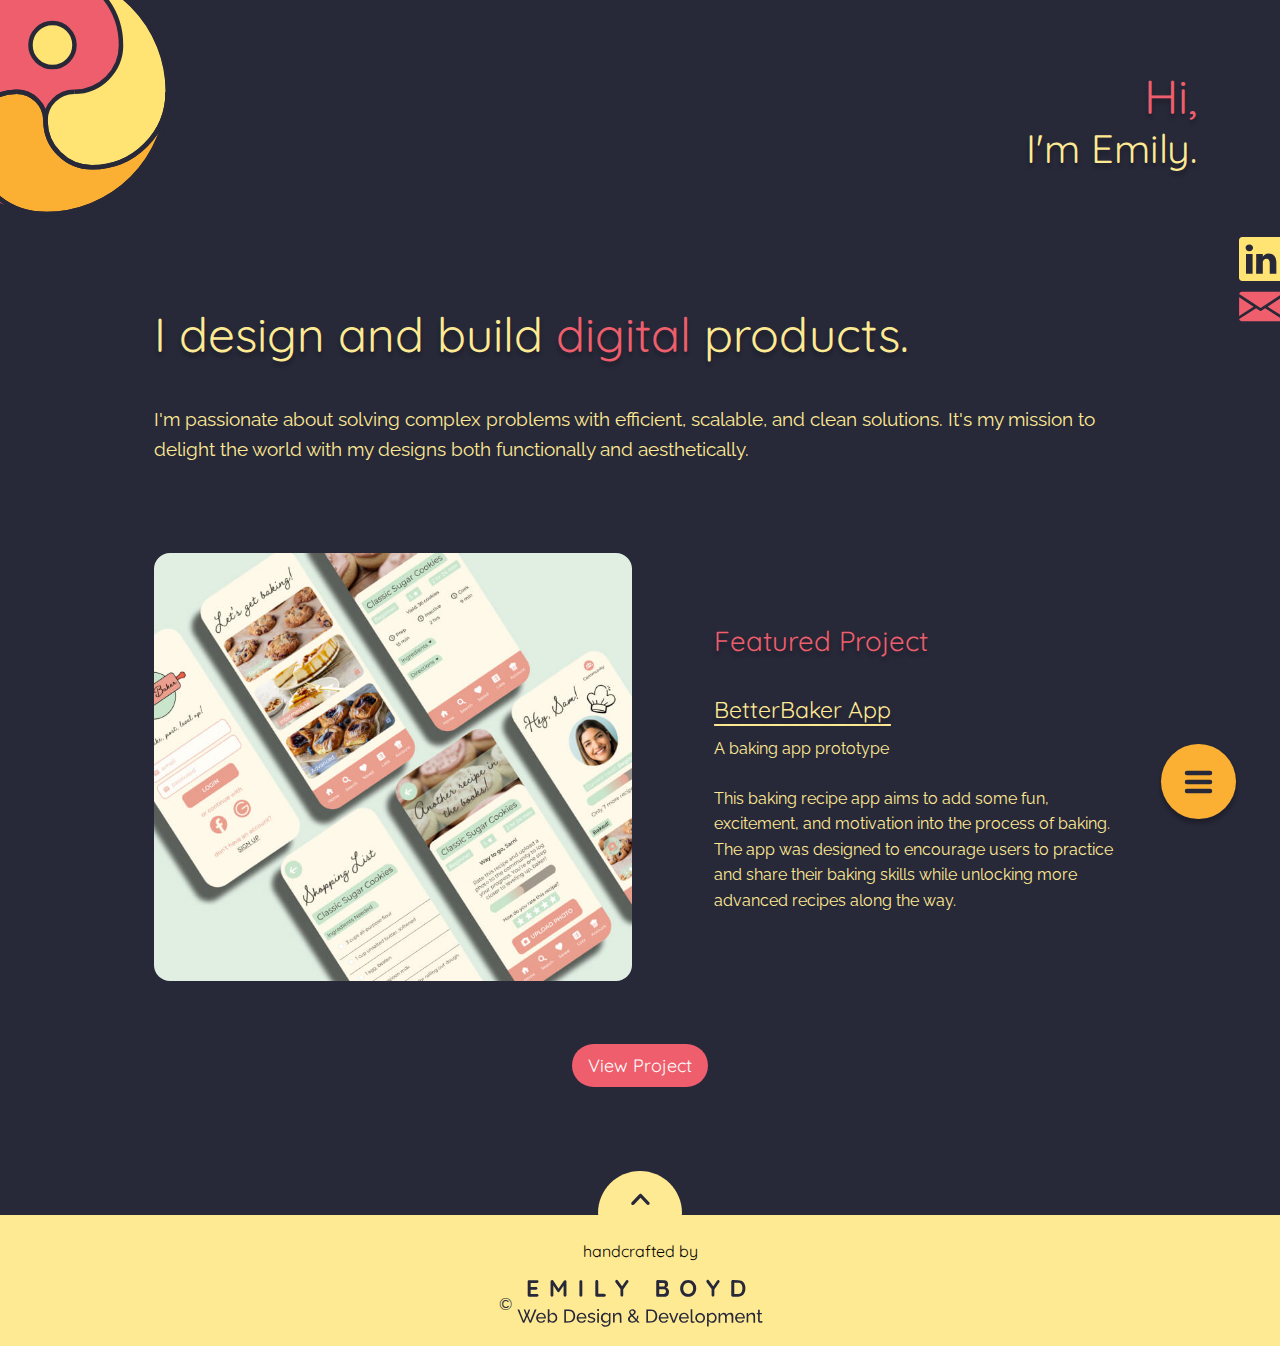
<file: index.html>
<!DOCTYPE html>
<html lang="en">
    <head>
        <meta charset="UTF-8" />
        <meta http-equiv="X-UA-Compatible" content="IE=edge" />
        <meta name="viewport" content="width=device-width, initial-scale=1.0" />
        <meta name="robots" content="all" />
        <meta name="description" content="Emily Boyd's Web Design and Development Portfolio" />
        <meta name="author" content="Emily Boyd" />
        <meta name="geo.region" content="CA-BC" />
        <meta name="geo.placename" content="Vancouver" />
        <meta property="og:type" content="website" />
        <meta property="og:title" content="Emily Boyd's Web Design and Development Portfolio" />
        <meta property="og:description" content="I am a web designer and developer with a passion for creating beautiful, functional designs and responsive websites. Check out my portfolio and get in touch!"/>
        <meta property="og:url" content="https://emily-boyd.com/"/>
        <meta property="og:image" content="images/emily-boyd-logo.svg"/>
        <meta property="og:image:width" content="1200"/>
        <meta property="og:image:height" content="630"/>
        <meta name="twitter:card" content="summary_large_image" />
        <meta name="twitter:description" content="I am a web designer and developer with a passion for creating beautiful, functional designs and responsive websites. Check out my portfolio and get in touch!"/>
        <meta name="twitter:image" content="images/emily-boyd-logo.svg" />
        <meta name="twitter:image:alt" content="Emily Boyd Web Design and Development" />
        <link rel="icon" type="image/svg" sizes="16x16" href="images/favicon-16x16.svg"/>
        <link rel="icon" type="image/svg" sizes="32x32" href="images/favicon-32x32.svg"/>
        <link rel="icon" type="image/svg" sizes="48x48" href="images/favicon-48x48.svg"/>
        <link rel="icon" type="image/svg" sizes="64x64" href="images/favicon-64x64.svg"/>
        <link rel="preconnect" href="https://fonts.googleapis.com" />
        <link rel="preconnect" href="https://fonts.gstatic.com" crossorigin />
        <link href="https://fonts.googleapis.com/css2?family=Quicksand:wght@600;700&family=Raleway:wght@400;600&display=swap" rel="stylesheet" />
        <script src="https://ajax.googleapis.com/ajax/libs/jquery/3.6.4/jquery.min.js"></script>
        <link rel="stylesheet" href="styles/reset.css" />
        <link rel="stylesheet" href="styles/main.css?v=1" />
        <link rel="stylesheet" href="styles/tablet.css">
        <link rel="stylesheet" href="styles/desktop.css">
        <title>Emily Boyd | Web Design & Development | Portfolio</title>
    </head>
    <body>
        <div class="site-header__logo">
            <a href=""><img class="site-header__logo-img js-move-right" src="images/final-colour-logo-notext.svg" alt="Emily Boyd logo" /></a>
        </div>
        <header class="site-header">
            <div class="site-header__menu-btn--open">
                <a href=""><img class="js-menu-open" src="images/menu-button-open.svg" alt="Open Menu" /></a>
            </div>
            <div class="site-header__wrapper">
                <div class="menu-opened desktop-menu">
                    <div class="menu-opened__logo">
                        <img class="menu-opened__logo-img js-move-right" src="images/final-colour-logo-notext.svg" alt="Emily Boyd logo" />
                    </div>
                    <div class="site-header__logo-type-container">
                        <img class="site-header__logo-type" src="images/logo-type-yellow.svg" alt="">
                    </div>
                    <nav class="site-header__menu">
                        <ul class="menu-items js-menu-items">
                            <li class="menu-item menu-item1"><a class="underline-transition__home active" href="index.html">Home</a></li>
                            <li class="menu-item menu-item2"><a class="underline-transition__about" href="about.html">About</a></li>
                            <li class="menu-item menu-item3"><a class="underline-transition__uxui" href="uxui.html">UX/UI</a></li>
                            <li class="menu-item menu-item4"><a class="underline-transition__dev" href="#">Dev</a></li>
                        </ul>
                    </nav>
                    <div class="site-header__menu-btn--close">
                        <a href="#" class="js-close"><img class="js-menu-close" src="images/menu-button-close.svg" alt="Close Menu"></a>
                    </div>
                </div>
            </div>
        </header>
        <main>
            <div class="site-wrapper intro">
                <h2 class="intro__text">
                    <span class="pink hi xlrg-text">Hi, </span>
                    <br />
                    <span class="logo-yellow emily lrg-text">I'm Emily.</span>
                </h2>
            </div>
            <div class="linkedin">
                <a href="https://www.linkedin.com/in/emily-boyd-6b3a29255/" target="_blank">
                    <img class="linkedin__img" src="images/linkedin.svg" alt="LinkedIn Profile Link" />
                </a>
            </div>
            <div class="email">
                <a href="mailto:emilyllboyd@gmail.com">
                    <img class="email__img" src="images/email-icon.svg" alt="Email Me" />
                </a>
            </div>
            <div class="site-wrapper">
                <section class="overview">
                    <h1 class="logo-yellow">I design and build <span class="pink">digital</span> products.</h1>
                    <p class="overview__p">I&apos;m passionate about solving complex problems with efficient, scalable, and clean solutions. It&apos;s my mission to delight the world with my designs both functionally and aesthetically.</p>
                </section>
                <section class="featured-project">
                    <div class="featured-project__header">
                        <h2 class="pink">Featured Project</h2>
                        <a href="betterbaker.html"><h3 class="logo-yellow underline">BetterBaker App</h3></a>
                        <p>A baking app prototype</p>
                    </div>
                    <a class="featured-project__image" href="betterbaker.html">
                        <picture>
                            <img src="images/uxui-betterbaker.jpg" alt="BetterBaker App Mockup" />
                        </picture>
                    </a>
                    <div class="featured-project__description">
                        <p>This baking recipe app aims to add some fun, excitement, and motivation into the process of baking. The app was designed to encourage users to practice and share their baking skills while unlocking more advanced recipes along the way.</p>
                    </div>
                </section>
                <div class="view-project">
                    <a class="project__button" href="betterbaker.html">View Project</a>
                </div>
            </div>
        </main>
        <footer class="site-footer">
            <div class="return-top">
                <a href="#top"><img class="return-top" src="images/return-top.svg" alt="Return To Top" /></a>
            </div>
            <div class="site-footer__content">
                <h4>handcrafted by</h4>
                <div class="site-footer__copyright">
                    <p class="copyright">&copy;</p>
                    <img src="images/logo-type-dark.svg" alt="" />
                </div>
            </div>
        </footer>
        <script src="scripts/main.js"></script>
    </body>
</html>
</file>
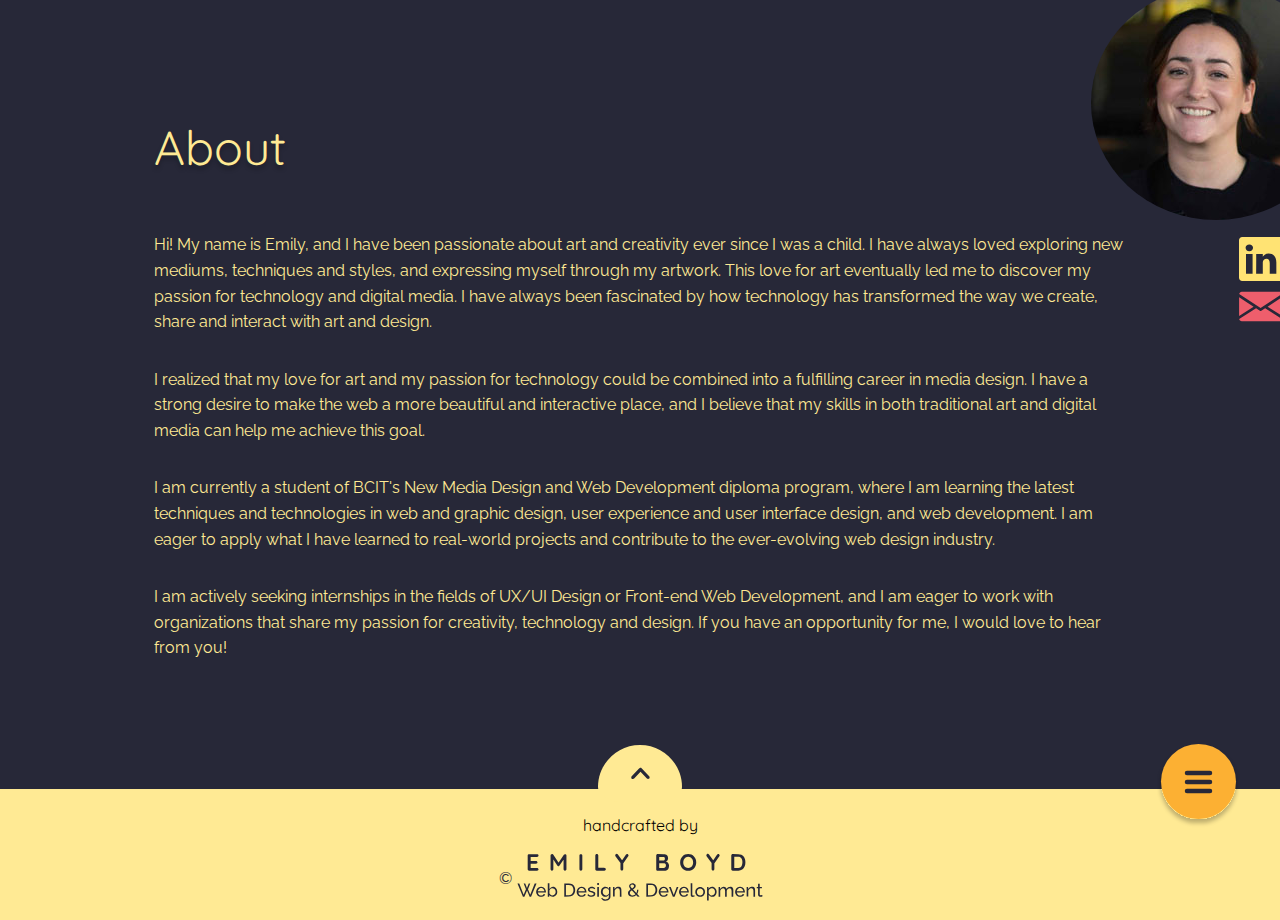
<file: about.html>
<!DOCTYPE html>
<html lang="en">
    <head>
        <meta charset="UTF-8" />
        <meta http-equiv="X-UA-Compatible" content="IE=edge" />
        <meta name="viewport" content="width=device-width, initial-scale=1.0" />
        <meta name="robots" content="all" />
        <meta name="description" content="Emily Boyd's Web Design and Development Portfolio" />
        <meta name="author" content="Emily Boyd" />
        <meta name="geo.region" content="CA-BC" />
        <meta name="geo.placename" content="Vancouver" />
        <meta property="og:type" content="website" />
        <meta property="og:title" content="Emily Boyd's Web Design and Development Portfolio" />
        <meta property="og:description" content="I am a web designer and developer with a passion for creating beautiful, functional designs and responsive websites. Check out my portfolio and get in touch!"/>
        <meta property="og:url" content="https://emily-boyd.com/"/>
        <meta property="og:image" content="images/emily-boyd-logo.svg"/>
        <meta property="og:image:width" content="1200"/>
        <meta property="og:image:height" content="630"/>
        <meta name="twitter:card" content="summary_large_image" />
        <meta name="twitter:description" content="I am a web designer and developer with a passion for creating beautiful, functional designs and responsive websites. Check out my portfolio and get in touch!"/>
        <meta name="twitter:image" content="images/emily-boyd-logo.svg" />
        <meta name="twitter:image:alt" content="Emily Boyd Web Design and Development" />
        <link rel="icon" type="image/svg" sizes="16x16" href="images/favicon-16x16.svg"/>
        <link rel="icon" type="image/svg" sizes="32x32" href="images/favicon-32x32.svg"/>
        <link rel="icon" type="image/svg" sizes="48x48" href="images/favicon-48x48.svg"/>
        <link rel="icon" type="image/svg" sizes="64x64" href="images/favicon-64x64.svg"/>
        <link rel="preconnect" href="https://fonts.googleapis.com" />
        <link rel="preconnect" href="https://fonts.gstatic.com" crossorigin />
        <link href="https://fonts.googleapis.com/css2?family=Quicksand:wght@600;700&family=Raleway:wght@400;600&display=swap" rel="stylesheet" />
        <script src="https://ajax.googleapis.com/ajax/libs/jquery/3.6.4/jquery.min.js"></script>
        <link rel="stylesheet" href="styles/reset.css" />
        <link rel="stylesheet" href="styles/main.css?v=1" />
        <link rel="stylesheet" href="styles/tablet.css">
        <link rel="stylesheet" href="styles/desktop.css">
        <title>About Emily</title>
    </head>
    <body>
        <header class="site-header">
            <div class="site-header__wrapper">
                <div class="site-header__menu-btn--open">
                    <a href=""><img class="js-menu-open" src="images/menu-button-open.svg" alt="Open Menu" /></a>
                </div>
                <div class="menu-opened">
                    <div class="menu-opened__logo">
                        <a href="index.html"><img class="menu-opened__logo-img js-move-right" src="images/final-colour-logo-notext.svg" alt="Emily Boyd logo" /></a>
                    </div>
                    <div class="site-header__logo-type-container">
                        <img class="site-header__logo-type" src="images/logo-type-yellow.svg" alt="">
                    </div>
                    <nav class="site-header__menu" data-open="0">
                        <ul class="menu-items js-menu-items">
                            <li class="menu-item menu-item1"><a class="underline-transition__home active" href="index.html">Home</a></li>
                            <li class="menu-item menu-item2"><a class="underline-transition__about" href="about.html">About</a></li>
                            <li class="menu-item menu-item3"><a class="underline-transition__uxui" href="uxui.html">UX/UI</a></li>
                            <li class="menu-item menu-item4"><a class="underline-transition__dev" href="#">Dev</a></li>
                        </ul>
                    </nav>
                    <div class="site-header__menu-btn--close">
                        <a href="#" class="js-close"><img class="js-menu-close" src="images/menu-button-close.svg" alt="Close Menu"></a>
                    </div>
                </div>
            </div>
        </header>
        <main class="about">
            <div class="linkedin">
                <a href="https://www.linkedin.com/in/emily-boyd-6b3a29255/" target="_blank">
                    <img class="linkedin__img" src="images/linkedin.svg" alt="LinkedIn Profile Link" />
                </a>
            </div>
            <div class="email">
                <a href="mailto:emilyllboyd@gmail.com">
                    <img class="email__img" src="images/email-icon.svg" alt="Email Me" />
                </a>
            </div>
            <div class="desktop-container">
                <div class="profile">
                    <picture class="profile__img-container">
                        <source media="(min-width: 1400px)" srcset="images/emily-img-lrg.jpg">
                        <source media="(min-width: 834px)" srcset="images/emily-img-med.jpg">
                        <img class="profile__img" src="images/emily-img-sml.jpg" alt="Emily's Profile image" />
                    </picture>
                </div>
                <div class="site-wrapper">
                    <section class="about__info">
                        <h1>About</h1>
                        <p>Hi! My name is Emily, and I have been passionate about art and creativity ever since I was a child. I have always loved exploring new mediums, techniques and styles, and expressing myself through my artwork. This love for art eventually led me to discover my passion for technology and digital media. I have always been fascinated by how technology has transformed the way we create, share and interact with art and design.</p>
                        <p>I realized that my love for art and my passion for technology could be combined into a fulfilling career in media design. I have a strong desire to make the web a more beautiful and interactive place, and I believe that my skills in both traditional art and digital media can help me achieve this goal.</p>
                        <p>I am currently a student of BCIT's New Media Design and Web Development diploma program, where I am learning the latest techniques and technologies in web and graphic design, user experience and user interface design, and web development. I am eager to apply what I have learned to real-world projects and contribute to the ever-evolving web design industry.</p>
                        <p>I am actively seeking internships in the fields of UX/UI Design or Front-end Web Development, and I am eager to work with organizations that share my passion for creativity, technology and design. If you have an opportunity for me, I would love to hear from you!</p>
                    </section>
                </div>
            </div>
            <footer class="site-footer">
                <div class="return-top">
                    <a href="#top"><img class="return-top" src="images/return-top.svg" alt="Return To Top" /></a>
                </div>
                <div class="site-footer__content">
                    <h4>handcrafted by</h4>
                    <div class="site-footer__copyright">
                        <p class="copyright">&copy;</p>
                        <img src="images/logo-type-dark.svg" alt="" />
                    </div>
                </div>
            </footer>
        </main>
        <script src="scripts/main.js"></script>
    </body>
</html>
</file>
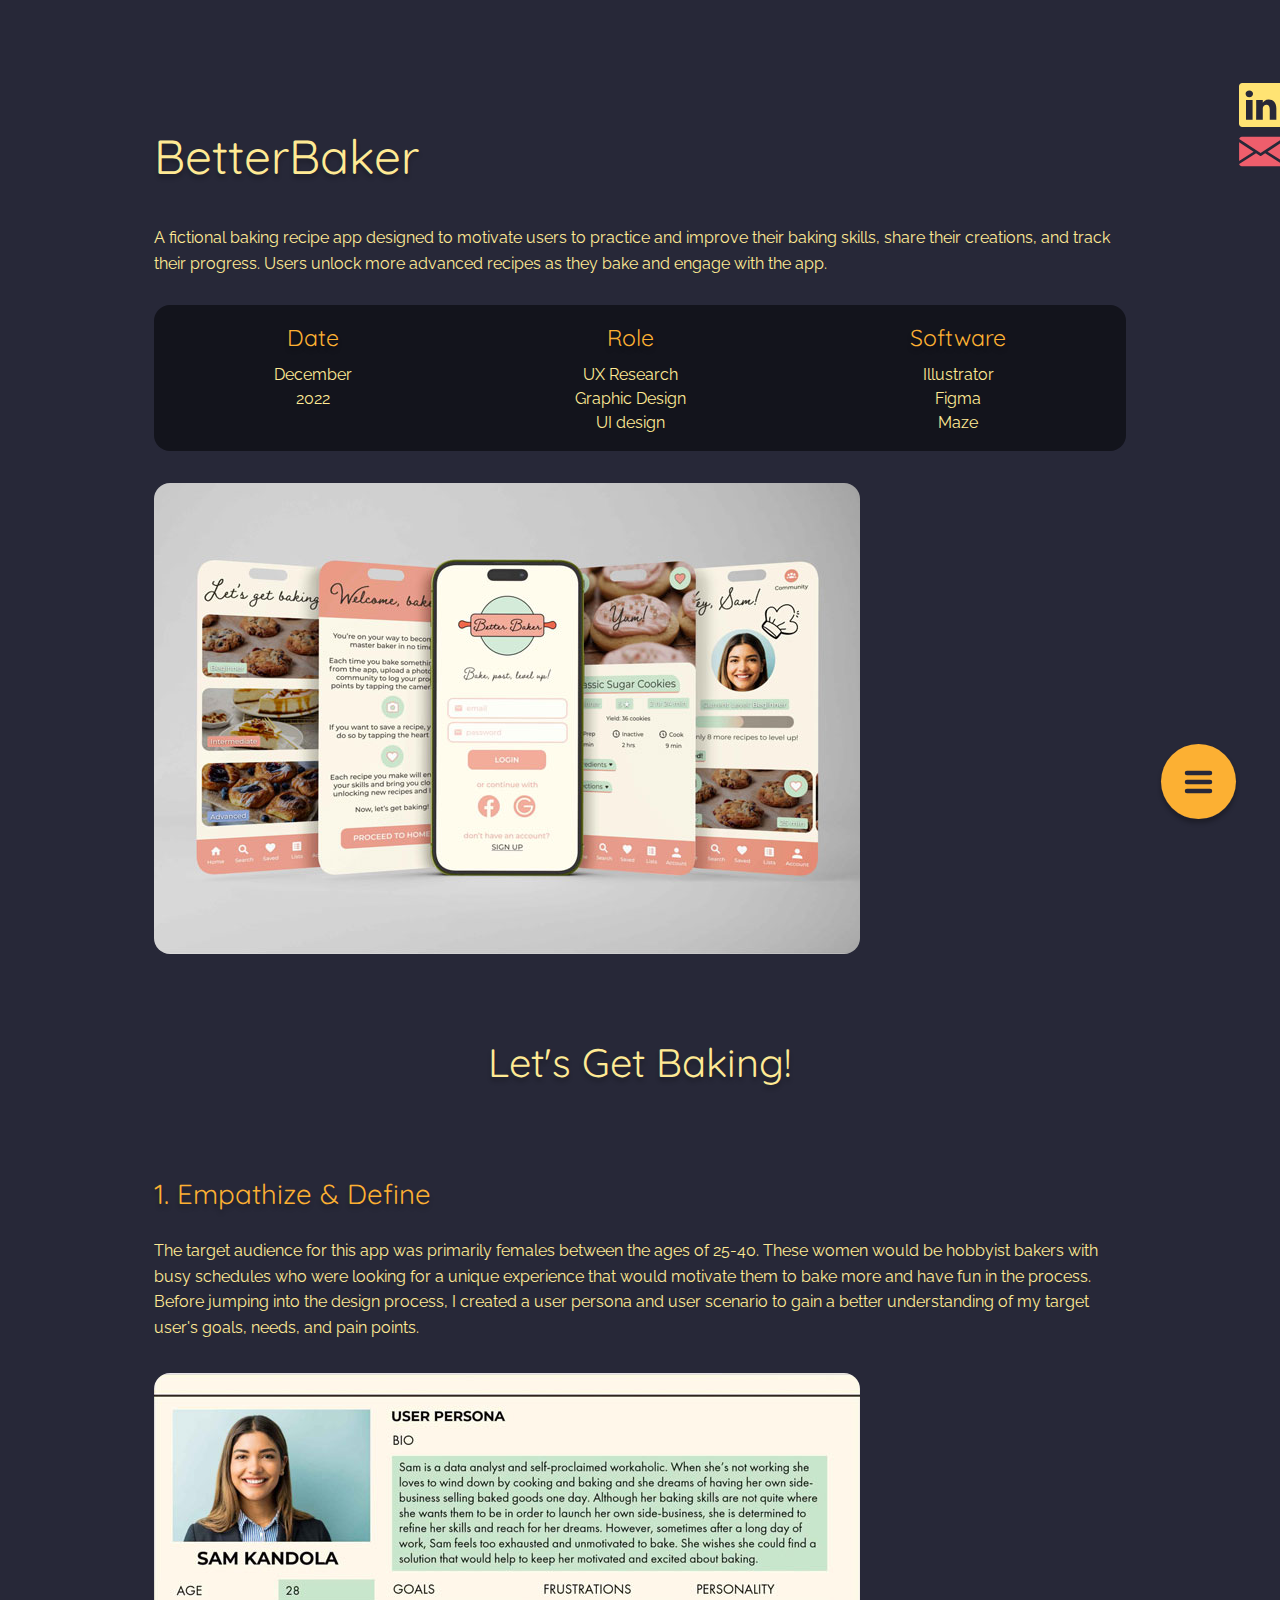
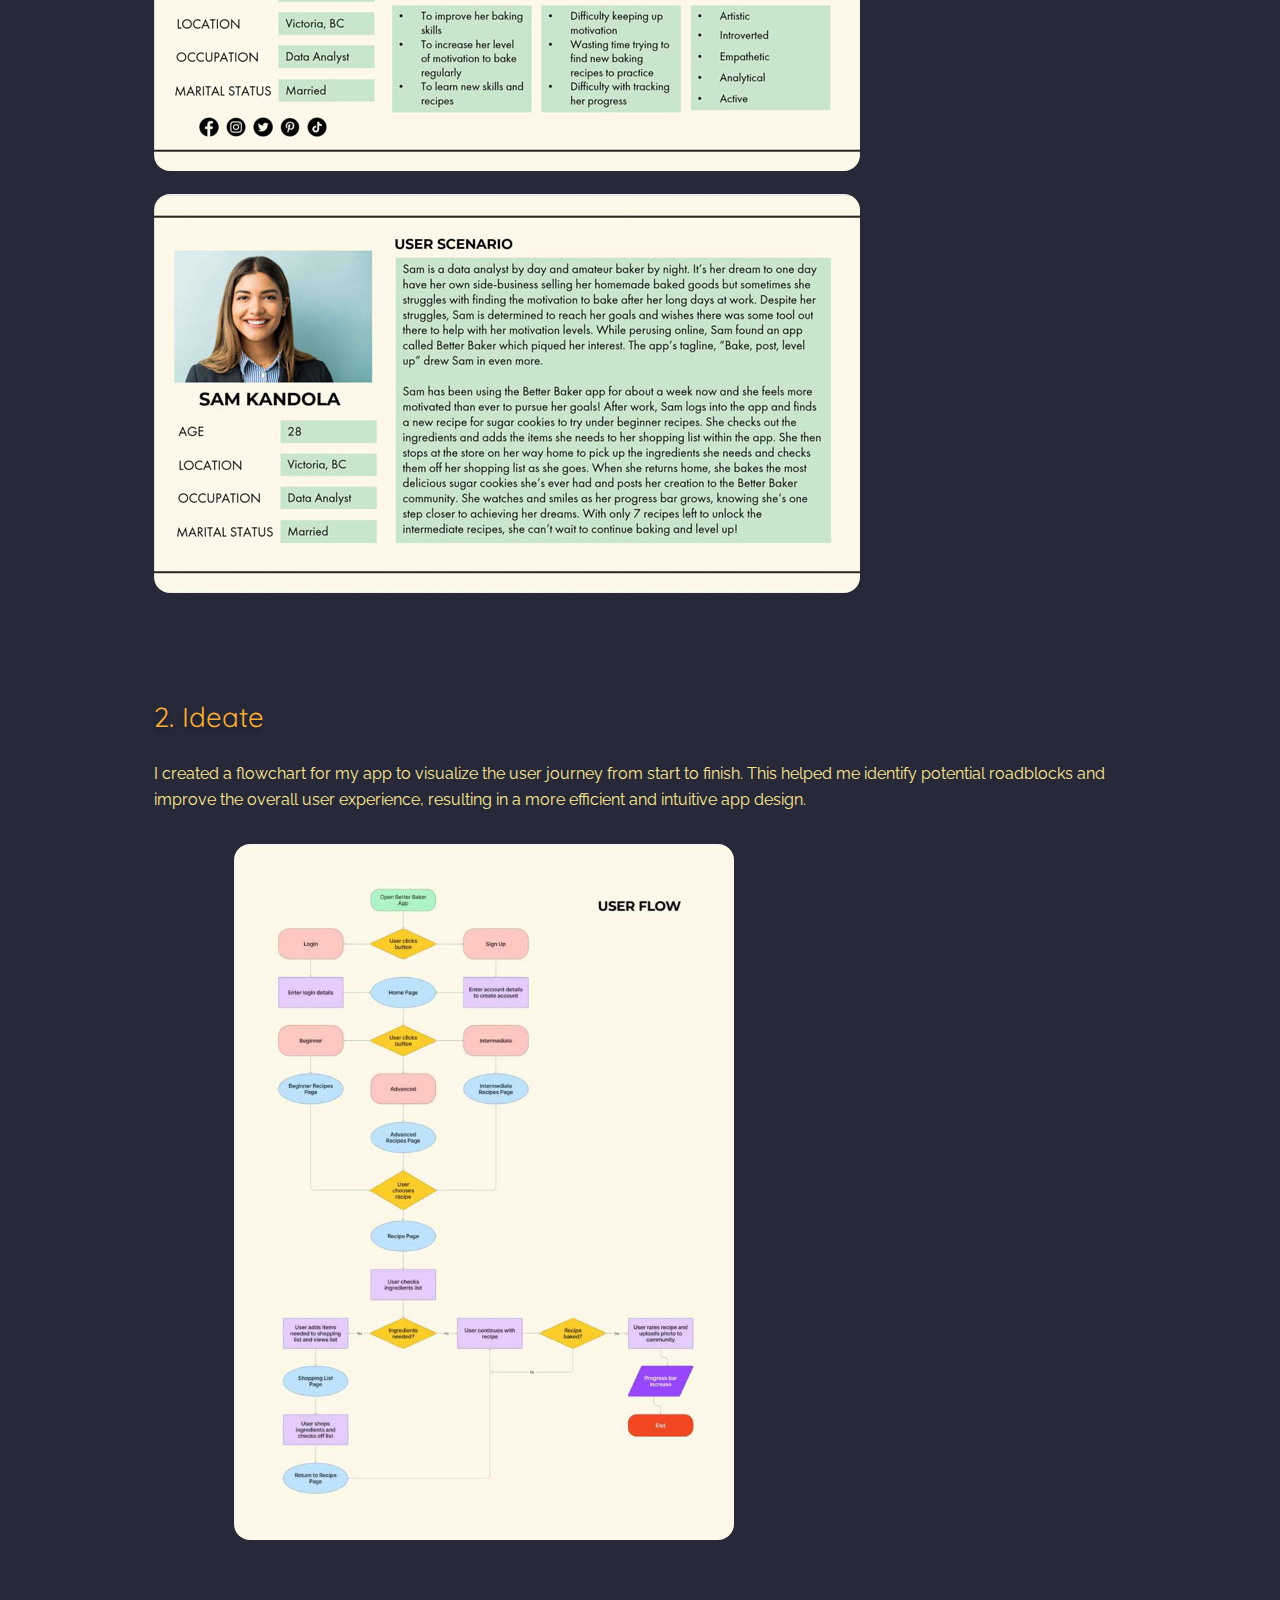
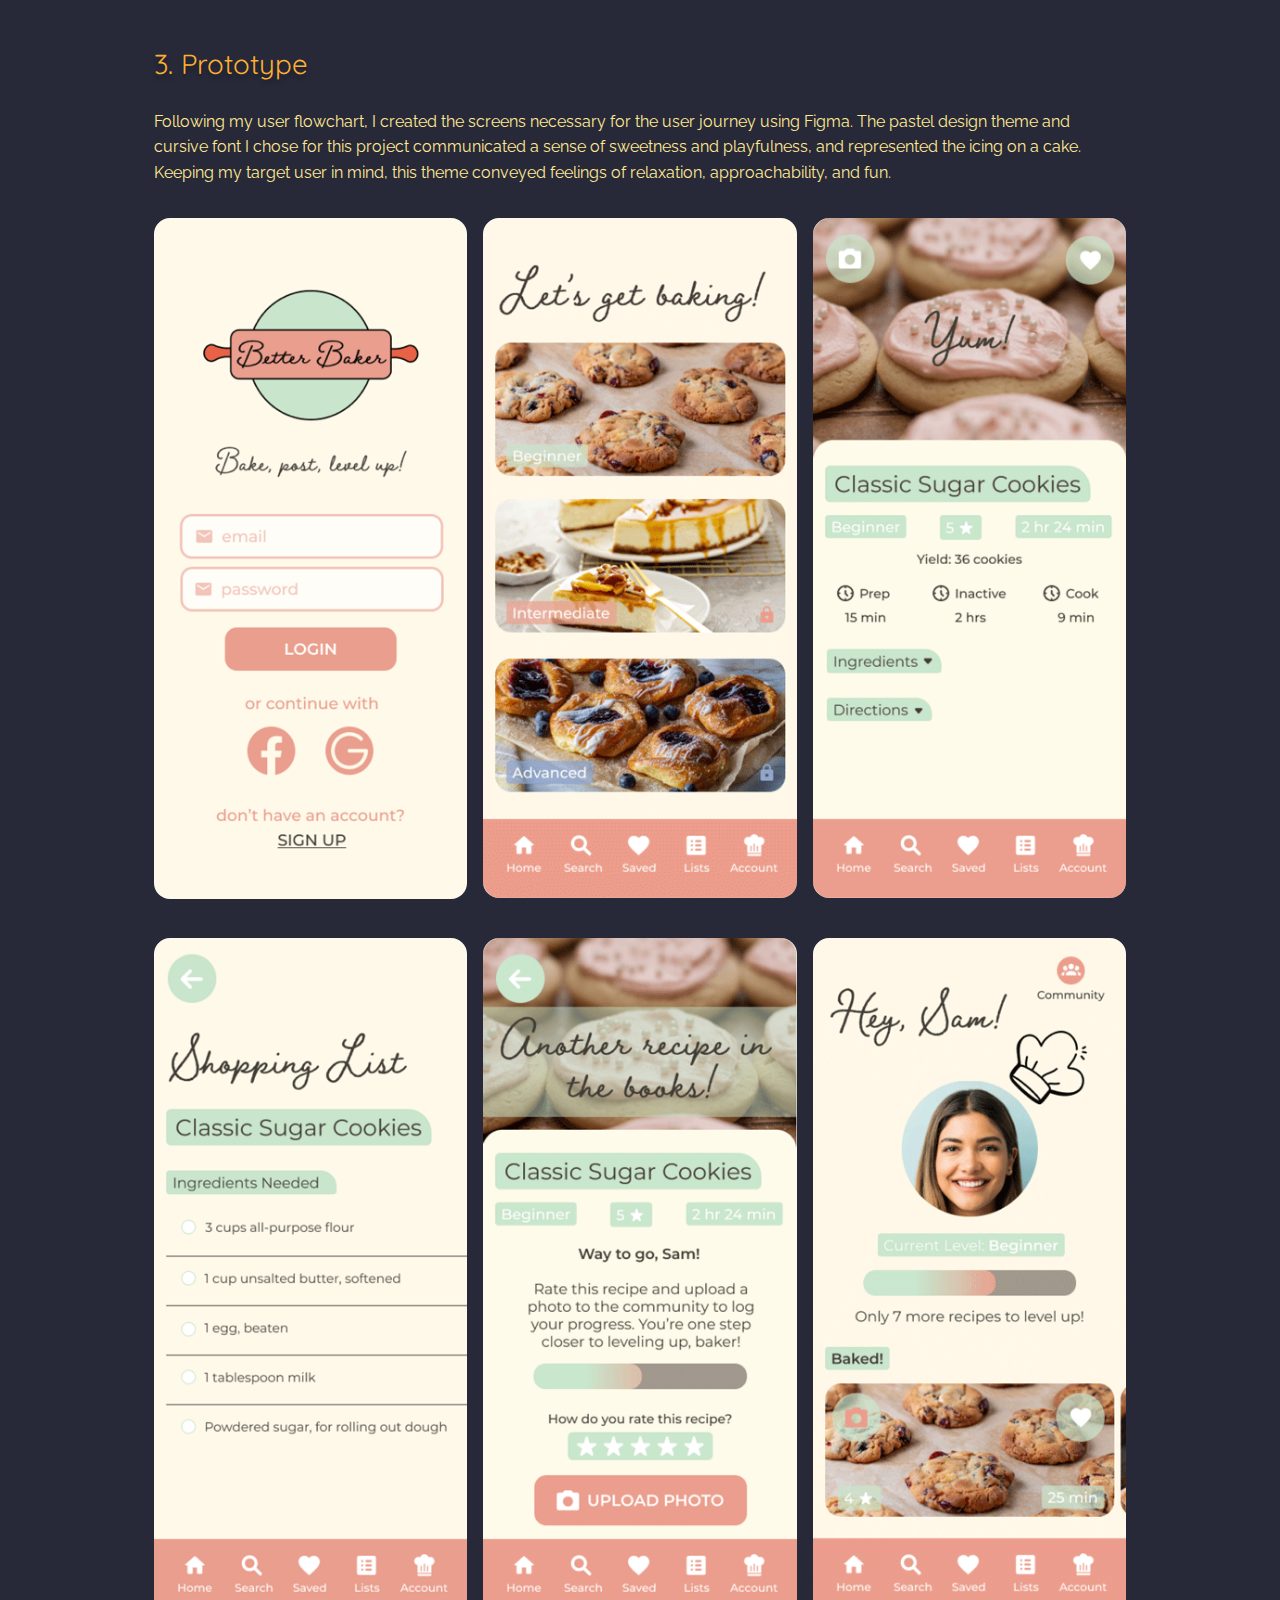
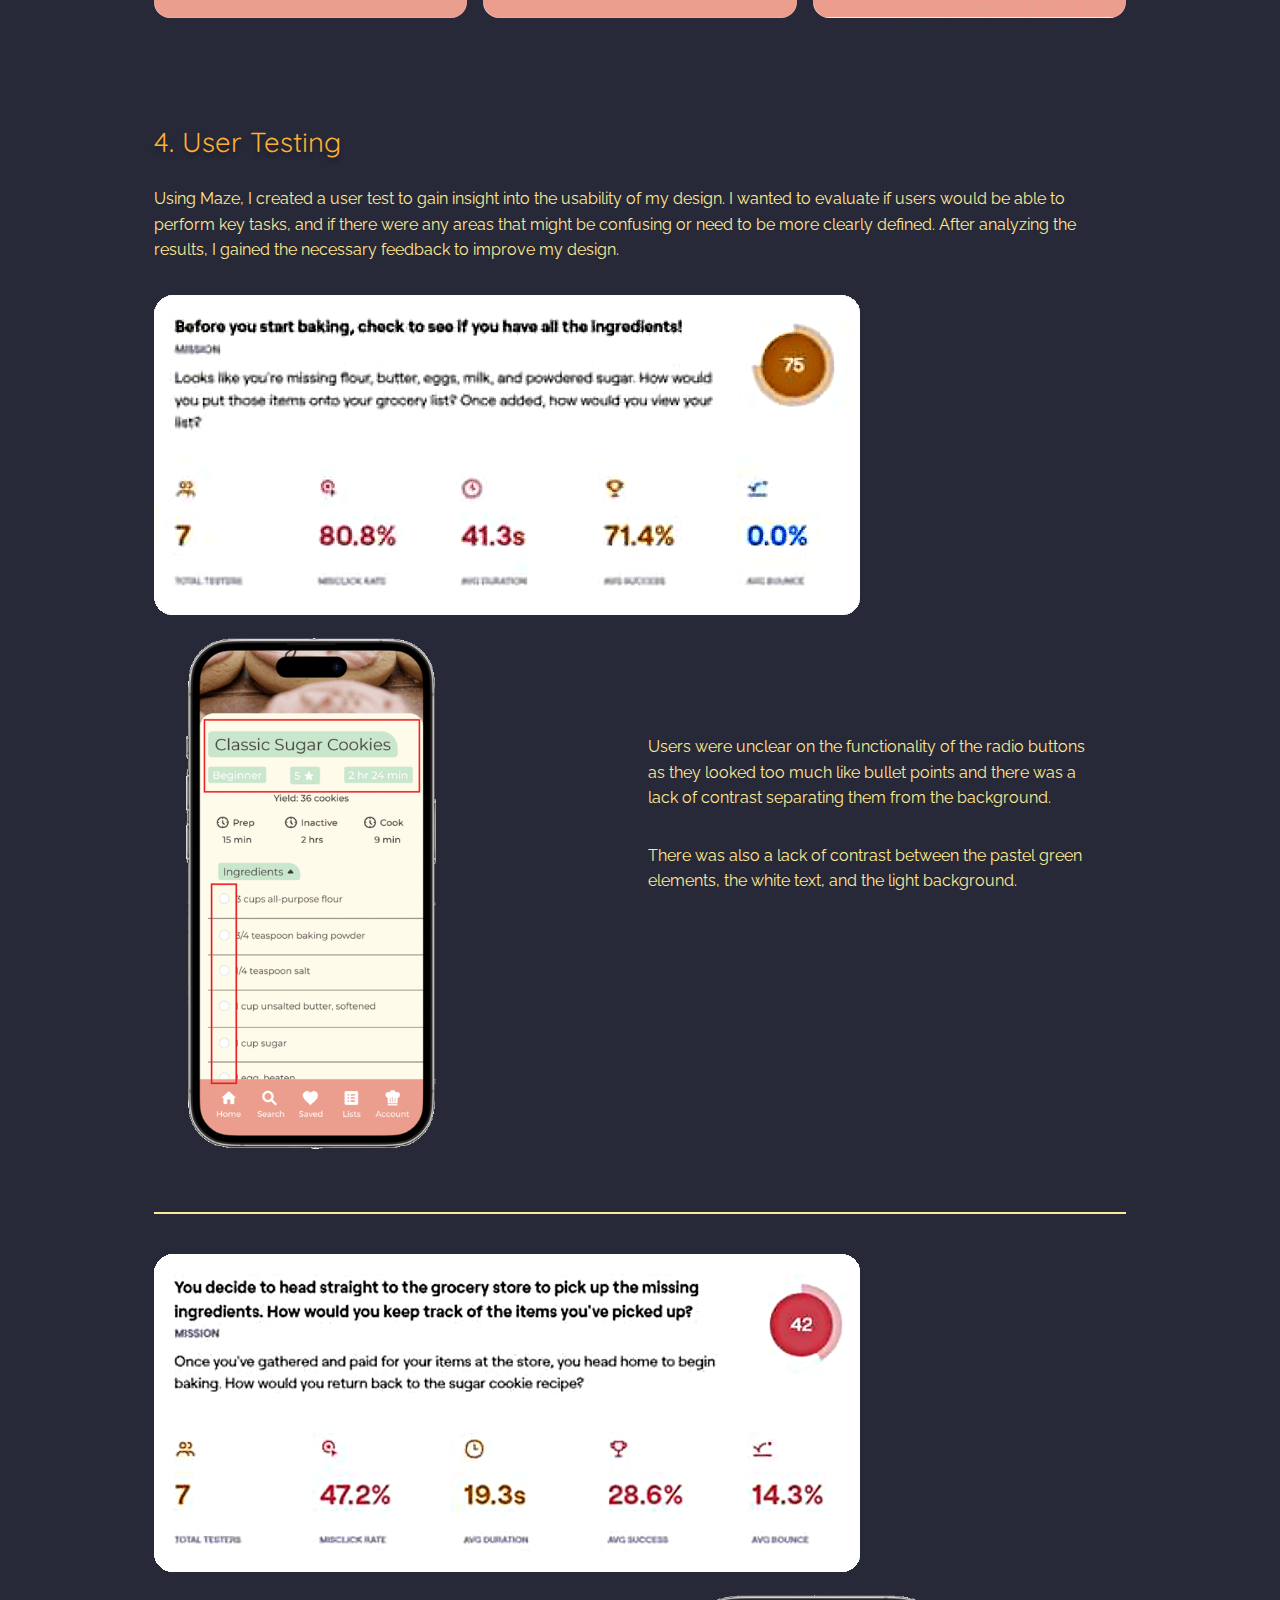
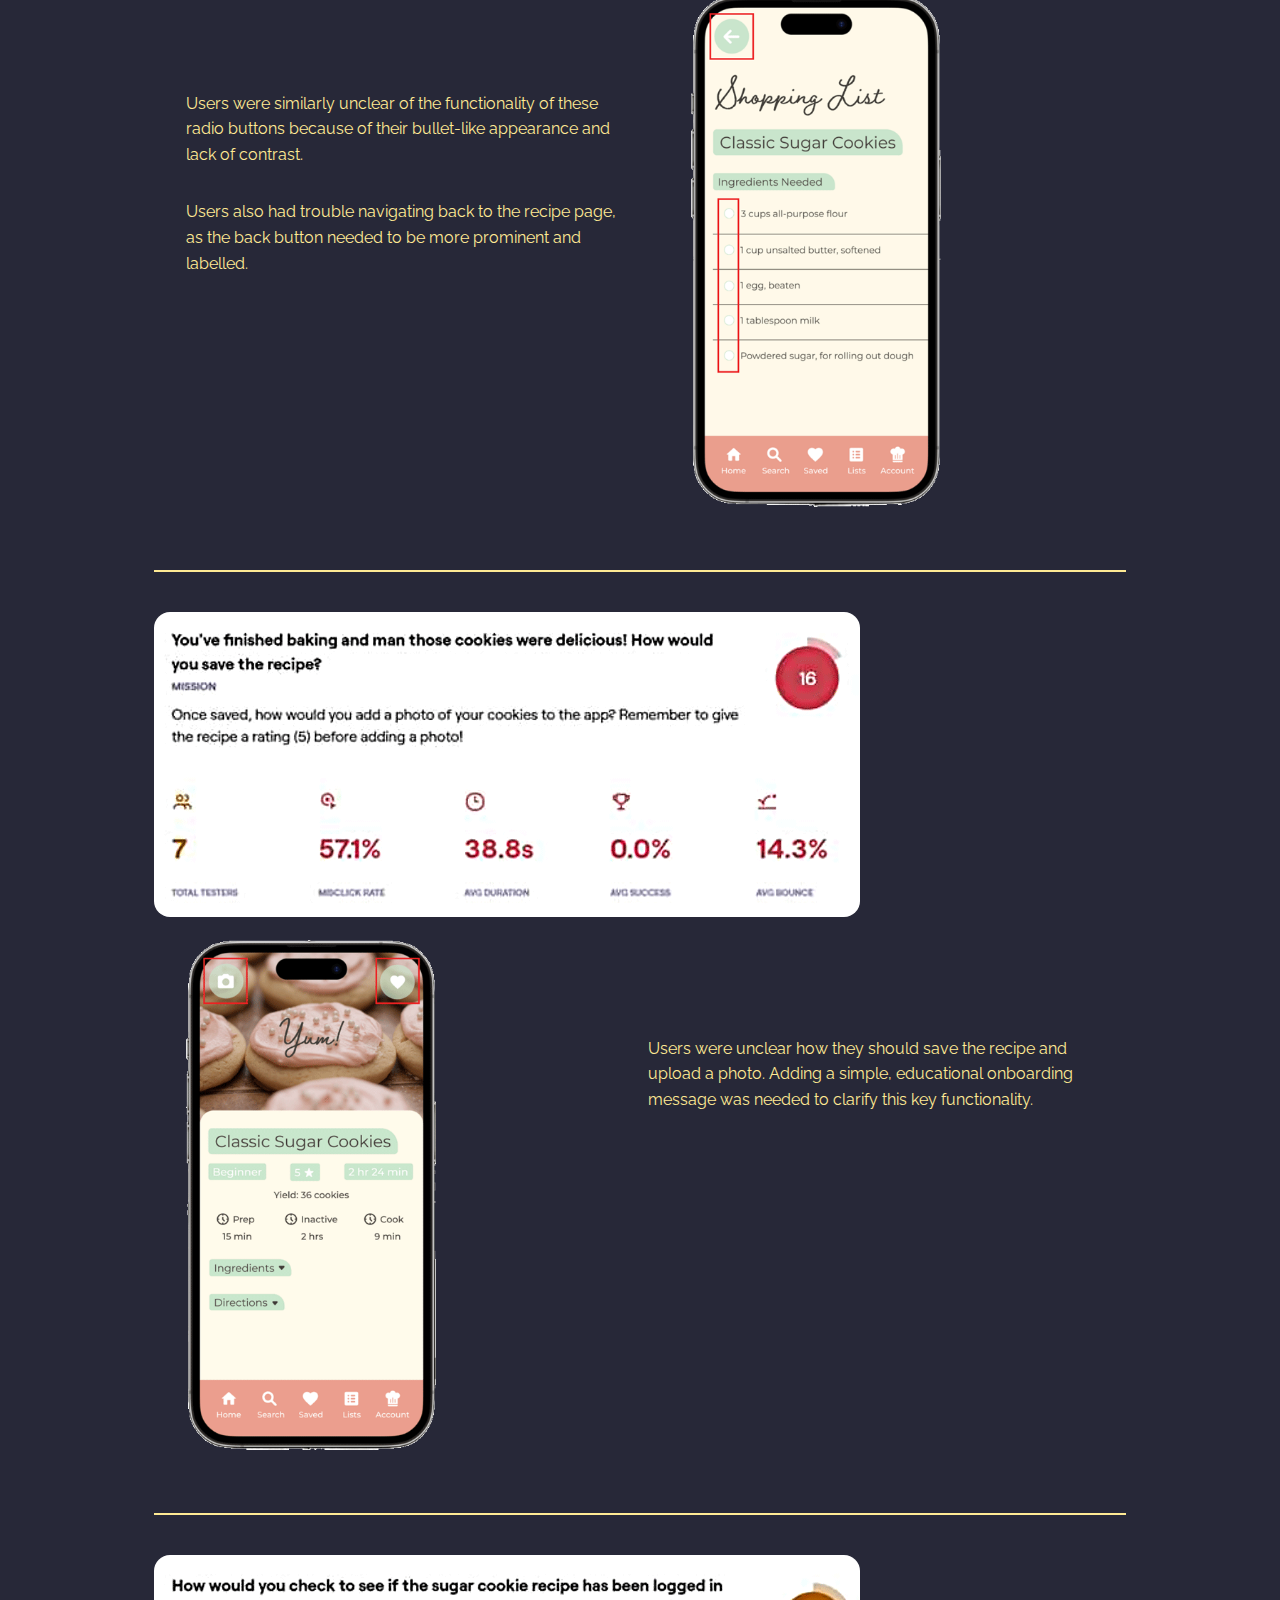
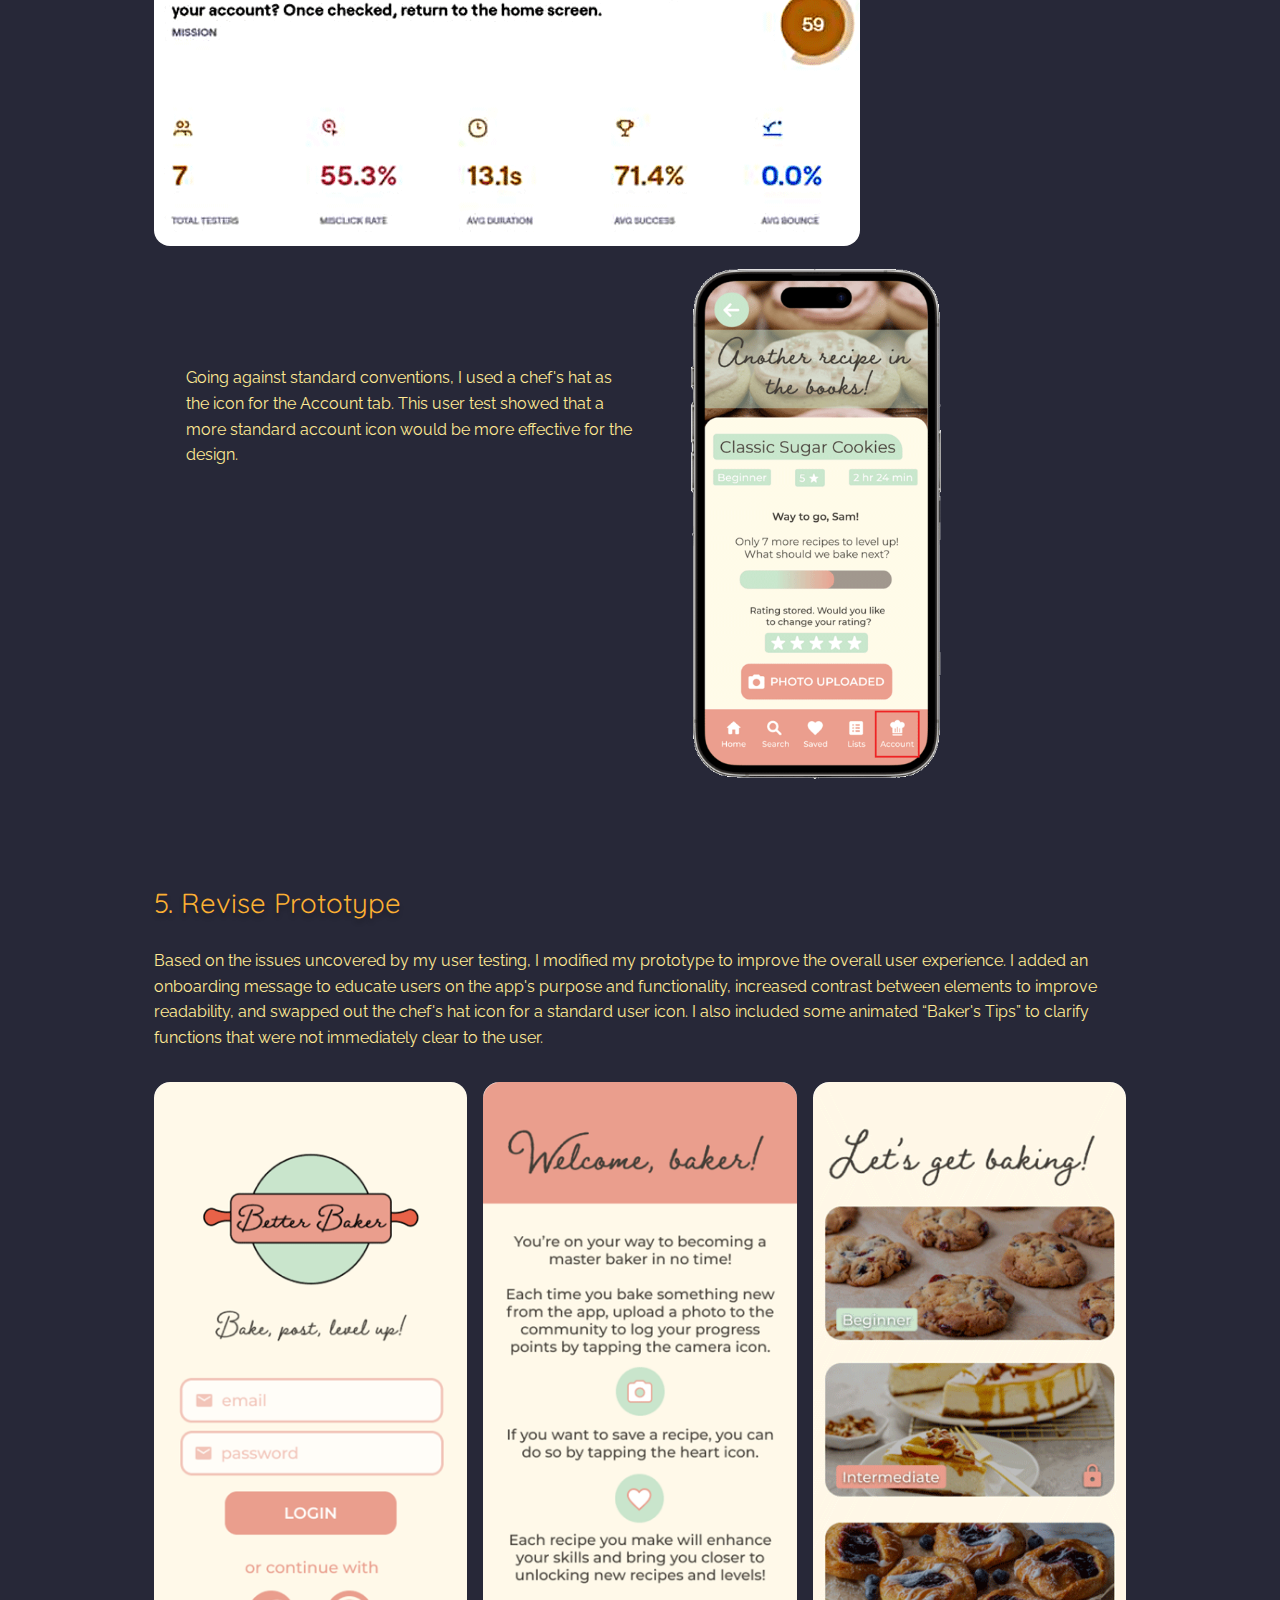
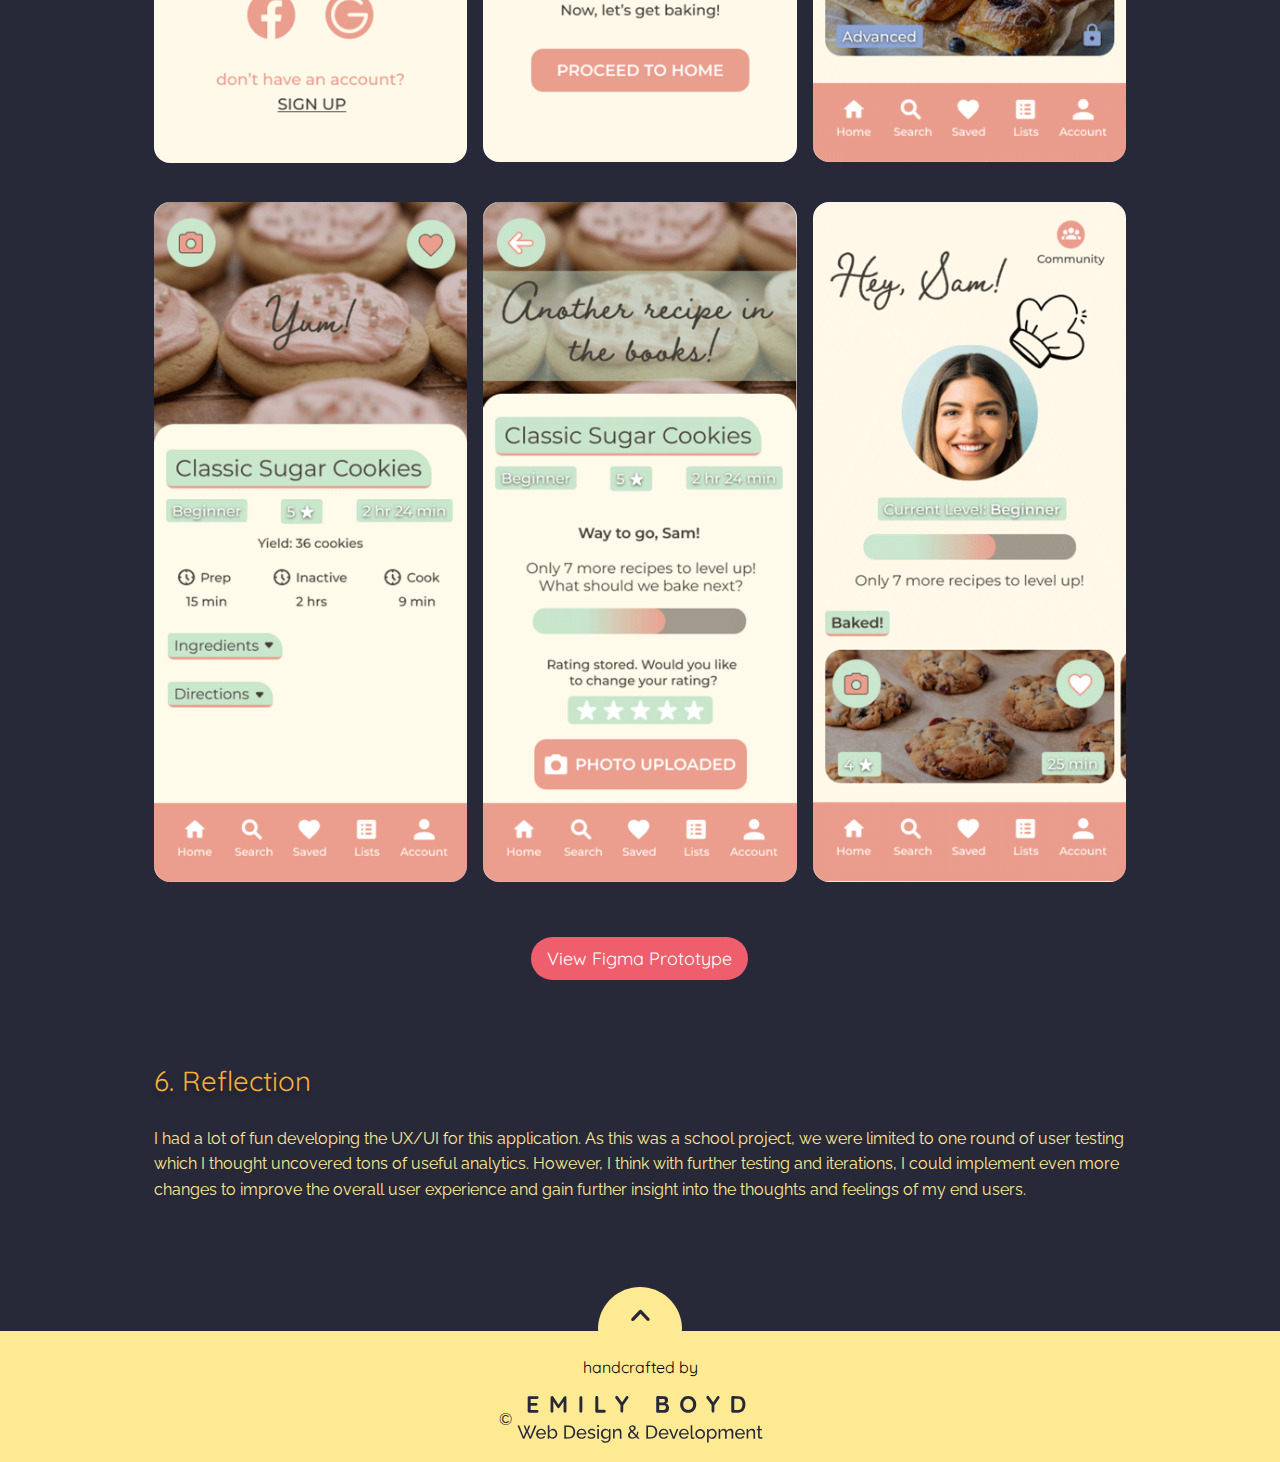
<file: betterbaker.html>
<!DOCTYPE html>
<html lang="en">
    <head>
        <meta charset="UTF-8" />
        <meta http-equiv="X-UA-Compatible" content="IE=edge" />
        <meta name="viewport" content="width=device-width, initial-scale=1.0" />
        <meta name="robots" content="all" />
        <meta name="description" content="Emily Boyd's Web Design and Development Portfolio" />
        <meta name="author" content="Emily Boyd" />
        <meta name="geo.region" content="CA-BC" />
        <meta name="geo.placename" content="Vancouver" />
        <meta property="og:type" content="website" />
        <meta property="og:title" content="Emily Boyd's Web Design and Development Portfolio" />
        <meta property="og:description" content="I am a web designer and developer with a passion for creating beautiful, functional designs and responsive websites. Check out my portfolio and get in touch!"/>
        <meta property="og:url" content="https://emily-boyd.com/"/>
        <meta property="og:image" content="images/emily-boyd-logo.svg"/>
        <meta property="og:image:width" content="1200"/>
        <meta property="og:image:height" content="630"/>
        <meta name="twitter:card" content="summary_large_image" />
        <meta name="twitter:description" content="I am a web designer and developer with a passion for creating beautiful, functional designs and responsive websites. Check out my portfolio and get in touch!"/>
        <meta name="twitter:image" content="images/emily-boyd-logo.svg" />
        <meta name="twitter:image:alt" content="Emily Boyd Web Design and Development" />
        <link rel="icon" type="image/svg" sizes="16x16" href="images/favicon-16x16.svg"/>
        <link rel="icon" type="image/svg" sizes="32x32" href="images/favicon-32x32.svg"/>
        <link rel="icon" type="image/svg" sizes="48x48" href="images/favicon-48x48.svg"/>
        <link rel="icon" type="image/svg" sizes="64x64" href="images/favicon-64x64.svg"/>
        <link rel="preconnect" href="https://fonts.googleapis.com" />
        <link rel="preconnect" href="https://fonts.gstatic.com" crossorigin />
        <link href="https://fonts.googleapis.com/css2?family=Quicksand:wght@600;700&family=Raleway:wght@400;600&display=swap" rel="stylesheet" />
        <script src="https://ajax.googleapis.com/ajax/libs/jquery/3.6.4/jquery.min.js"></script>
        <link rel="stylesheet" href="styles/reset.css" />
        <link rel="stylesheet" href="styles/main.css?v=1" />
        <link rel="stylesheet" href="styles/tablet.css">
        <link rel="stylesheet" href="styles/desktop.css">
        <title>BetterBaker App</title>
    </head>
    <body>
        <header class="site-header">
            <div class="site-header__wrapper">
                <div class="site-header__menu-btn--open">
                    <a href=""><img class="js-menu-open" src="images/menu-button-open.svg" alt="Open Menu" /></a>
                </div>
                <div class="menu-opened">
                    <div class="menu-opened__logo">
                        <a href="index.html"><img class="menu-opened__logo-img js-move-right" src="images/final-colour-logo-notext.svg" alt="Emily Boyd logo" /></a>
                    </div>
                    <div class="site-header__logo-type-container">
                        <img class="site-header__logo-type" src="images/logo-type-yellow.svg" alt="">
                    </div>
                    <nav class="site-header__menu" data-open="0">
                        <ul class="menu-items js-menu-items">
                            <li class="menu-item menu-item1"><a class="underline-transition__home" href="index.html">Home</a></li>
                            <li class="menu-item menu-item2"><a class="underline-transition__about" href="about.html">About</a></li>
                            <li class="menu-item menu-item3"><a class="underline-transition__uxui" href="uxui.html">UX/UI</a></li>
                            <li class="menu-item menu-item4"><a class="underline-transition__dev" href="#">Dev</a></li>
                        </ul>
                    </nav>
                    <div class="site-header__menu-btn--close">
                        <a href="#" class="js-close"><img class="js-menu-close" src="images/menu-button-close.svg" alt="Close Menu"></a>
                    </div>
                </div>
            </div>
        </header>
    <main class="betterbaker main">
        <div class="discipline-linkedin">
            <a href="https://www.linkedin.com/in/emily-boyd-6b3a29255/" target="_blank">
                <img class="discipline-linkedin__img" src="images/linkedin.svg" alt="LinkedIn Profile Link" />
            </a>
        </div>
        <div class="discipline-email">
            <a href="mailto:emilyllboyd@gmail.com">
                <img class="discipline-email__img" src="images/email-icon.svg" alt="Email Me" />
            </a>
        </div>
        <div class="site-wrapper">
            <section class="project__intro">
                <div class="project__intro-text">
                    <h1>BetterBaker</h1>
                    <p>A fictional baking recipe app designed to motivate users to practice and improve their baking skills, share their creations, and track their progress. Users unlock more advanced recipes as they bake and engage with the app.</p>
                </div>
                <div class="desktop-pos2">
                    <div class="project__info">
                        <div>
                            <h3>Date</h3>
                            <ul>
                                <li>December</li> 
                                <li>2022</li>
                            </ul>
                        </div>
                        <div>
                            <h3>Role</h3>
                            <ul>
                                <li>UX Research</li>
                                <li>Graphic Design</li>
                                <li>UI design</li>
                            </ul>
                        </div>
                        <div>
                            <h3>Software</h3>
                            <ul>
                                <li>Illustrator</li>
                                <li>Figma</li>
                                <li>Maze</li>
                            </ul>
                        </div>
                    </div>
                    <picture>
                        <img class="bb-project__img" src="images/betterbaker-mockup2-sml-highres.jpg" alt="Better Baker app mockup">
                    </picture>
                </div>
            </section>
            <section class="phase phase1">
                <h2>Let's Get Baking!</h2>
                <h3>1. Empathize &amp; Define</h3>
                <p class="phase__intro-p">The target audience for this app was primarily females between the ages of 25-40. These women would be hobbyist bakers with busy schedules who were looking for a unique experience that would motivate them to bake more and have fun in the process. Before jumping into the design process, I created a user persona and user scenario to gain a better understanding of my target user's goals, needs, and pain points.</p>
                <div class="phase1__img-container">
                    <picture>
                        <img src="images/bb-userpersona-sml-highres.jpg" alt="User Persona">
                    </picture>
                    <picture>
                        <img src="images/bb-userscenario-sml-highres.jpg" alt="User Scenario">
                    </picture>
                </div>
            </section>
            <section class="phase phase2">
                <h3>2. Ideate</h3>
                <p class="phase__intro-p">I created a flowchart for my app to visualize the user journey from start to finish. This helped me identify potential roadblocks and improve the overall user experience, resulting in a more efficient and intuitive app design.</p>
                <picture class="userflow">
                    <source media="(min-width: 1400px)" srcset="images/bb-userflow-desktop.jpg">
                    <img src="images/bb-userflow-sml-highres.jpg" alt="User Flowchart">
                </picture>
            </section>
            <section class="phase phase3">
                <h3>3. Prototype</h3>
                <p class="phase__intro-p">Following my user flowchart, I created the screens necessary for the user journey using Figma. The pastel design theme and cursive font I chose for this project communicated a sense of sweetness and playfulness, and represented the icing on a cake. Keeping my target user in mind, this theme conveyed feelings of relaxation, approachability, and fun.</p>
                <div class="project__image-grid1">
                    <picture>
                        <img src="images/bb-prototype-login-sml-highres.png" alt="Prototype login screen">
                    </picture>
                    <picture>
                        <img src="images/bb-prototype-home-sml-highres.png" alt=" Prototype home screen">
                    </picture>
                    <picture>
                        <img src="images/bb-prototype-sugarcookies-sml-highres.png" alt="Prototype sugar cookie recipe screen">
                    </picture>
                    <picture>
                        <img src="images/bb-prototype-shopping-sml-highres.png" alt="Prototype shopping list screen">
                    </picture>
                    <picture>
                        <img src="images/bb-prototype-recipedone-sml-highres.png" alt="Prototype completed recipe screen">
                    </picture>
                    <picture>
                        <img src="images/bb-prototype-account-sml-highres.png" alt="Prototype account screen">
                    </picture>
                </div>
            </section>
            <section class="phase phase4">
                <h3>4. User Testing</h3>
                <p class="phase__intro-p">Using Maze, I created a user test to gain insight into the usability of my design. I wanted to evaluate if users would be able to perform key tasks, and if there were any areas that might be confusing or need to be more clearly defined. After analyzing the results, I gained the necessary feedback to improve my design.</p>
                <div class="desktop-flex">
                    <div class="desktop-flex__item">
                        <div>
                            <picture>
                                <img src="images/bb-usertest1-sml-highres.png" alt="User Testing Results">
                            </picture>
                        </div>
                        <div>
                            <div class="project__image-grid2">
                                <div>
                                    <picture>
                                        <img src="images/bb-usertest1-mockup-sml-highres.png" alt="User Test Mockup">
                                    </picture>
                                </div>
                                <div>
                                    <p>Users were unclear on the functionality of the radio buttons as they looked too much like bullet points and there was a lack of contrast separating them from the background.</p>
                                    <p>There was also a lack of contrast between the pastel green elements, the white text, and the light background.</p>
                                </div>
                            </div>
                            <div class="separator-underline"></div>
                        </div>
                    </div>
                    <div class="desktop-flex__item">
                        <div>
                            <picture>
                                <img src="images/bb-usertest2-sml-highres.png" alt="User Testing results">
                            </picture>
                        </div>
                        <div>
                            <div class="project__image-grid2">
                                <div>
                                    <p>Users were similarly unclear of the functionality of these radio buttons because of their bullet-like appearance and lack of contrast.</p>
                                    <p>Users also had trouble navigating back to the recipe page, as the back button needed to be more prominent and labelled. </p>
                                </div>
                                <div class="float-right">
                                    <picture>
                                        <img src="images/bb-usertest2-mockup-sml-highres.png" alt="User Test Mockup">
                                    </picture>
                                </div>
                            </div>
                            <div class="separator-underline"></div>
                        </div>  
                    </div>
                </div>
                <div class="desktop-flex">
                    <div class="desktop-flex__item">
                        <div>
                            <picture>
                                <img src="images/bb-usertest3-sml-highres.png" alt="User Testing results">
                            </picture>
                        </div>
                        <div>
                            <div class="project__image-grid2">
                                <div>
                                    <picture>
                                        <img src="images/bb-usertest3-mockup-sml-highres.png" alt="User Test Mockup">
                                    </picture>
                                </div>
                                <div>
                                    <p>Users were unclear how they should save the recipe and upload a photo. Adding a simple, educational onboarding message was needed to clarify this key functionality.</p>
                                </div>
                            </div>
                            <div class="separator-underline"></div>
                        </div>
                    </div>
                    <div class="desktop-flex__item">
                        <div>
                            <picture>
                                <img src="images/bb-usertest4-sml-highres.png" alt="User Testing results">
                            </picture>
                        </div>
                        <div>
                            <div class="project__image-grid2">
                                <div>
                                    <p>Going against standard conventions, I used a chef&apos;s hat as the icon for the Account tab. This user test showed that a more standard account icon would be more effective for the design. </p>
                                </div>
                                <div class="float-right">
                                    <picture>
                                        <img src="images/bb-usertest4-mockup-sml-highres.png" alt="User Test Mockup">
                                    </picture>
                                </div>
                            </div>
                        </div>
                    </div>
                </div>
            </section>
            <section class="phase phase5">
                <h3>5. Revise Prototype</h3>
                <p class="phase__intro-p">Based on the issues uncovered by my user testing, I modified my prototype to improve the overall user experience. I added an onboarding message to educate users on the app&apos;s purpose and functionality, increased contrast between elements to improve readability, and swapped out the chef&apos;s hat icon for a standard user icon. I also included some animated “Baker&apos;s Tips” to clarify functions that were not immediately clear to the user.</p>
                <div class="grid-container">
                    <div class="project__image-grid1">
                        <picture>
                            <img src="images/bb-prototype-login-revised-sml-highres.png" alt="Prototype login screen">
                        </picture>
                        <picture>
                            <img src="images/bb-prototype-onboarding-revised-sml-highres.png" alt=" Prototype Onboarding screen">
                        </picture>
                        <picture>
                            <img src="images/bb-prototype-home-revised-sml-highres.png" alt="Prototype sugar cookie recipe screen">
                        </picture>
                        <picture>
                            <img src="images/bb-prototype-sugarcookies-revised-sml-highres.png" alt="Prototype shopping list screen">
                        </picture>
                        <picture>
                            <img src="images/bb-prototype-recipedone-revised-sml-highres.png" alt="Prototype completed recipe screen">
                        </picture>
                        <picture>
                            <img src="images/bb-prototype-account-revised-sml-highres.png" alt="Prototype account screen">
                        </picture>
                    </div>
                    <div class="view-prototype">
                        <a class="project__button" href="https://www.figma.com/proto/E6NY4ll9XdQOhk3vj5iEZQ/Project-2---Better-Baker-App---Version-3?page-id=0%3A1&node-id=2-3&viewport=162%2C326%2C0.18&scaling=scale-down&starting-point-node-id=2%3A3" target="_blank">View Figma Prototype</a>
                    </div>
                </div>
            </section>
            <section class="phase phase6">
                <h3>6. Reflection</h3>
                <p class="phase__intro-p">I had a lot of fun developing the UX/UI for this application. As this was a school project, we were limited to one round of user testing which I thought uncovered tons of useful analytics. However, I think with further testing and iterations, I could implement even more changes to improve the overall user experience and gain further insight into the thoughts and feelings of my end users.</p>
            </section>
        </div>
    </main>
    <footer class="site-footer">
        <div class="return-top">
            <a href="#top"><img class="return-top" src="images/return-top.svg" alt="Return To Top" /></a>
        </div>
        <div class="site-footer__content">
            <h4>handcrafted by</h4>
            <div class="site-footer__copyright">
                <p class="copyright">&copy;</p>
                <img src="images/logo-type-dark.svg" alt="" />
            </div>
        </div>
    </footer>
    <script src="scripts/main.js"></script>
    </body>
</html>
</file>
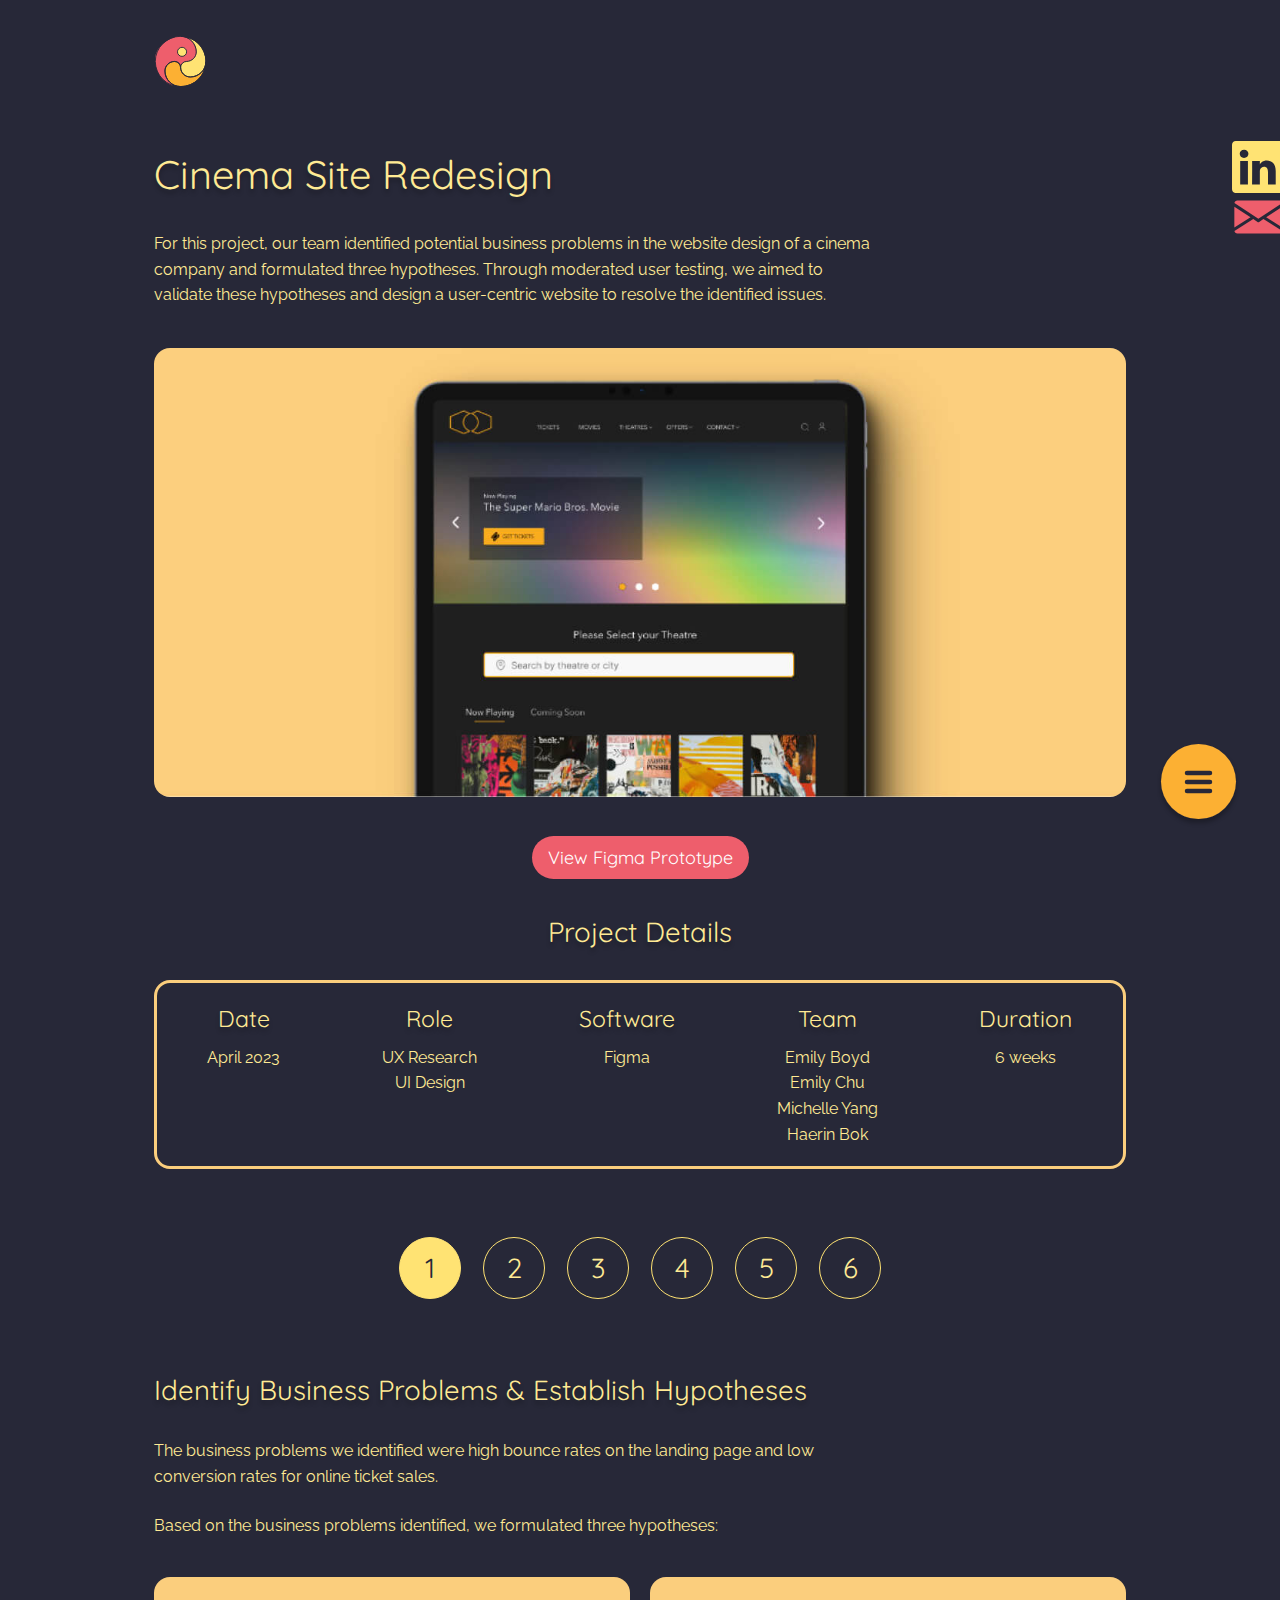
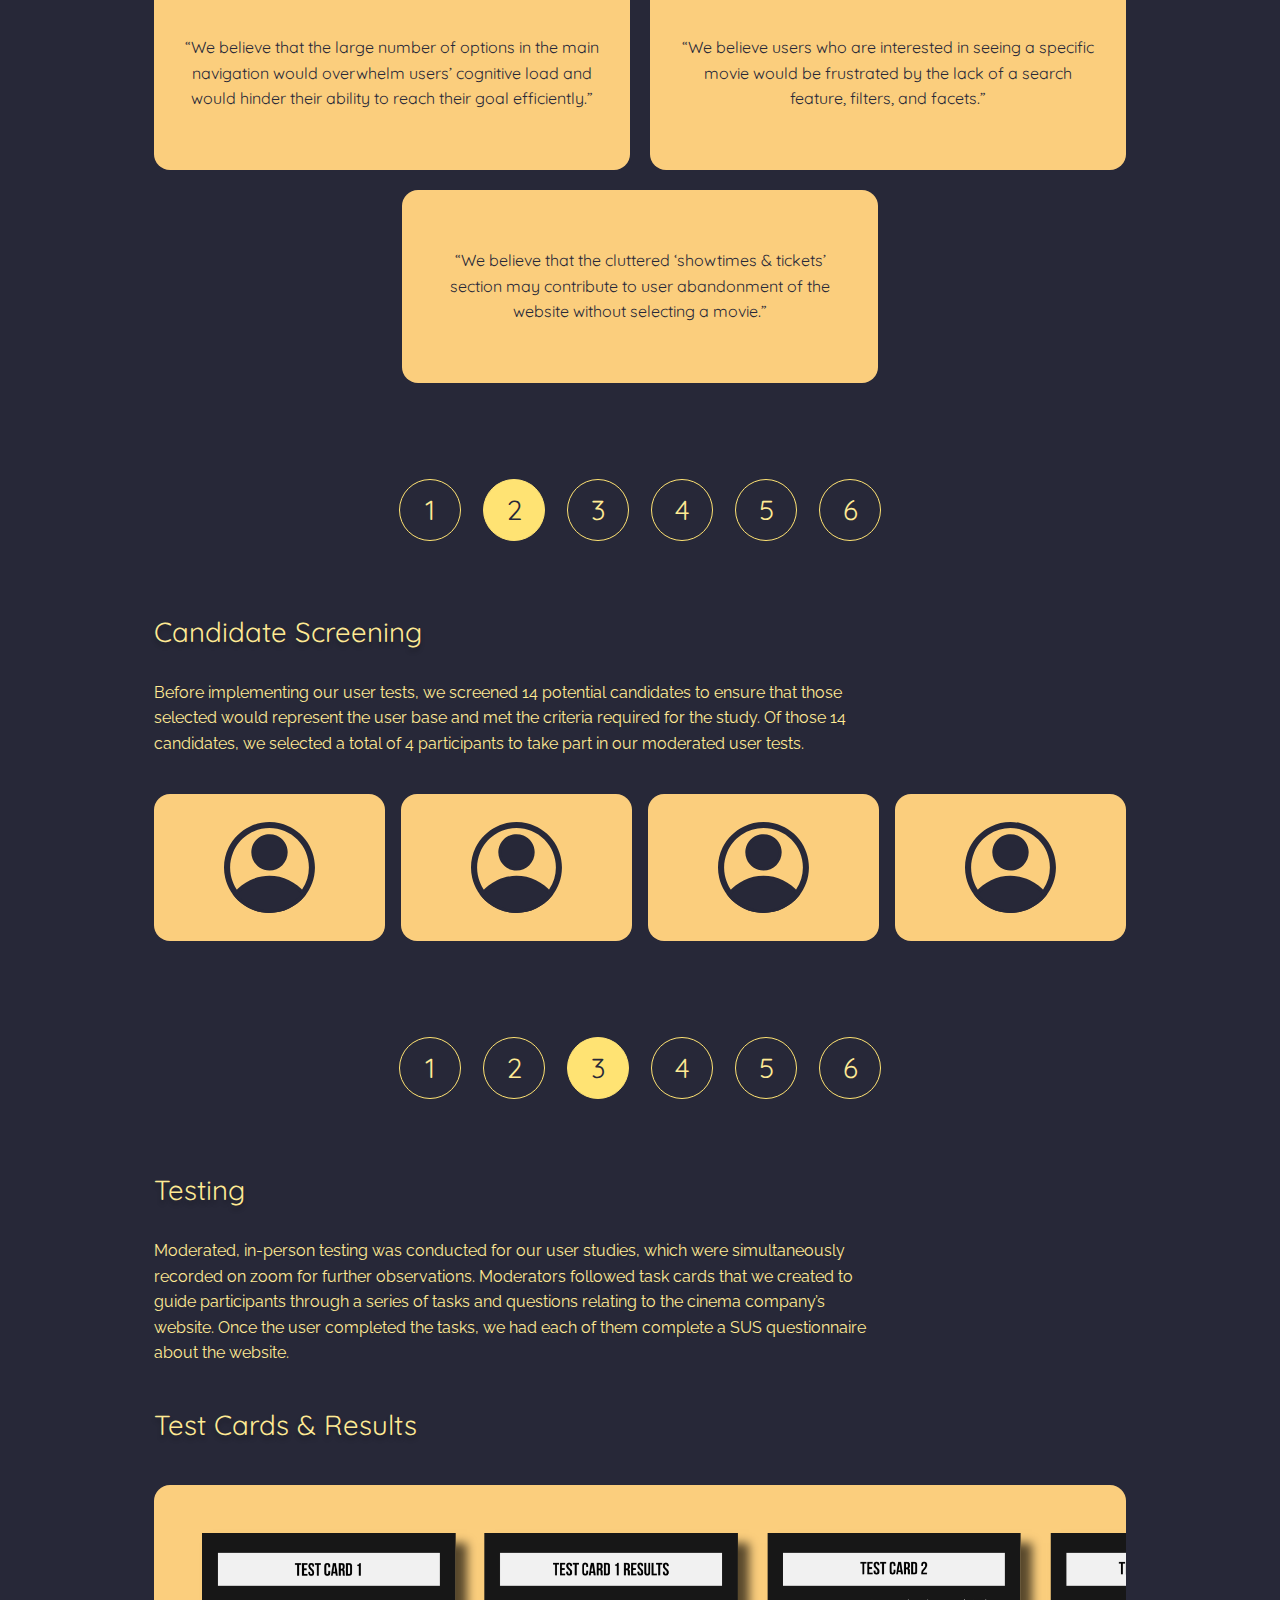
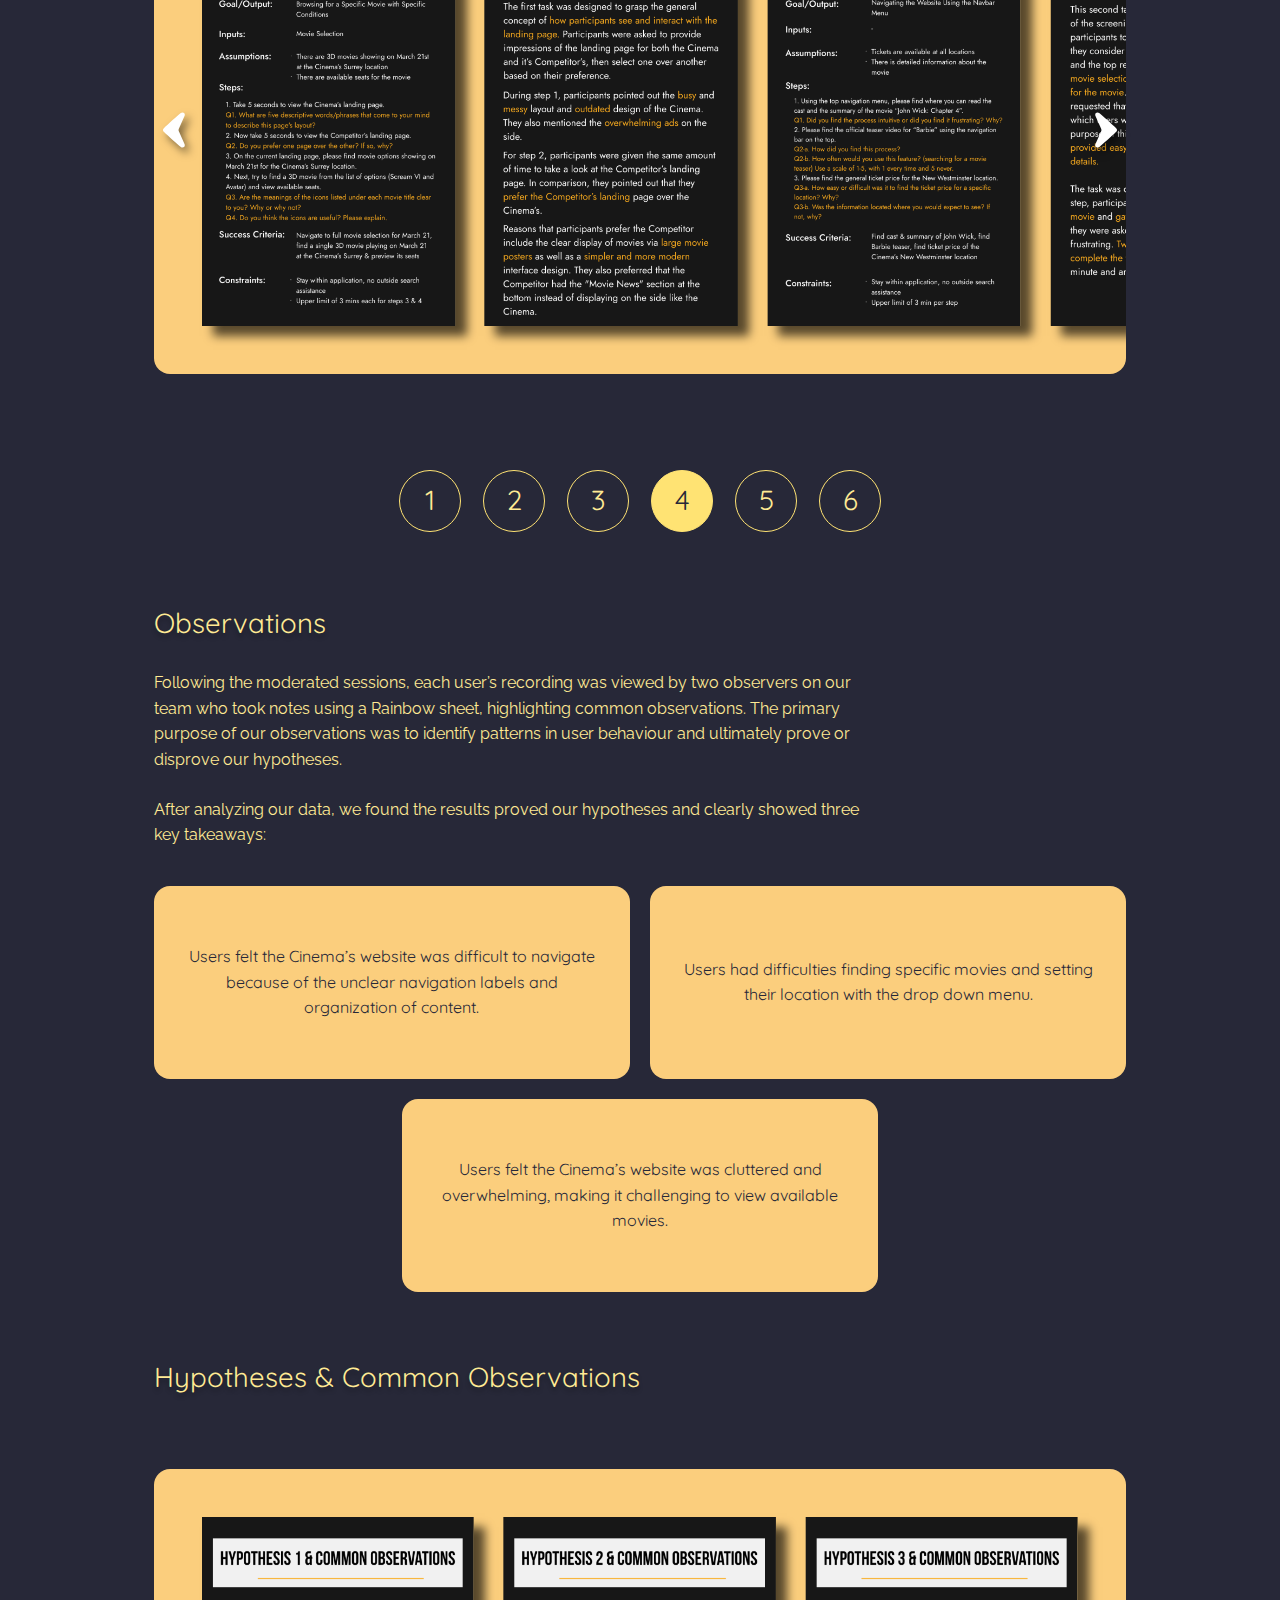
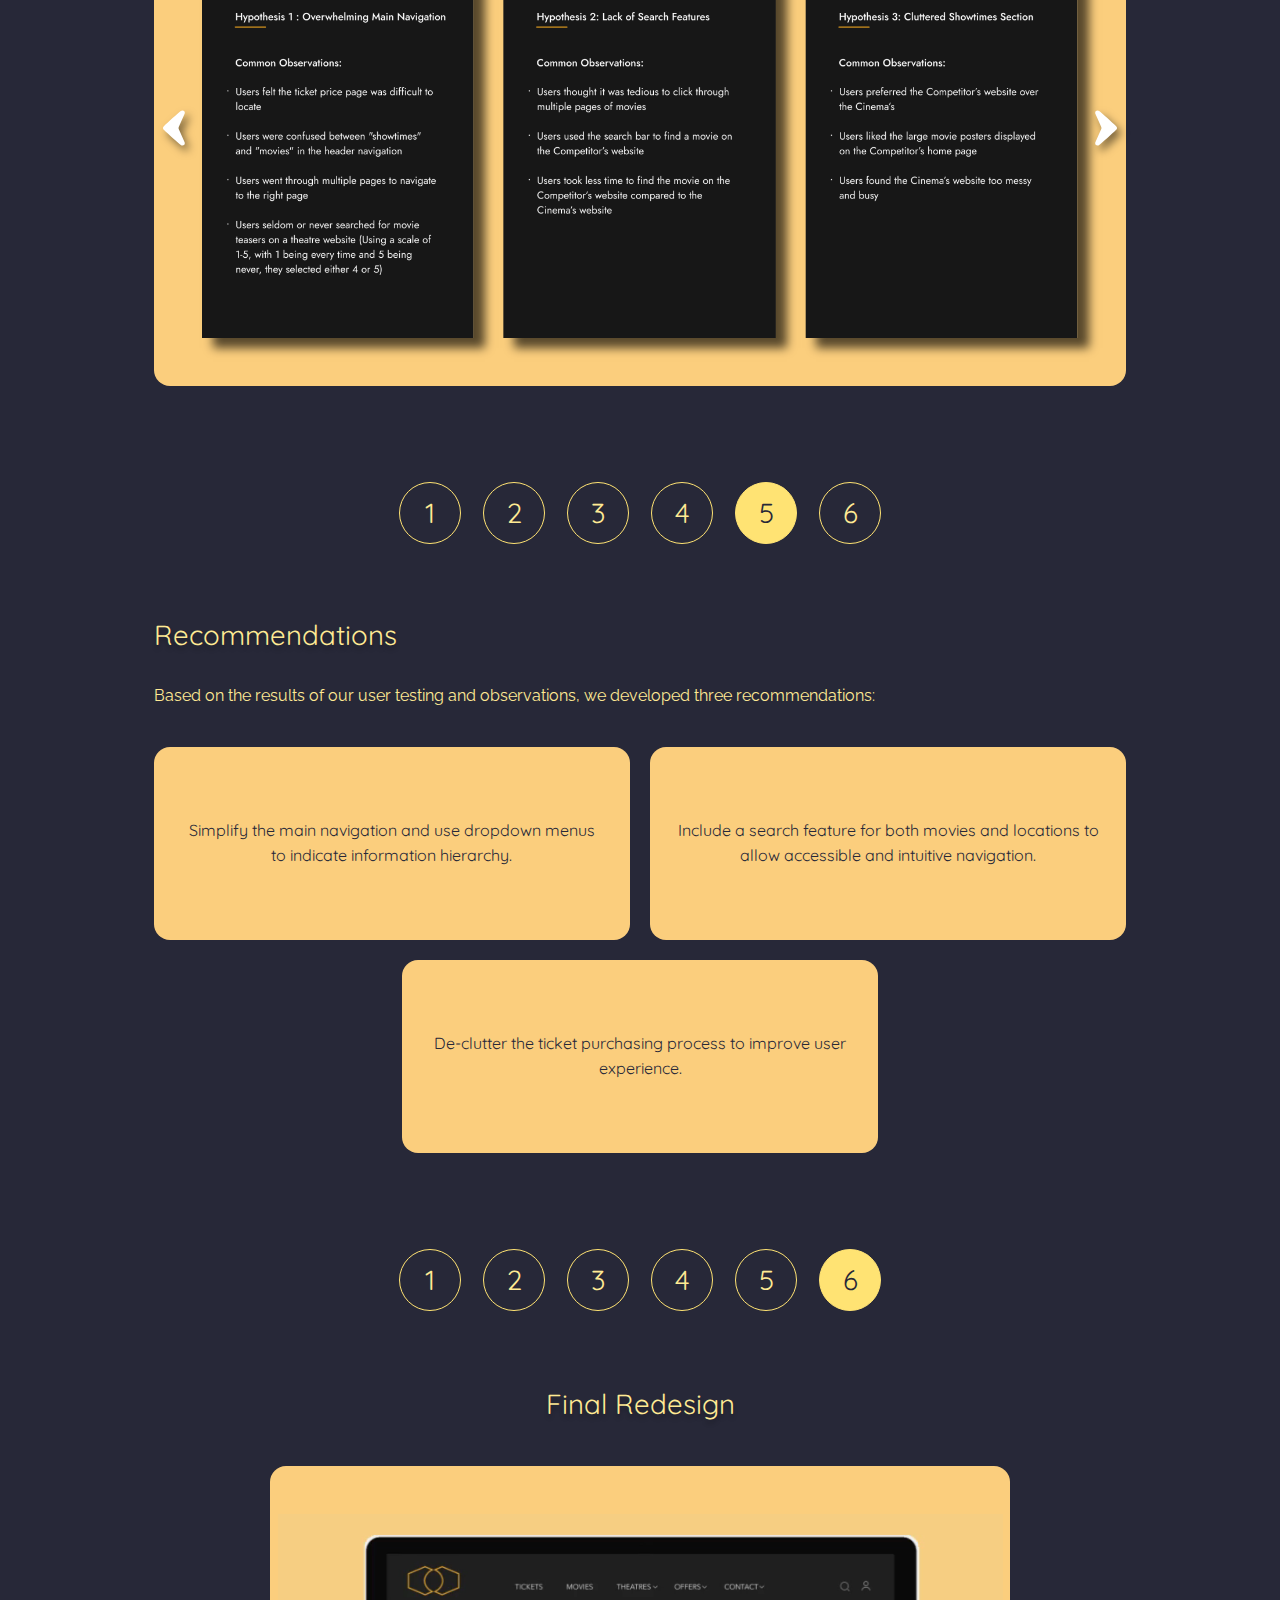
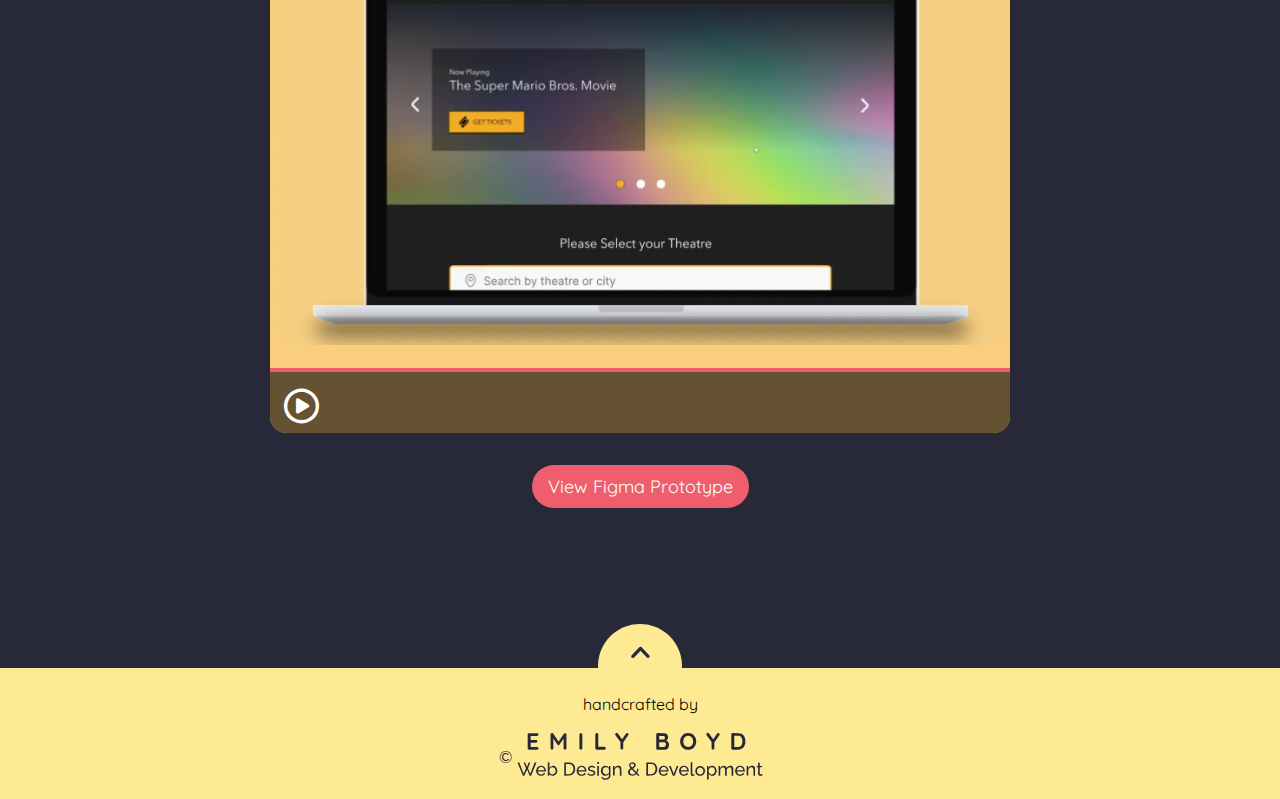
<file: cinema-site-redesign.html>
<!DOCTYPE html>
<html lang="en">
    <head>
        <meta charset="UTF-8" />
            <meta http-equiv="X-UA-Compatible" content="IE=edge" />
            <meta name="viewport" content="width=device-width, initial-scale=1.0" />
            <meta name="robots" content="all" />
            <meta name="description" content="Emily Boyd's Web Design and Development Portfolio" />
            <meta name="author" content="Emily Boyd" />
            <meta name="geo.region" content="CA-BC" />
            <meta name="geo.placename" content="Vancouver" />
            <meta property="og:type" content="website" />
            <meta property="og:title" content="Emily Boyd's Web Design and Development Portfolio" />
            <meta property="og:description" content="I am a web designer and developer with a passion for creating beautiful, functional designs and responsive websites. Check out my portfolio and get in touch!"/>
            <meta property="og:url" content="https://emily-boyd.com/"/>
            <meta property="og:image" content="images/emily-boyd-logo.svg"/>
            <meta property="og:image:width" content="1200"/>
            <meta property="og:image:height" content="630"/>
            <meta name="twitter:card" content="summary_large_image" />
            <meta name="twitter:description" content="I am a web designer and developer with a passion for creating beautiful, functional designs and responsive websites. Check out my portfolio and get in touch!"/>
            <meta name="twitter:image" content="images/emily-boyd-logo.svg" />
            <meta name="twitter:image:alt" content="Emily Boyd Web Design and Development" />
            <link rel="icon" type="image/svg" sizes="16x16" href="images/favicon-16x16.svg"/>
            <link rel="icon" type="image/svg" sizes="32x32" href="images/favicon-32x32.svg"/>
            <link rel="icon" type="image/svg" sizes="48x48" href="images/favicon-48x48.svg"/>
            <link rel="icon" type="image/svg" sizes="64x64" href="images/favicon-64x64.svg"/>
            <link rel="preconnect" href="https://fonts.googleapis.com" />
            <link rel="preconnect" href="https://fonts.gstatic.com" crossorigin />
            <link href="https://fonts.googleapis.com/css2?family=Quicksand:wght@600;700&family=Raleway:wght@400;600&display=swap" rel="stylesheet" />
            <link rel="stylesheet" href="https://cdnjs.cloudflare.com/ajax/libs/font-awesome/6.4.0/css/all.min.css">
            <script src="https://ajax.googleapis.com/ajax/libs/jquery/3.6.4/jquery.min.js"></script>
            <link rel="stylesheet" href="styles/reset.css" />
            <link rel="stylesheet" href="styles/main.css" />
            <link rel="stylesheet" href="styles/tablet.css">
            <link rel="stylesheet" href="styles/desktop.css">
            <title>Emily Boyd | Web Design & Development | Portfolio</title>
    </head>
    <body>
        <nav class="nav wrapper">
            <a href="index.html"><img class="nav-logo" src="images/final-colour-logo-notext.svg" alt="Logo return home"></a>
        </nav>
        <header class="site-header">
            <div class="site-header__menu-btn--open">
                <a href=""><img class="js-menu-open" src="images/menu-button-open.svg" alt="Open Menu" /></a>
            </div>
            <div class="site-header__wrapper">
                <div class="menu-opened desktop-menu">
                    <div class="menu-opened__logo">
                        <a href="index.html"><img class="menu-opened__logo-img js-move-right" src="images/final-colour-logo-notext.svg" alt="Emily Boyd logo" /></a>
                    </div>
                    <div class="site-header__logo-type-container">
                        <img class="site-header__logo-type" src="images/logo-type-yellow.svg" alt="">
                    </div>
                    <nav class="site-header__menu">
                        <ul class="menu-items js-menu-items">
                            <li class="menu-item menu-item1"><a class="underline-transition__home active" href="index.html">Home</a></li>
                            <li class="menu-item menu-item2"><a class="underline-transition__about" href="about.html">About</a></li>
                            <li class="menu-item menu-item3"><a class="underline-transition__uxui" href="uxui.html">UX/UI</a></li>
                            <li class="menu-item menu-item4"><a class="underline-transition__dev" href="#">Dev</a></li>
                        </ul>
                    </nav>
                    <div class="site-header__menu-btn--close">
                        <a href="#" class="js-close"><img class="js-menu-close" src="images/menu-button-close.svg" alt="Close Menu"></a>
                    </div>
                </div>
            </div>
        </header>
        <main>
            <div class="contact-icons-container">
                <a href="https://www.linkedin.com/in/emily-boyd-6b3a29255/" target="_blank">
                    <img class="contact-icons__linkedin" src="images/linkedin.svg" alt="LinkedIn Profile Link" />
                </a>
                <a href="mailto:emilyllboyd@gmail.com">
                    <img class="contact-icons__email" src="images/email-icon.svg" alt="Email Me" />
                </a>
            </div>
            <section class="project-intro wrapper">
                <div class="project-intro__details">
                    <h1 class="project-intro__title">Cinema Site Redesign</h1>
                    <p class="project-intro__overview" >For this project, our team identified potential business problems in the website design of a cinema company and formulated three hypotheses. Through moderated user testing, we aimed to validate these hypotheses and design a user-centric website to resolve the identified issues.</p>
                </div>
                <div>
                    <picture>
                        <source
                            media="(min-width: 1440px)"
                            srcset="images/cinema-redesign/cinema-hero-desktop.jpg"
                        >
                        <source
                            media="(min-width: 834px)"
                            srcset="images/cinema-redesign/cinema-hero-tablet.jpg"
                        >
                        <img class="project-intro__img" src="images/cinema-redesign/cinema-hero.jpg" alt="Cinema site mockup">
                    </picture>
                </div>
            </section>
            <div class="view-prototype">
                <a class="project__button" href="https://www.figma.com/proto/qsHpgjKgSoFpNbh7hxtP5V/Untitled?type=design&node-id=1-5&scaling=min-zoom&page-id=0%3A1&starting-point-node-id=1%3A297" target="_blank">View Figma Prototype</a>
            </div>
            <section class="project-details wrapper">
                <h2 class="project-details__title">Project Details</h2>
                <div class="project-details__item-container">
                    <div class="project-details__item">
                        <h3>Date</h3>
                        <div class="project-details__item-info">
                            <p>April 2023</p>
                        </div>
                    </div>
                    <div class="project-details__item">
                        <h3>Role</h3>
                        <div class="project-details__item-info">
                            <p>UX Research</p>
                            <p>UI Design</p>
                        </div>
                    </div>
                    <div class="project-details__item">
                        <h3>Software</h3>
                        <div class="project-details__item-info">
                            <p>Figma</p>
                        </div>
                    </div>
                    <div class="project-details__item">
                        <h3>Team</h3>
                        <div class="project-details__item-info">
                            <p>Emily Boyd</p>
                            <p>Emily Chu</p>
                            <p>Michelle Yang</p>
                            <p>Haerin Bok</p>
                        </div>
                    </div>
                    <div class="project-details__item">
                        <h3>Duration</h3>
                        <div class="project-details__item-info">
                            <p>6 weeks</p>
                        </div>
                    </div>
                </div>
            </section>
            <section class="wrapper section-margin">
                <nav class="circle-nav first-step" id="step-1">
                    <ul class="circle-nav__container">
                        <li class="circle-nav__item active">
                            <a href=""><p>1</p></a>
                        </li>
                        <li class="circle-nav__item">
                            <a href="#step-2"><p>2</p></a>
                        </li>
                        <li class="circle-nav__item">
                            <a href="#step-3"><p>3</p></a>
                        </li>
                        <li class="circle-nav__item">
                            <a href="#step-4"><p>4</p></a>
                        </li>
                        <li class="circle-nav__item">
                            <a href="#step-5"><p>5</p></a>
                        </li>
                        <li class="circle-nav__item">
                            <a href="#step6"><p>6</p></a>
                        </li>
                    </ul>
                </nav>
                <div class="step-info">
                    <div class="step-info__content">
                        <h2>Identify Business Problems & Establish
                            Hypotheses</h2>
                        <p>The business problems we identified were high bounce rates on the landing page and low conversion rates for online ticket sales.</p>
                        <br>
                        <p>Based on the business problems identified, we formulated three hypotheses:</p>
                    </div>
                    <div class="three-card-grid">
                        <div class="three-card-grid__card grid-col-span-2">
                            <div class="three-card-grid__content">
                                <p>“We believe that the large number of options in the main navigation would overwhelm users’ cognitive load and would hinder their ability to reach their goal efficiently.”</p>
                            </div>
                        </div>
                        <div class="three-card-grid__card grid-col-span-2">
                            <div class="three-card-grid__content">
                                <p>“We believe users who are interested in seeing a specific movie would be frustrated by the lack of a search feature, filters, and facets.”</p>
                            </div>
                        </div>
                        <div class="three-card-grid__card grid-col-span-2">
                            <div class="three-card-grid__content">
                                <p>“We believe that the cluttered ‘showtimes & tickets’ section may contribute to user abandonment of the website without selecting a movie.”</p>
                            </div>
                        </div>
                    </div>
                </div>
            </section>
            <section class="wrapper section-margin">
                <nav class="circle-nav" id="step-2">
                    <ul class="circle-nav__container">
                        <li class="circle-nav__item">
                            <a href="#step-1"><p>1</p></a>
                        </li>
                        <li class="circle-nav__item active">
                            <a href=""><p>2</p></a>
                        </li>
                        <li class="circle-nav__item">
                            <a href="#step-3"><p>3</p></a>
                        </li>
                        <li class="circle-nav__item">
                            <a href="#step-4"><p>4</p></a>
                        </li>
                        <li class="circle-nav__item">
                            <a href="#step-5"><p>5</p></a>
                        </li>
                        <li class="circle-nav__item">
                            <a href="#step6"><p>6</p></a>
                        </li>
                    </ul>
                </nav>
                <div class="step-info">
                    <div class="step-info__content">
                        <h2>Candidate Screening</h2>
                        <p>Before implementing our user tests, we screened 14 potential candidates to ensure that those selected would represent the user base and met the criteria required for the study. Of those 14 candidates, we selected a total of 4 participants to take part in our moderated user tests.</p>
                    </div>
                </div>
                <div class="four-card-grid">
                    <div class="four-card-grid__card">
                        <div class="four-card-grid__content">
                            <img src="images/cinema-redesign/candidate.svg" alt="Candidate">
                        </div>
                    </div>
                    <div class="four-card-grid__card">
                        <div class="four-card-grid__content">
                            <img src="images/cinema-redesign/candidate.svg" alt="Candidate">
                        </div>
                    </div>
                    <div class="four-card-grid__card">
                        <div class="four-card-grid__content">
                            <img src="images/cinema-redesign/candidate.svg" alt="Candidate">
                        </div>
                    </div>
                    <div class="four-card-grid__card">
                        <div class="four-card-grid__content">
                            <img src="images/cinema-redesign/candidate.svg" alt="Candidate">
                        </div>
                    </div>
            </section>
            <section class="wrapper section-margin">
                <nav class="circle-nav" id="step-3">
                    <ul class="circle-nav__container">
                        <li class="circle-nav__item">
                            <a href="#step-1"><p>1</p></a>
                        </li>
                        <li class="circle-nav__item">
                            <a href="#step-2"><p>2</p></a>
                        </li>
                        <li class="circle-nav__item active">
                            <a href=""><p>3</p></a>
                        </li>
                        <li class="circle-nav__item">
                            <a href="#step-4"><p>4</p></a>
                        </li>
                        <li class="circle-nav__item">
                            <a href="#step-5"><p>5</p></a>
                        </li>
                        <li class="circle-nav__item">
                            <a href="#step-6"><p>6</p></a>
                        </li>
                    </ul>
                </nav>
                <div class="step-info">
                    <div class="step-info__content">
                        <h2>Testing</h2>
                        <p>Moderated, in-person testing was conducted for our user studies, which were simultaneously recorded on zoom for further observations. Moderators followed task cards that we created to guide participants through a series of tasks and questions relating to the cinema company’s website. Once the user completed the tasks, we had each of them complete a SUS questionnaire about the website.</p>
                    </div>
                    <h2>Test Cards & Results</h2>
                </div>
            </section>
            <section class="full-vw section-margin">
                <div class="carousel" id="carousel-1">
                    <div class="carousel__images-container">
                        <img src="images/cinema-redesign/cinema-testcard-1.png" alt="Test card 1">
                        <img src="images/cinema-redesign/cinema-testcardresults-1.png" alt="Test card 1 results">
                        <img src="images/cinema-redesign/cinema-testcard-2.png" alt="Test card 2">
                        <img src="images/cinema-redesign/cinema-testcardresults-2-1.png" alt="Test card 2 results">
                        <img src="images/cinema-redesign/cinema-testcardresults-2-2.png" alt="Test card 2 results">
                        <img src="images/cinema-redesign/cinema-testcardresults-2-3.png" alt="Test card 2 results">
                        <img src="images/cinema-redesign/cinema-testcard-3.png" alt="Test card 3">
                        <img src="images/cinema-redesign/cinema-testcardresults-3-1.png" alt="Test card 3 results">
                        <img src="images/cinema-redesign/cinema-testcardresults-3-2.png" alt="Test card 3 results">
                    </div>
                    <svg class="carousel__scroll-button carousel__scroll-button--left" xmlns="http://www.w3.org/2000/svg" version="1.1" xmlns:xlink="http://www.w3.org/1999/xlink" xmlns:svgjs="http://svgjs.com/svgjs" width="512" height="512" x="0" y="0" viewBox="0 0 512 512" style="enable-background:new 0 0 512 512" xml:space="preserve" class=""><g transform="matrix(-1,1.2246467991473532e-16,-1.2246467991473532e-16,-1,511.9991607666017,511.9982604980468)"><path d="M193.926 272.225a40 40 0 0 0 0-32.55L122.821 80.04c-19.559-38.207 20.949-60.18 45.7-40.957 45.93 35.67 162.301 143.023 214.993 192.01a33.935 33.935 0 0 1 0 49.713c-52.692 48.986-169.063 156.339-214.993 192.01-25.364 19.698-64.894-3.464-45.7-40.958z" fill="#ffffff" data-original="#000000" class=""></path></g></svg>
                    <svg class="carousel__scroll-button carousel__scroll-button--right" xmlns="http://www.w3.org/2000/svg" version="1.1" xmlns:xlink="http://www.w3.org/1999/xlink" xmlns:svgjs="http://svgjs.com/svgjs" width="512" height="512" x="0" y="0" viewBox="0 0 512 512" style="enable-background:new 0 0 512 512" xml:space="preserve" class=""><g><path d="M193.926 272.225a40 40 0 0 0 0-32.55L122.821 80.04c-19.559-38.207 20.949-60.18 45.7-40.957 45.93 35.67 162.301 143.023 214.993 192.01a33.935 33.935 0 0 1 0 49.713c-52.692 48.986-169.063 156.339-214.993 192.01-25.364 19.698-64.894-3.464-45.7-40.958z" fill="#ffffff" data-original="#000000" class=""></path></g></svg>
                </div>
            </section>
            <section class="wrapper">
                <nav class="circle-nav" id="step-4">
                    <ul class="circle-nav__container">
                        <li class="circle-nav__item">
                            <a href="#step-1"><p>1</p></a>
                        </li>
                        <li class="circle-nav__item">
                            <a href="#step-2"><p>2</p></a>
                        </li>
                        <li class="circle-nav__item">
                            <a href="#step-3"><p>3</p></a>
                        </li>
                        <li class="circle-nav__item active">
                            <a href=""><p>4</p></a>
                        </li>
                        <li class="circle-nav__item">
                            <a href="#step-5"><p>5</p></a>
                        </li>
                        <li class="circle-nav__item">
                            <a href="#step-6"><p>6</p></a>
                        </li>
                    </ul>
                </nav>
                <div class="step-info">
                    <div class="step-info__content">
                        <h2>Observations</h2>
                        <p>Following the moderated sessions, each user’s recording was viewed by two observers on our team who took notes using a Rainbow sheet, highlighting common observations. The primary purpose of our observations was to identify patterns in user behaviour and ultimately prove or disprove our hypotheses.</p>
                        <br>
                        <p>After analyzing our data, we found the results proved our hypotheses and clearly showed three key takeaways:</p>
                    </div>
                    <div class="three-card-grid">
                        <div class="three-card-grid__card grid-col-span-2">
                            <div class="three-card-grid__content">
                                <p>Users felt the Cinema’s website was difficult to navigate because of the unclear navigation labels and organization of content.</p>
                            </div>
                        </div>
                        <div class="three-card-grid__card grid-col-span-2">
                            <div class="three-card-grid__content">
                                <p>Users had difficulties finding specific movies and setting their location with the drop down menu.</p>
                            </div>
                        </div>
                        <div class="three-card-grid__card grid-col-span-2">
                            <div class="three-card-grid__content">
                                <p>Users felt the Cinema’s website was cluttered and overwhelming, making it challenging to view available movies.</p>
                            </div>
                        </div>
                    </div>
                    <h2 class="title-margin">Hypotheses & Common
                        Observations</h2>
                </div>
            </section>
            <section class="full-vw section-margin">
                <div class="carousel" id="carousel-2">
                    <div class="carousel__images-container">
                        <img src="images/cinema-redesign/cinema-hypothesis-and-obs-1.png" alt="Test card 1">
                        <img src="images/cinema-redesign/cinema-hypothesis-and-obs-2.png" alt="Test card 1 results">
                        <img src="images/cinema-redesign/cinema-hypothesis-and-obs-3.png" alt="Test card 2">
                    </div>
                    <svg class="carousel__scroll-button carousel__scroll-button--left" xmlns="http://www.w3.org/2000/svg" version="1.1" xmlns:xlink="http://www.w3.org/1999/xlink" xmlns:svgjs="http://svgjs.com/svgjs" width="512" height="512" x="0" y="0" viewBox="0 0 512 512" style="enable-background:new 0 0 512 512" xml:space="preserve" class=""><g transform="matrix(-1,1.2246467991473532e-16,-1.2246467991473532e-16,-1,511.9991607666017,511.9982604980468)"><path d="M193.926 272.225a40 40 0 0 0 0-32.55L122.821 80.04c-19.559-38.207 20.949-60.18 45.7-40.957 45.93 35.67 162.301 143.023 214.993 192.01a33.935 33.935 0 0 1 0 49.713c-52.692 48.986-169.063 156.339-214.993 192.01-25.364 19.698-64.894-3.464-45.7-40.958z" fill="#ffffff" data-original="#000000" class=""></path></g></svg>
                    <svg class="carousel__scroll-button carousel__scroll-button--right" xmlns="http://www.w3.org/2000/svg" version="1.1" xmlns:xlink="http://www.w3.org/1999/xlink" xmlns:svgjs="http://svgjs.com/svgjs" width="512" height="512" x="0" y="0" viewBox="0 0 512 512" style="enable-background:new 0 0 512 512" xml:space="preserve" class=""><g><path d="M193.926 272.225a40 40 0 0 0 0-32.55L122.821 80.04c-19.559-38.207 20.949-60.18 45.7-40.957 45.93 35.67 162.301 143.023 214.993 192.01a33.935 33.935 0 0 1 0 49.713c-52.692 48.986-169.063 156.339-214.993 192.01-25.364 19.698-64.894-3.464-45.7-40.958z" fill="#ffffff" data-original="#000000" class=""></path></g></svg>
                </div>
            </section>
            <section class="wrapper section-margin">
                <nav class="circle-nav" id="step-5">
                    <ul class="circle-nav__container">
                        <li class="circle-nav__item">
                            <a href="#step-1"><p>1</p></a>
                        </li>
                        <li class="circle-nav__item">
                            <a href="#step-2"><p>2</p></a>
                        </li>
                        <li class="circle-nav__item">
                            <a href="#step-3"><p>3</p></a>
                        </li>
                        <li class="circle-nav__item">
                            <a href="#step-4"><p>4</p></a>
                        </li>
                        <li class="circle-nav__item active">
                            <a href=""><p>5</p></a>
                        </li>
                        <li class="circle-nav__item">
                            <a href="#step-6"><p>6</p></a>
                        </li>
                    </ul>
                </nav>
                <div class="step-info">
                    <div class="step-info__content">
                        <h2>Recommendations</h2>
                        <p>Based on the results of our user testing and observations, we developed three recommendations:</p>
                    </div>
                    <div class="three-card-grid">
                        <div class="three-card-grid__card grid-col-span-2">
                            <div class="three-card-grid__content">
                                <p>Simplify the main navigation and use dropdown menus to indicate information hierarchy.</p>
                            </div>
                        </div>
                        <div class="three-card-grid__card grid-col-span-2">
                            <div class="three-card-grid__content">
                                <p>Include a search feature for both movies and locations to allow accessible and intuitive navigation.</p>
                            </div>
                        </div>
                        <div class="three-card-grid__card grid-col-span-2">
                            <div class="three-card-grid__content">
                                <p>De-clutter the ticket purchasing process to improve user experience.</p>
                            </div>
                        </div>
                    </div>
                </div>
            </section>
            <section class="wrapper section-margin">
                <nav class="circle-nav" id="step-6">
                    <ul class="circle-nav__container">
                        <li class="circle-nav__item">
                            <a href="#step-1"><p>1</p></a>
                        </li>
                        <li class="circle-nav__item">
                            <a href="#step-2"><p>2</p></a>
                        </li>
                        <li class="circle-nav__item">
                            <a href="#step-3"><p>3</p></a>
                        </li>
                        <li class="circle-nav__item">
                            <a href="#step-4"><p>4</p></a>
                        </li>
                        <li class="circle-nav__item">
                            <a href="#step-5"><p>5</p></a>
                        </li>
                        <li class="circle-nav__item active">
                            <a href=""><p>6</p></a>
                        </li>
                    </ul>
                </nav>
                <div class="step-info">
                    <div>
                        <h2 class="center-title">Final Redesign</h2>
                    </div>
                    <div class="video-container">
                        <video src="media/cinema-redesign-vid-838w.mp4" class="video" autoplay loop muted></video>
                        <div class="controls">
                            <div class="time-bar">
                                <div class="time-bar-color"></div>
                            </div>
                            <div class="buttons">
                                <button id="js-play-pause"></button>
                            </div>
                        </div>
                    </div>
                    <div class="view-prototype">
                        <a class="project__button" href="https://www.figma.com/proto/qsHpgjKgSoFpNbh7hxtP5V/Untitled?type=design&node-id=1-5&scaling=min-zoom&page-id=0%3A1&starting-point-node-id=1%3A297" target="_blank">View Figma Prototype</a>
                    </div>
                </div>
            </section>
        </main>
        <footer class="site-footer">
            <div class="return-top">
                <a href="#top"><img class="return-top" src="images/return-top.svg" alt="Return To Top" /></a>
            </div>
            <div class="site-footer__content">
                <h4>handcrafted by</h4>
                <div class="site-footer__copyright">
                    <p class="copyright">&copy;</p>
                    <img src="images/logo-type-dark.svg" alt="" />
                </div>
            </div>
        </footer>
        <script src="scripts/main.js"></script>
    </body>
</html>
</file>
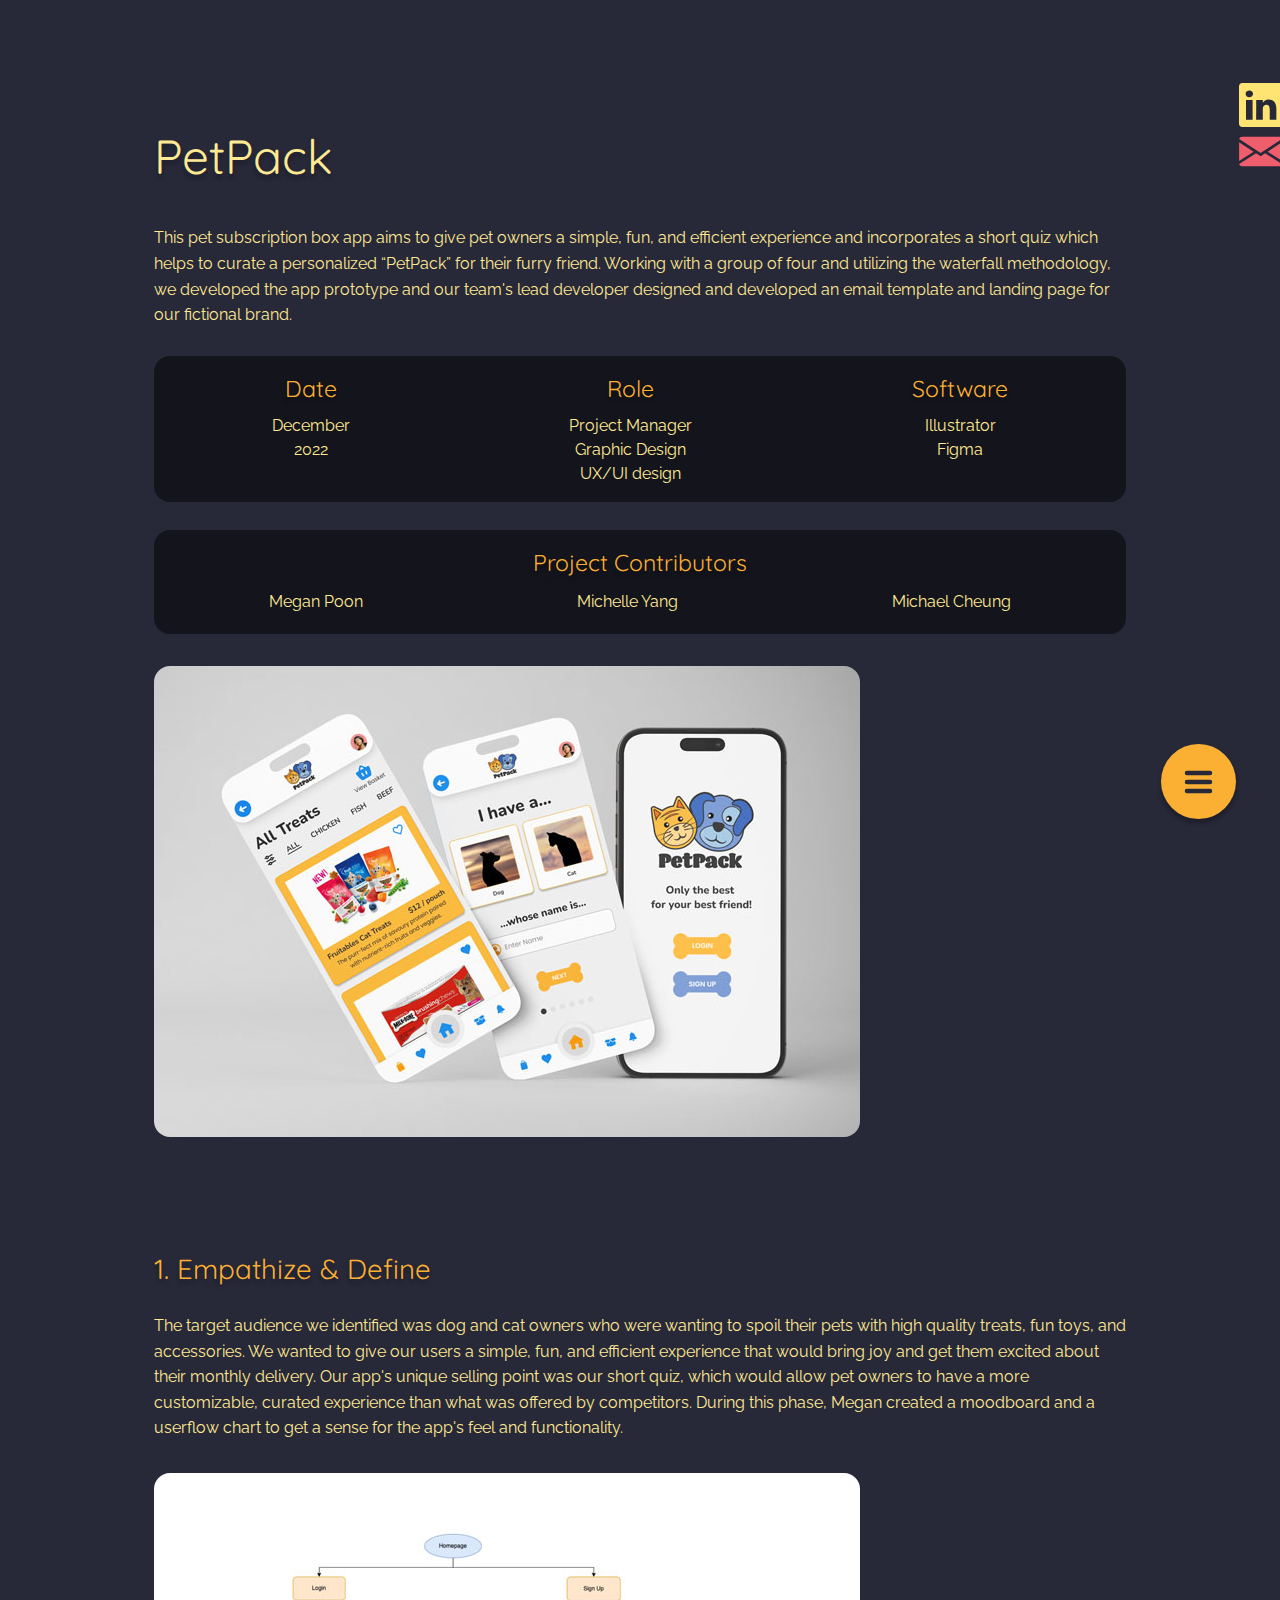
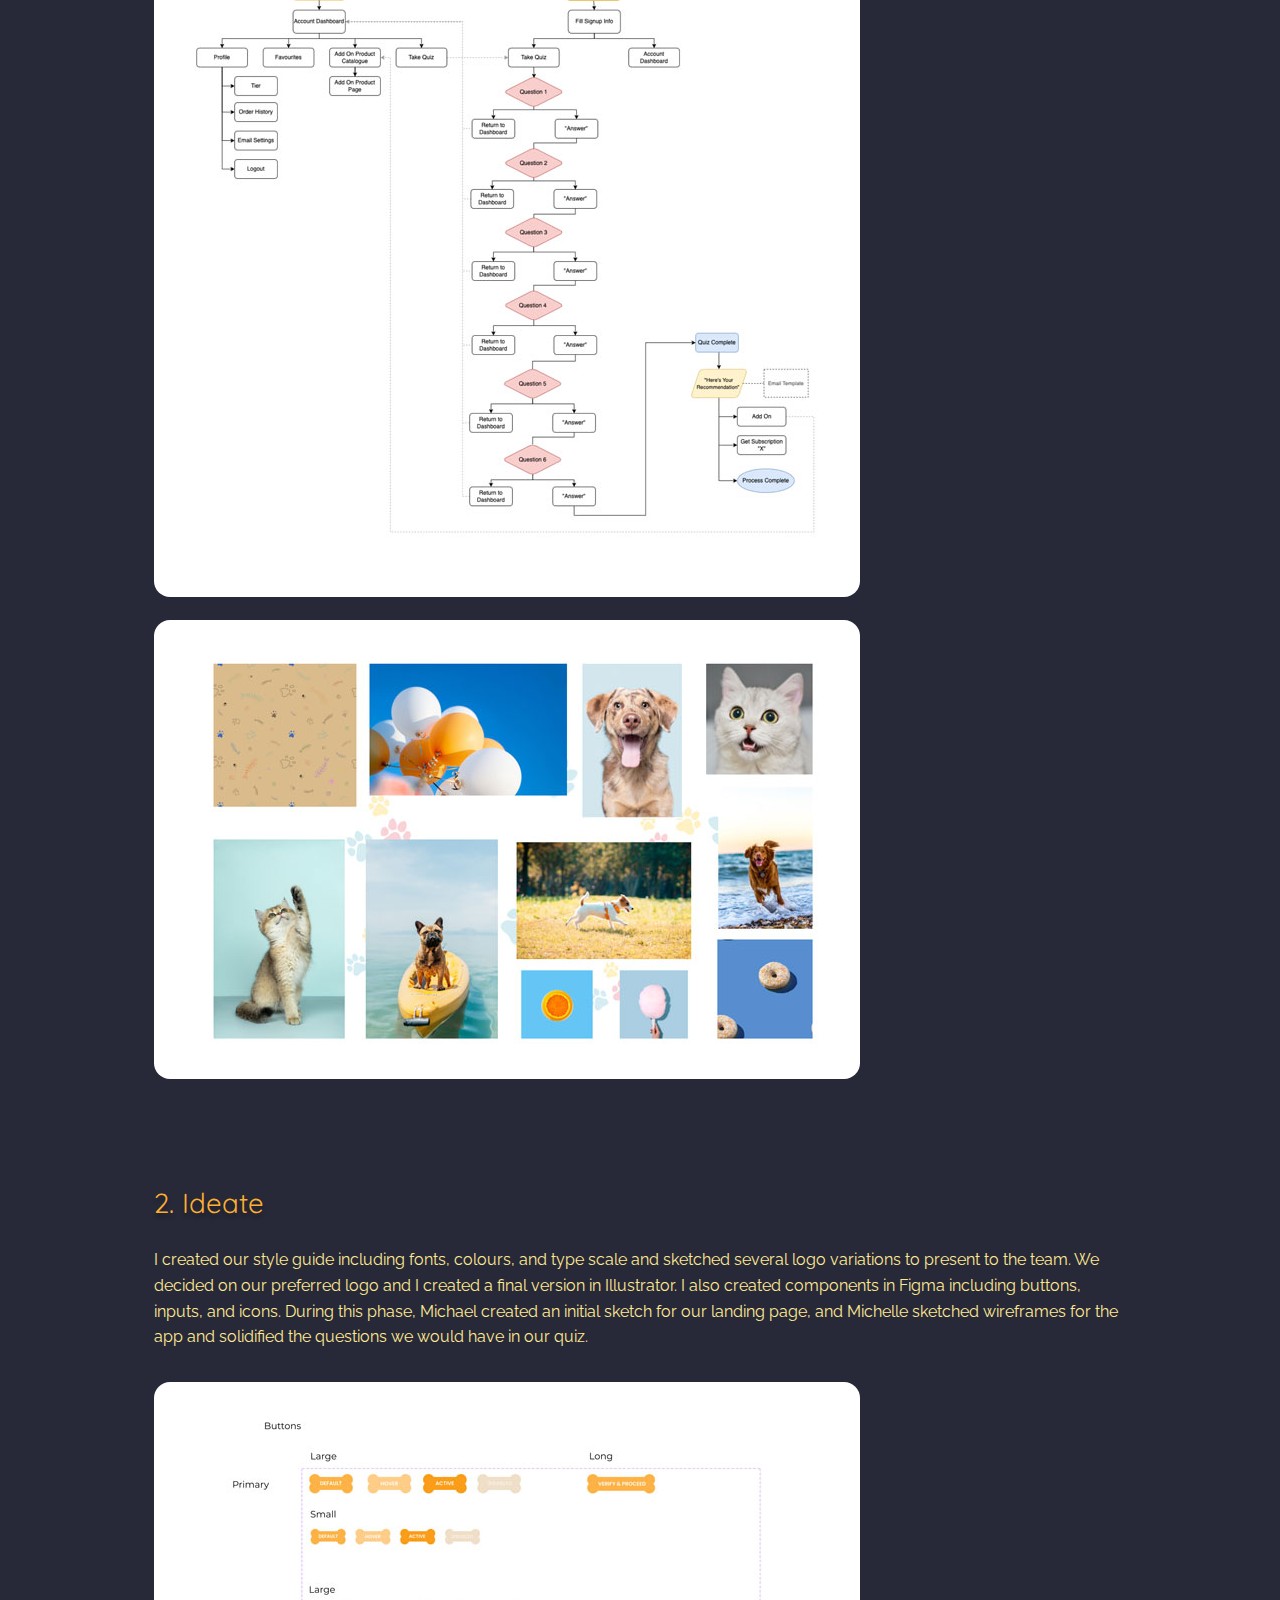
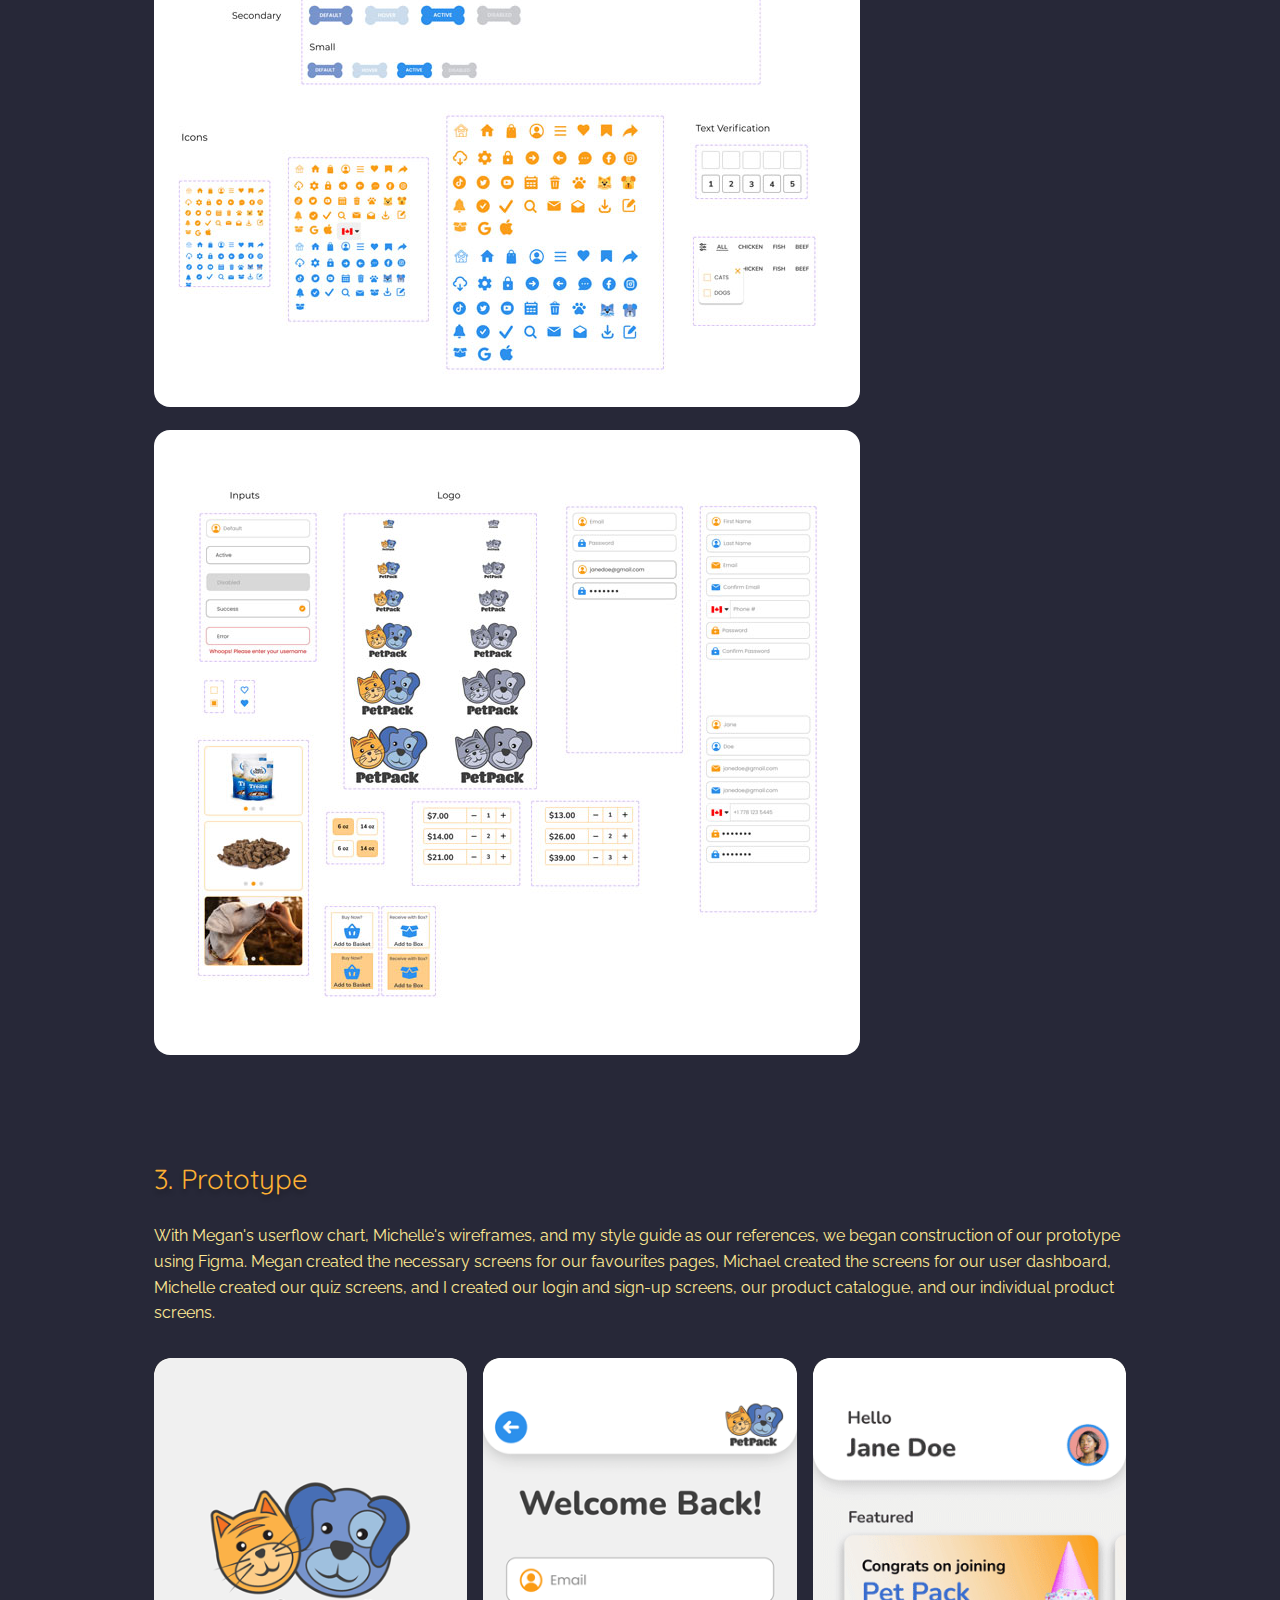
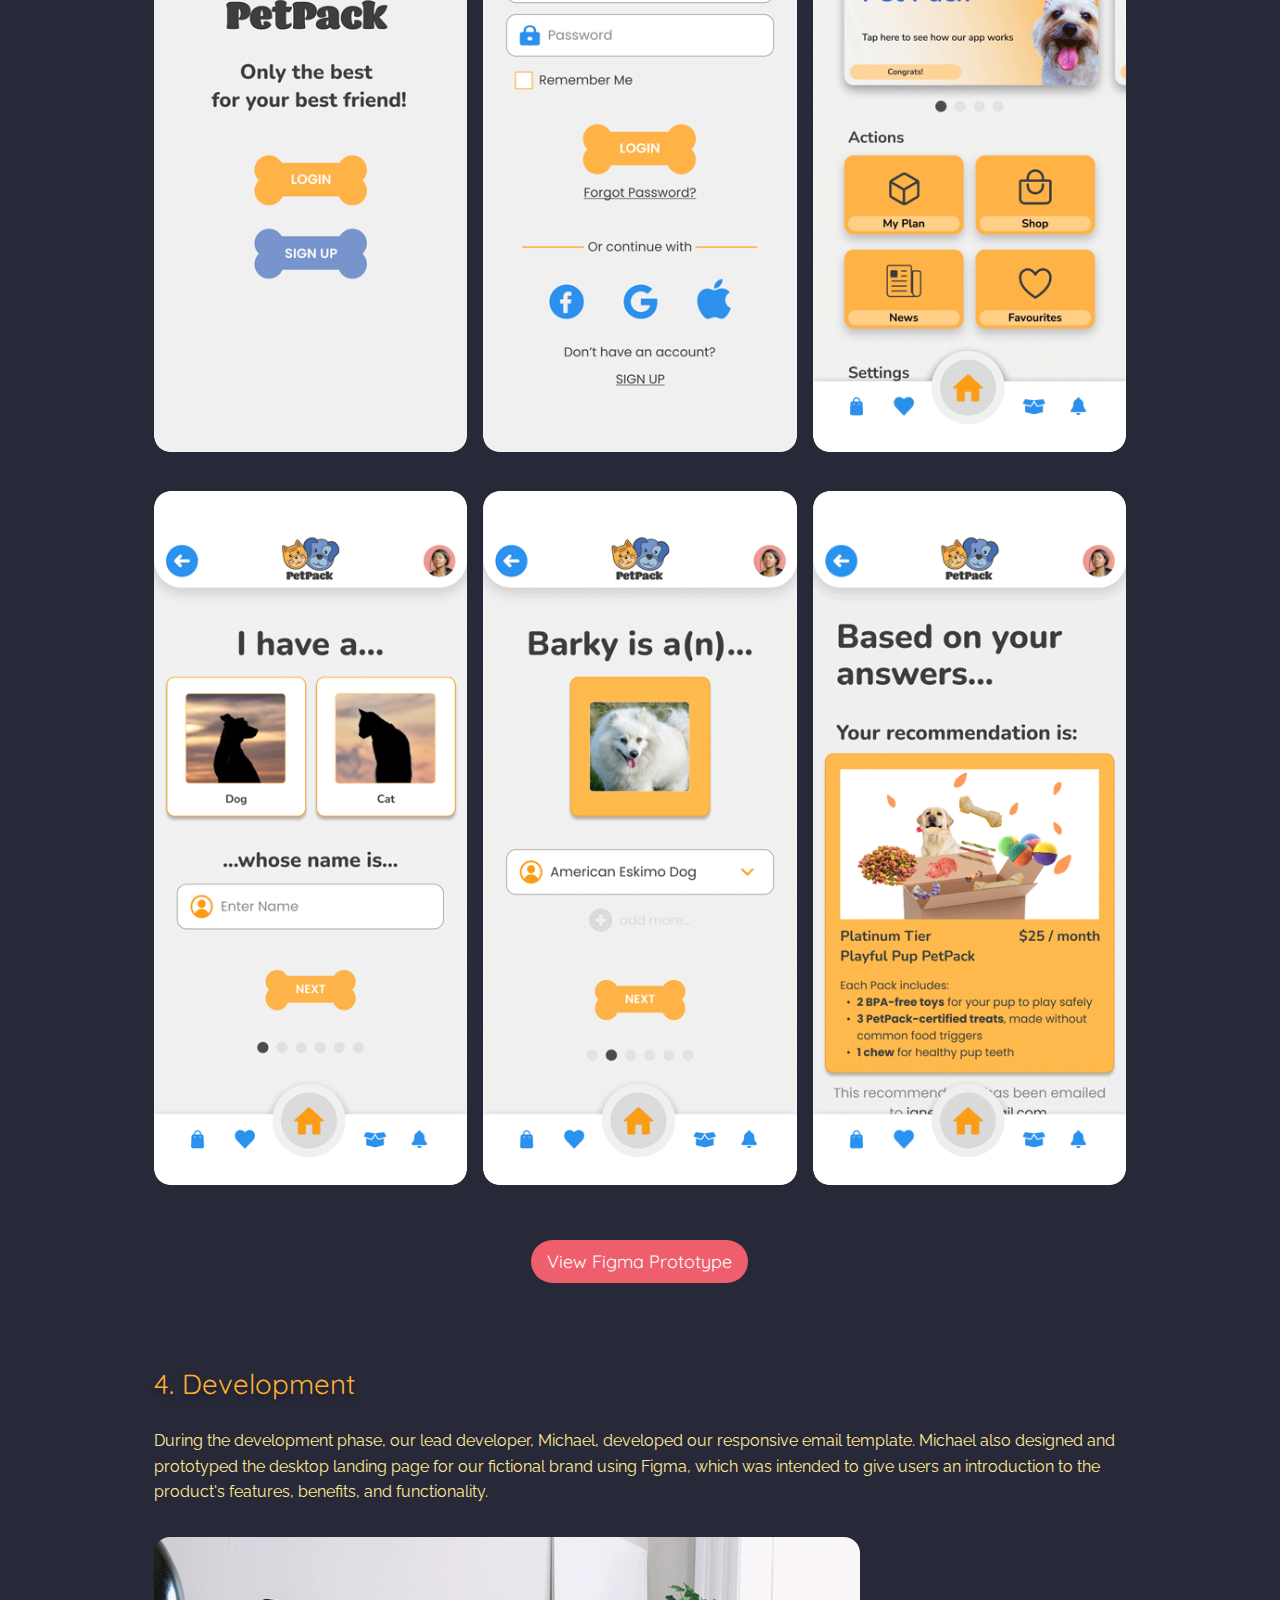
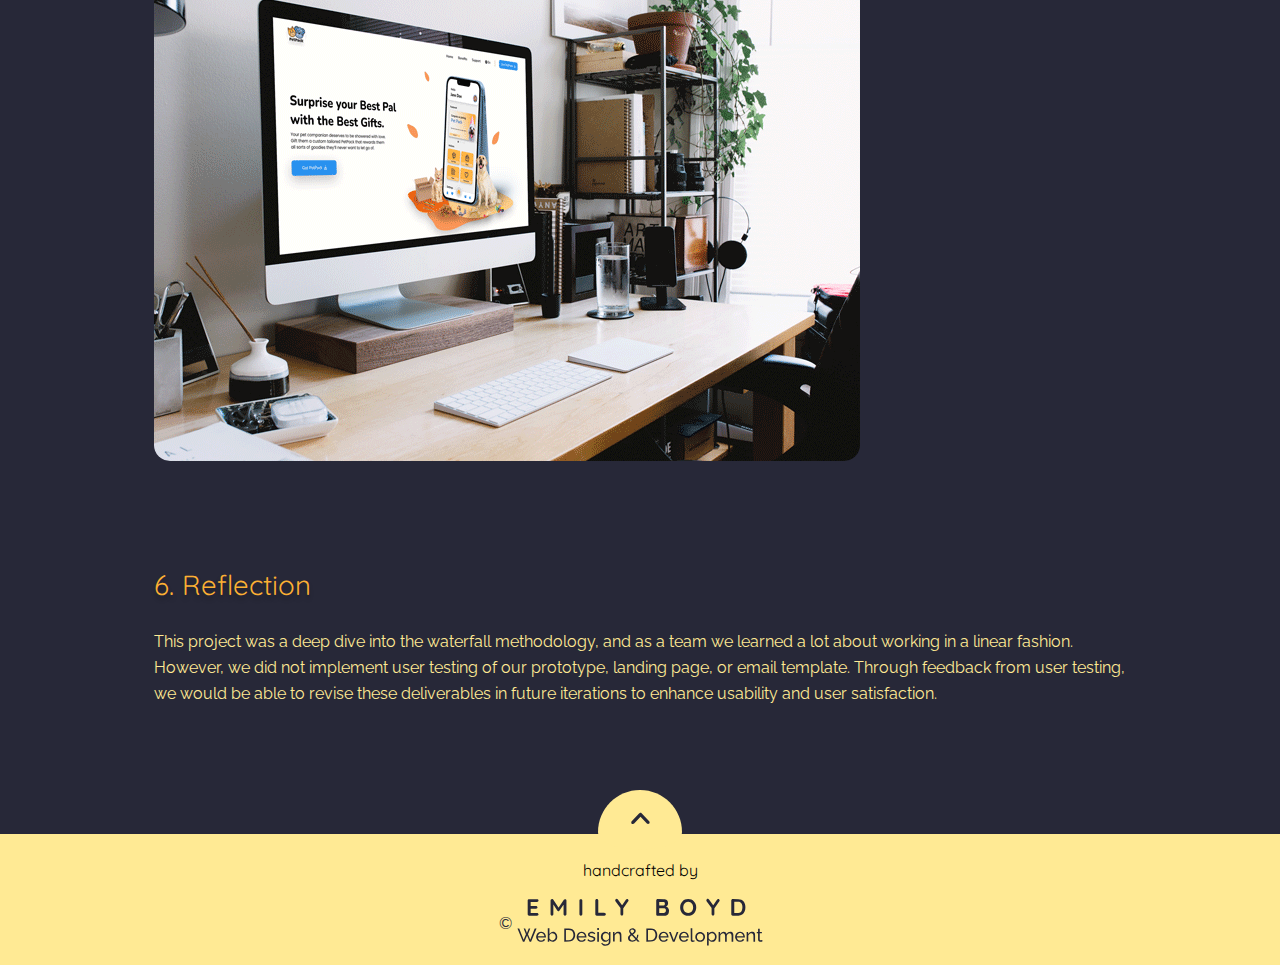
<file: petpack.html>
<!DOCTYPE html>
<html lang="en">
    <head>
        <meta charset="UTF-8" />
        <meta http-equiv="X-UA-Compatible" content="IE=edge" />
        <meta name="viewport" content="width=device-width, initial-scale=1.0" />
        <meta name="robots" content="all" />
        <meta name="description" content="Emily Boyd's Web Design and Development Portfolio" />
        <meta name="author" content="Emily Boyd" />
        <meta name="geo.region" content="CA-BC" />
        <meta name="geo.placename" content="Vancouver" />
        <meta property="og:type" content="website" />
        <meta property="og:title" content="Emily Boyd's Web Design and Development Portfolio" />
        <meta property="og:description" content="I am a web designer and developer with a passion for creating beautiful, functional designs and responsive websites. Check out my portfolio and get in touch!"/>
        <meta property="og:url" content="https://emily-boyd.com/"/>
        <meta property="og:image" content="images/emily-boyd-logo.svg"/>
        <meta property="og:image:width" content="1200"/>
        <meta property="og:image:height" content="630"/>
        <meta name="twitter:card" content="summary_large_image" />
        <meta name="twitter:description" content="I am a web designer and developer with a passion for creating beautiful, functional designs and responsive websites. Check out my portfolio and get in touch!"/>
        <meta name="twitter:image" content="images/emily-boyd-logo.svg" />
        <meta name="twitter:image:alt" content="Emily Boyd Web Design and Development" />
        <link rel="icon" type="image/svg" sizes="16x16" href="images/favicon-16x16.svg"/>
        <link rel="icon" type="image/svg" sizes="32x32" href="images/favicon-32x32.svg"/>
        <link rel="icon" type="image/svg" sizes="48x48" href="images/favicon-48x48.svg"/>
        <link rel="icon" type="image/svg" sizes="64x64" href="images/favicon-64x64.svg"/>
        <link rel="preconnect" href="https://fonts.googleapis.com" />
        <link rel="preconnect" href="https://fonts.gstatic.com" crossorigin />
        <link href="https://fonts.googleapis.com/css2?family=Quicksand:wght@600;700&family=Raleway:wght@400;600&display=swap" rel="stylesheet" />
        <script src="https://ajax.googleapis.com/ajax/libs/jquery/3.6.4/jquery.min.js"></script>
        <link rel="stylesheet" href="styles/reset.css" />
        <link rel="stylesheet" href="styles/main.css?v=1" />
        <link rel="stylesheet" href="styles/tablet.css">
        <link rel="stylesheet" href="styles/desktop.css">
        <title>PetPack App</title>
    </head>
    <body>
        <header class="site-header">
            <div class="site-header__wrapper">
                <div class="site-header__menu-btn--open">
                    <a href=""><img class="js-menu-open" src="images/menu-button-open.svg" alt="Open Menu" /></a>
                </div>
                <div class="menu-opened">
                    <div class="menu-opened__logo">
                        <a href="index.html"><img class="menu-opened__logo-img js-move-right" src="images/final-colour-logo-notext.svg" alt="Emily Boyd logo" /></a>
                    </div>
                    <div class="site-header__logo-type-container">
                        <img class="site-header__logo-type" src="images/logo-type-yellow.svg" alt="">
                    </div>
                    <nav class="site-header__menu" data-open="0">
                        <ul class="menu-items js-menu-items">
                            <li class="menu-item menu-item1"><a class="underline-transition__home" href="index.html">Home</a></li>
                            <li class="menu-item menu-item2"><a class="underline-transition__about" href="about.html">About</a></li>
                            <li class="menu-item menu-item3"><a class="underline-transition__uxui" href="uxui.html">UX/UI</a></li>
                            <li class="menu-item menu-item4"><a class="underline-transition__dev" href="#">Dev</a></li>
                        </ul>
                    </nav>
                    <div class="site-header__menu-btn--close">
                        <a href="#" class="js-close"><img class="js-menu-close" src="images/menu-button-close.svg" alt="Close Menu"></a>
                    </div>
                </div>
            </div>
        </header>
    <main class="betterbaker main">
        <div class="discipline-linkedin">
            <a href="https://www.linkedin.com/in/emily-boyd-6b3a29255/" target="_blank">
                <img class="discipline-linkedin__img" src="images/linkedin.svg" alt="LinkedIn Profile Link" />
            </a>
        </div>
        <div class="discipline-email">
            <a href="mailto:emilyllboyd@gmail.com">
                <img class="discipline-email__img" src="images/email-icon.svg" alt="Email Me" />
            </a>
        </div>
        <div class="site-wrapper">
            <section class="project__intro">
                <div class="project__intro-text">
                    <h1>PetPack</h1>
                    <p>This pet subscription box app aims to give pet owners a simple, fun, and efficient experience and incorporates a short quiz which helps to curate a personalized “PetPack” for their furry friend. Working with a group of four and utilizing the waterfall methodology, we developed the app prototype and our team's lead developer designed and developed an email template and landing page for our fictional brand.</p>
                </div>
                <div class="desktop-pos2">
                    <div class="project__info">
                        <div>
                            <h3>Date</h3>
                            <ul>
                                <li>December</li> 
                                <li>2022</li>
                            </ul>
                        </div>
                        <div>
                            <h3>Role</h3>
                            <ul>
                                <li>Project Manager</li>
                                <li>Graphic Design</li>
                                <li>UX/UI design</li>
                            </ul>
                        </div>
                        <div>
                            <h3>Software</h3>
                            <ul>
                                <li>Illustrator</li>
                                <li>Figma</li>
                            </ul>
                        </div>
                    </div>
                    <div class="pp-project__info">
                        <div>
                            <h3>Project Contributors</h3>
                        </div>
                        <div class="flex-sa">
                            <p>Megan Poon</p>
                            <p>Michelle Yang</p>
                            <p>Michael Cheung</p>
                        </div>
                    </div>
                    <picture>
                        <img class="pp-project__img" src="images/pp-iphone-mockup.jpg" alt="PetPack App Mockup">
                    </picture>
                </div>
            </section>
            <section class="phase phase1">
                <h3>1. Empathize &amp; Define</h3>
                <p class="phase__intro-p">The target audience we identified was dog and cat owners who were wanting to spoil their pets with high quality treats, fun toys, and accessories. We wanted to give our users a simple, fun, and efficient experience that would bring joy and get them excited about their monthly delivery. Our app's unique selling point was our short quiz, which would allow pet owners to have a more customizable, curated experience than what was offered by competitors. During this phase, Megan created a moodboard and a userflow chart to get a sense for the app's feel and functionality.</p>
                <div class="phase1__img-container">
                    <picture>
                        <img src="images/pp-userflow.jpg" alt="PetPack User Flow">
                    </picture>
                    <picture>
                        <img src="images/pp-moodboard.jpg" alt="PetPack Moodboard">
                    </picture>
                </div>
            </section>
            <section class="phase phase2">
                <h3>2. Ideate</h3>
                <p class="phase__intro-p">I created our style guide including fonts, colours, and type scale and sketched several logo variations to present to the team. We decided on our preferred logo and I created a final version in Illustrator. I also created components in Figma including buttons, inputs, and icons. During this phase, Michael created an initial sketch for our landing page, and Michelle sketched wireframes for the app and solidified the questions we would have in our quiz.</p>
                <div class="phase1__img-container">
                    <picture class="pp-styleguide">
                        <img src="images/pp-styleguide-1.jpg" alt="User Flowchart">
                    </picture>
                    <picture class="pp-styleguide">
                        <img src="images/pp-styleguide-2.jpg" alt="User Flowchart">
                    </picture>
                </div>
            </section>
            <section class="phase phase3">
                <h3>3. Prototype</h3>
                <p class="phase__intro-p">With Megan's userflow chart, Michelle's wireframes, and my style guide as our references, we began construction of our prototype using Figma. Megan created the necessary screens for our favourites pages, Michael created the screens for our user dashboard, Michelle created our quiz screens, and I created our login and sign-up screens, our product catalogue, and our individual product screens.</p>
                <div class="project__image-grid1">
                    <picture>
                        <img src="images/pp-open-screen.png" alt="Prototype open screen">
                    </picture>
                    <picture>
                        <img src="images/pp-login-screen.png" alt=" Prototype login screen">
                    </picture>
                    <picture>
                        <img src="images/pp-dashboard-screen.png" alt="Prototype user dashboard screen">
                    </picture>
                    <picture>
                        <img src="images/pp-quiz1.png" alt="Prototype quiz screen">
                    </picture>
                    <picture>
                        <img src="images/pp-quiz2.png" alt="Prototype quiz screen">
                    </picture>
                    <picture>
                        <img src="images/pp-quiz3.png" alt="Prototype quiz screen">
                    </picture>
                </div>
                <div class="view-prototype">
                    <a class="project__button" href="https://www.figma.com/proto/Fr7U8oyjtkVjuqor4KGcuK/Pet-Pack-Prototype?page-id=0%3A1&node-id=277-688&viewport=2237%2C-676%2C0.27&scaling=scale-down&starting-point-node-id=277%3A688" target="_blank">View Figma Prototype</a>
                </div>
            </section>
            <section class="phase phase4">
                <h3>4. Development</h3>
                <p class="phase__intro-p">During the development phase, our lead developer, Michael, developed our responsive email template. Michael also designed and prototyped the desktop landing page for our fictional brand using Figma, which was intended to give users an introduction to the product's features, benefits, and functionality.</p>
                <picture>
                    <img src="images/pp-landing-page-mockup.png" alt="PetPack desktop landing page">
                </picture>
            </section>
            <section class="phase phase6">
                <h3>6. Reflection</h3>
                <p class="phase__intro-p">This project was a deep dive into the waterfall methodology, and as a team we learned a lot about working in a linear fashion. However, we did not implement user testing of our prototype, landing page, or email template. Through feedback from user testing, we would be able to revise these deliverables in future iterations to enhance usability and user satisfaction. </p>
            </section>
        </div>
    </main>
    <footer class="site-footer">
        <div class="return-top">
            <a href="#top"><img class="return-top" src="images/return-top.svg" alt="Return To Top" /></a>
        </div>
        <div class="site-footer__content">
            <h4>handcrafted by</h4>
            <div class="site-footer__copyright">
                <p class="copyright">&copy;</p>
                <img src="images/logo-type-dark.svg" alt="" />
            </div>
        </div>
    </footer>
    <script src="scripts/main.js"></script>
    </body>
</html>
</file>
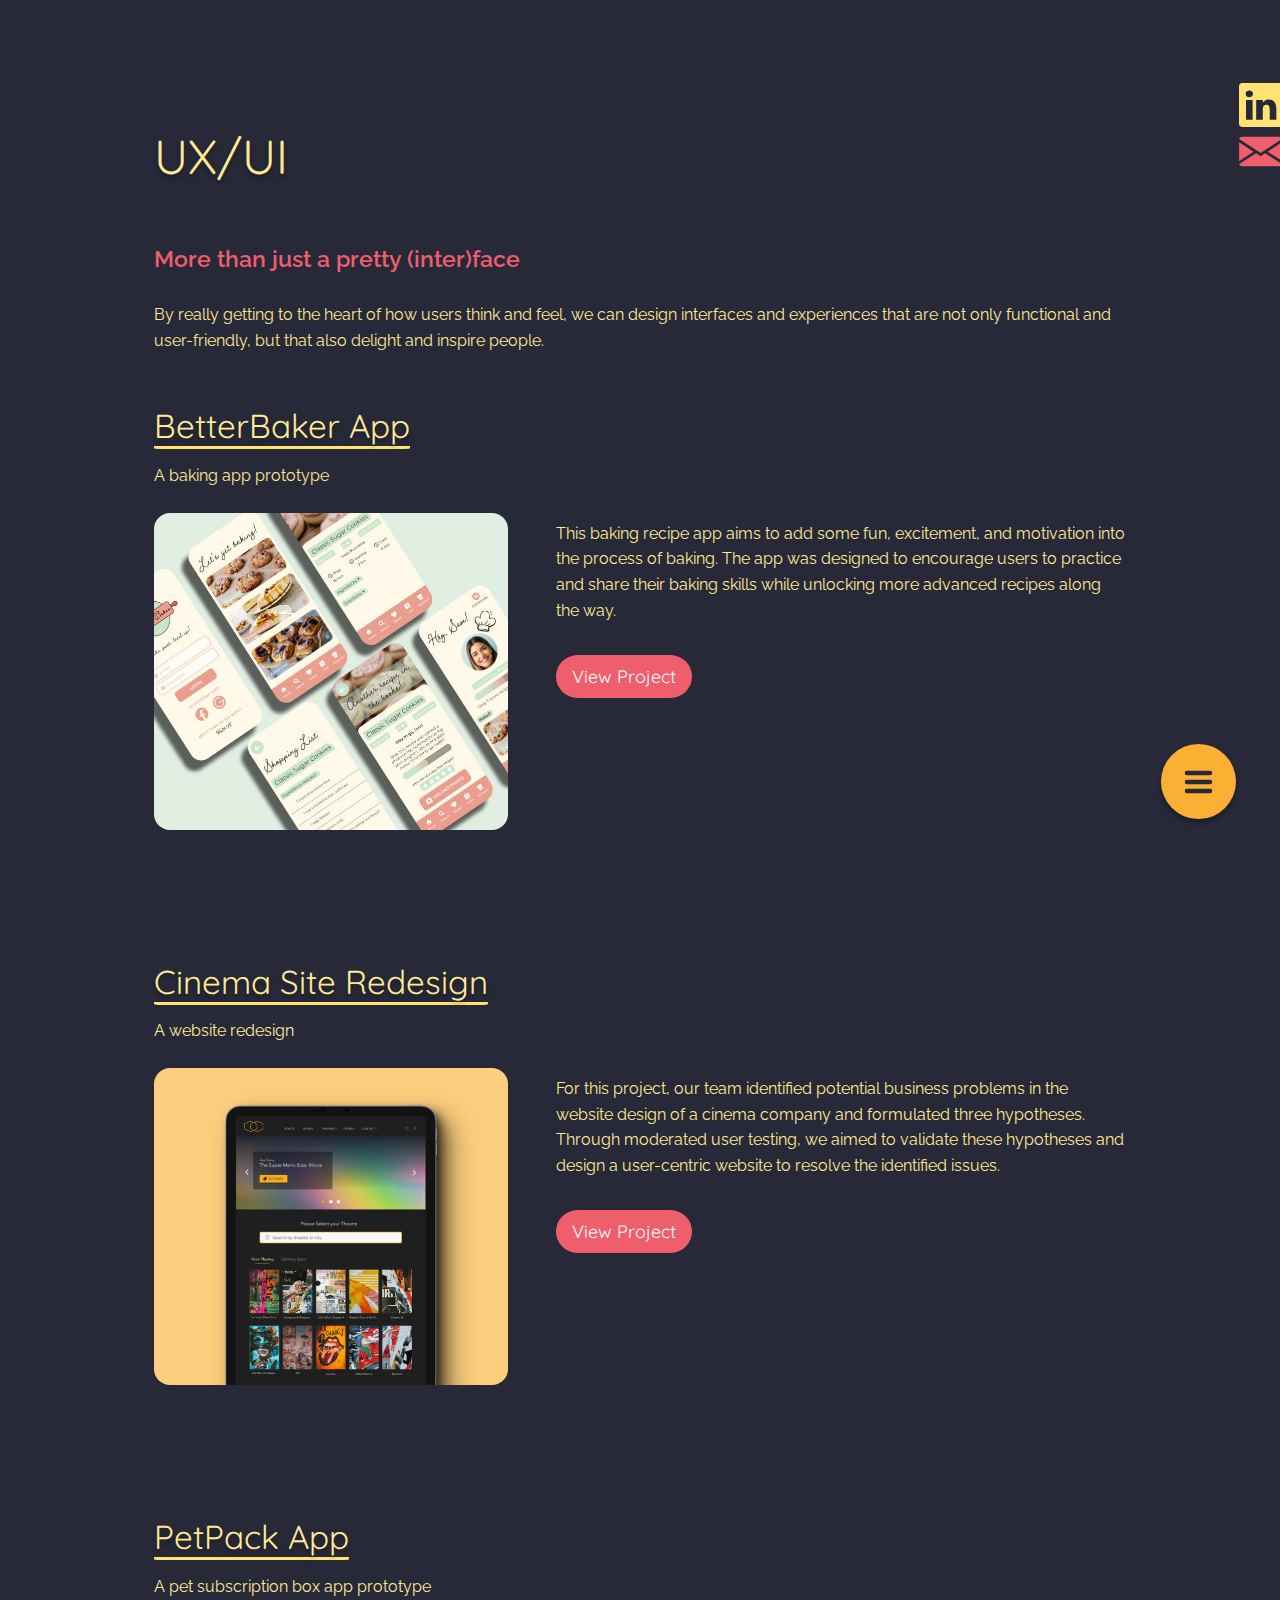
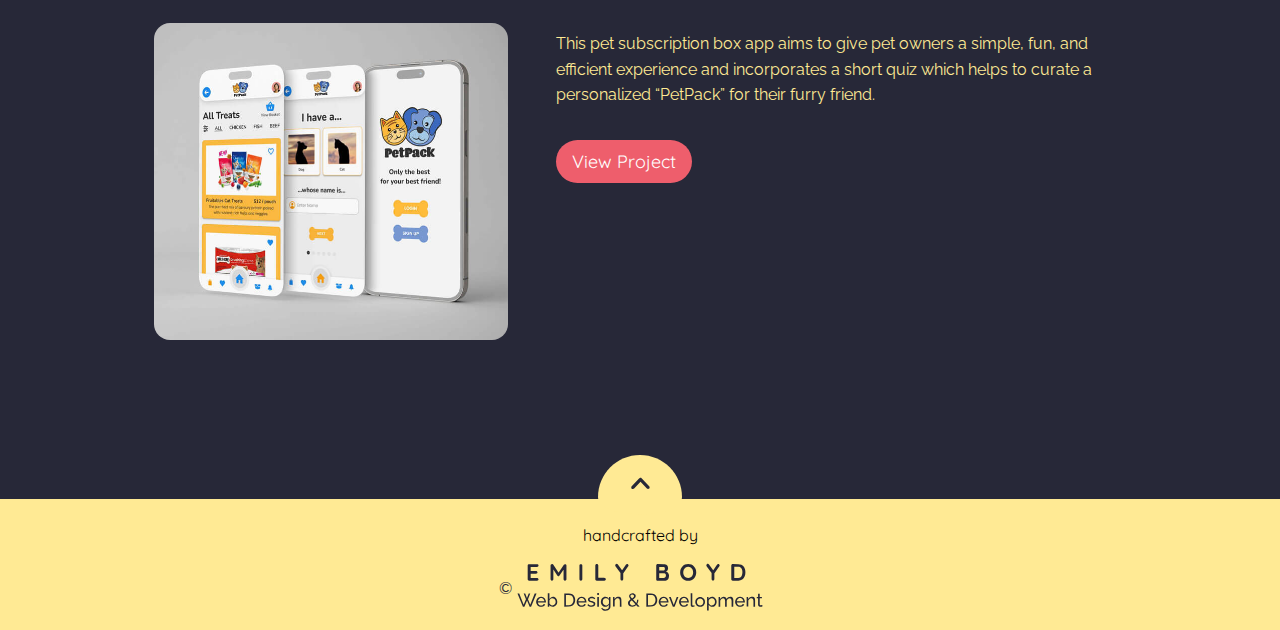
<file: uxui.html>
<!DOCTYPE html>
<html lang="en">
    <head>
        <meta charset="UTF-8" />
        <meta http-equiv="X-UA-Compatible" content="IE=edge" />
        <meta name="viewport" content="width=device-width, initial-scale=1.0" />
        <meta name="robots" content="all" />
        <meta name="description" content="Emily Boyd's Web Design and Development Portfolio" />
        <meta name="author" content="Emily Boyd" />
        <meta name="geo.region" content="CA-BC" />
        <meta name="geo.placename" content="Vancouver" />
        <meta property="og:type" content="website" />
        <meta property="og:title" content="Emily Boyd's Web Design and Development Portfolio" />
        <meta property="og:description" content="I am a web designer and developer with a passion for creating beautiful, functional designs and responsive websites. Check out my portfolio and get in touch!"/>
        <meta property="og:url" content="https://emily-boyd.com/"/>
        <meta property="og:image" content="images/emily-boyd-logo.svg"/>
        <meta property="og:image:width" content="1200"/>
        <meta property="og:image:height" content="630"/>
        <meta name="twitter:card" content="summary_large_image" />
        <meta name="twitter:description" content="I am a web designer and developer with a passion for creating beautiful, functional designs and responsive websites. Check out my portfolio and get in touch!"/>
        <meta name="twitter:image" content="images/emily-boyd-logo.svg" />
        <meta name="twitter:image:alt" content="Emily Boyd Web Design and Development" />
        <link rel="icon" type="image/svg" sizes="16x16" href="images/favicon-16x16.svg"/>
        <link rel="icon" type="image/svg" sizes="32x32" href="images/favicon-32x32.svg"/>
        <link rel="icon" type="image/svg" sizes="48x48" href="images/favicon-48x48.svg"/>
        <link rel="icon" type="image/svg" sizes="64x64" href="images/favicon-64x64.svg"/>
        <link rel="preconnect" href="https://fonts.googleapis.com" />
        <link rel="preconnect" href="https://fonts.gstatic.com" crossorigin />
        <link href="https://fonts.googleapis.com/css2?family=Quicksand:wght@600;700&family=Raleway:wght@400;600&display=swap" rel="stylesheet" />
        <script src="https://ajax.googleapis.com/ajax/libs/jquery/3.6.4/jquery.min.js"></script>
        <link rel="stylesheet" href="styles/reset.css" />
        <link rel="stylesheet" href="styles/main.css?v=1" />
        <link rel="stylesheet" href="styles/tablet.css">
        <link rel="stylesheet" href="styles/desktop.css">
        <title>UX / UI Projects</title>
    </head>
    <body>
        <header class="site-header">
            <div class="site-header__wrapper">
                <div class="site-header__menu-btn--open">
                    <a href=""><img class="js-menu-open" src="images/menu-button-open.svg" alt="Open Menu" /></a>
                </div>
                <div class="menu-opened">
                    <div class="menu-opened__logo">
                        <a href="index.html"><img class="menu-opened__logo-img js-move-right" src="images/final-colour-logo-notext.svg" alt="Emily Boyd logo" /></a>
                    </div>
                    <div class="site-header__logo-type-container">
                        <img class="site-header__logo-type" src="images/logo-type-yellow.svg" alt="">
                    </div>
                    <nav class="site-header__menu" data-open="0">
                        <ul class="menu-items js-menu-items">
                            <li class="menu-item menu-item1"><a class="underline-transition__home" href="index.html">Home</a></li>
                            <li class="menu-item menu-item2"><a class="underline-transition__about" href="about.html">About</a></li>
                            <li class="menu-item menu-item3"><a class="underline-transition__uxui active" href="uxui.html">UX/UI</a></li>
                            <li class="menu-item menu-item4"><a class="underline-transition__dev" href="#">Dev</a></li>
                        </ul>
                    </nav>
                    <div class="site-header__menu-btn--close">
                        <a href="#" class="js-close"><img class="js-menu-close" src="images/menu-button-close.svg" alt="Close Menu"></a>
                    </div>
                </div>
            </div>
        </header>
        <main class="uxui main">
            <div class="discipline-linkedin">
                <a href="https://www.linkedin.com/in/emily-boyd-6b3a29255/" target="_blank">
                    <img class="discipline-linkedin__img" src="images/linkedin.svg" alt="LinkedIn Profile Link" />
                </a>
            </div>
            <div class="discipline-email">
                <a href="mailto:emilyllboyd@gmail.com">
                    <img class="discipline-email__img" src="images/email-icon.svg" alt="Email Me" />
                </a>
            </div>
            <div class="site-wrapper">
            <section class="uxui__intro">
                <h1>UX/UI</h1>
                <p class="sub-head pink">More than just a pretty (inter)face</p>
                <p>By really getting to the heart of how users think and feel, we can design interfaces and experiences that are not only functional and user-friendly, but that also delight and inspire people.</p>
            </section>
            <section class="uxui__project project1">
                <a href="betterbaker.html">
                    <h2 class="project__title logo-yellow project__underline">BetterBaker App</h2>
                </a>
                <p class="description">A baking app prototype</p>
                <div class="project__description">
                    <div>
                        <a href="betterbaker.html">
                            <picture>
                                <img class="project__img" src="images/uxui-betterbaker.jpg" alt="BetterBaker App Mockup" />
                            </picture>
                        </a>
                    </div>
                    <div class="project__description-details">
                        <p class="project__description-p">This baking recipe app aims to add some fun, excitement, and motivation into the process of baking. The app was designed to encourage users to practice and share their baking skills while unlocking more advanced recipes along the way.</p>
                        <a class="project__button" href="betterbaker.html">View Project</a>
                    </div>
                </div>
            </section>
            <section class="uxui__project project2">
                <a href="cinema-site-redesign.html"><h2 class="project__title logo-yellow project__underline">Cinema Site Redesign</h2></a>
                <p class="description">A website redesign</p>
                <div class="project__description">
                    <a href="#">
                        <picture>
                            <img class="project__img" src="images/cinema-redesign/uxui-cinema-redesign.jpg" alt="Cinema Redesign Mockup" />
                        </picture>
                    </a>
                    <div class="project__description-details">
                        <p class="project__description-p">For this project, our team identified potential business problems in the website design of a cinema company and formulated three hypotheses. Through moderated user testing, we aimed to validate these hypotheses and design a user-centric website to resolve the identified issues. </p>
                        <a class="project__button" href="cinema-site-redesign.html">View Project</a>
                    </div>
                </div>
            </section>
            <section class="uxui__project project3">
                <a href="#"><h2 class="project__title logo-yellow project__underline">PetPack App</h2></a>
                <p class="description">A pet subscription box app prototype</p>
                <div class="project__description">
                    <a href="#">
                        <picture>
                            <img class="project__img" src="images/petpack-mockup1-sml-highres.jpg" alt="PetPack App Mockup" />
                        </picture>
                    </a>
                    <div class="project__description-details">
                        <p class="project__description-p">This pet subscription box app aims to give pet owners a simple, fun, and efficient experience and incorporates a short quiz which helps to curate a personalized “PetPack” for their furry friend. </p>
                        <a class="project__button" href="petpack.html">View Project</a>
                    </div>
                </div>
            </section>
        </div>
        </main>
        <footer class="site-footer">
            <div class="return-top">
                <a href="#top"><img class="return-top" src="images/return-top.svg" alt="Return To Top" /></a>
            </div>
            <div class="site-footer__content">
                <h4>handcrafted by</h4>
                <div class="site-footer__copyright">
                    <p class="copyright">&copy;</p>
                    <img src="images/logo-type-dark.svg" alt="" />
                </div>
            </div>
        </footer>
        <script src="scripts/main.js"></script>
    </body>
</html>
</file>
<file: styles/main.css>
/* project detail branch */


:root {
    --background-color: #272838;
    --mobile-nav-btnbg: #13141C;
    --logo-yellow: #FFEA94;
    --logo-pink: #EE5E6C;
    --logo-orange: #FCB033;
    --home-yellow: #FFE373;
    --about-orange: #FEC64F;
    --uxui-orange: #F68B4E;
    --contact-pink: #F16B64;
    --text-1: 1.125rem;
    --text-2: 1.2rem;
    --text-3: 1.44rem;
    --text-4: 1.728rem;
    --text-5: 2.074rem;
    --text-6: 2.488rem;
    --text-7: 2.986rem;
    --text-8: 3.583rem;
    --text-9: 4.3rem;

}

body {
    font-family: 'Raleway', sans-serif;
    background-color: var(--background-color);
    line-height: 1.5;
}

a {
    text-decoration: none;
}

.flex {
    display: flex;
}

.flex-jcc {
    display: flex;
    justify-content: center;
}

.flex-sa {
    display: flex;
    justify-content: space-around;
}

.site-wrapper {
    max-width: 90%;
    margin: 0 auto;
}

h1,
h2,
h3,
h4,
h5,
h6 {
    font-family: 'Quicksand', sans-serif;
    text-shadow: 0px 4px 4px rgba(0, 0, 0, 0.25);
}

h1 {
    font-size: var(--text-7);
    line-height: 1.2;
    color: var(--logo-yellow);
    margin-bottom: 3.5rem;
}

h2 {
    font-size: var(--text-4);
    color: var(--logo-yellow);
}

h3 {
    font-size: var(--text-3);
    color: var(--logo-yellow);
}

h2.underline,
h3.underline,
h2.project__underline,
h3.project__underline {
    display: inline;
}

.underline {
    border-bottom: .15rem solid var(--logo-yellow);
    border-radius: 2%;
}

.separator-underline {
    border-bottom: .15rem solid var(--logo-yellow);
    border-radius: 2%;
    margin: 2.5rem 0;
}

p {
    color: var(--logo-yellow);
    font-size: 1rem;
}

.pink {
    color: var(--logo-pink);
}

.home-yellow {
    color: var(--home-yellow);
}

.logo-yellow {
    color: var(--logo-yellow);
}

.logo-orange {
    color: var(--logo-orange);
}

.lrg-text {
    font-size: var(--text-6);
}

.xlrg-text {
    font-size: var(--text-7);
}

.main {
    margin-top: 8rem;
}

.sub-head {
    font-size: var(--text-2);
    font-weight: 600;
}

.project__underline {
    border-bottom: .22rem solid var(--home-yellow);
    border-radius: 2%;
}

.project__img,
.bb-project__img,
.pp-project__img {
    margin: 1.5rem 0;
    border-radius: 1rem;
}

.description {
    margin-top: .75rem;
}

/* =============== Header Nav =============== */

.site-header__logo-img {
    width: 15rem;
    height: auto;
    position: relative;
    top: -37px;
    left: -83px;
}

.menu-opened {
    position: fixed;
    width: 100%;
    height: 100%;
    z-index: 999999;
    background: #272838;
    top: 0;
    left: 0;
    display: flex;
    flex-direction: column;
    vertical-align: middle;
    justify-content: center;
}

.menu-opened__logo,
.menu-opened__logo a {
    display: flex;
    justify-content: center;
    margin-top: 1rem;
}

.menu-opened__logo a {
    width: 120%;
}

.menu-opened__logo-img {
    width: 30%;
}

.site-header__logo-type-container {
    display: flex;
    justify-content: center;
    margin-bottom: 4rem;
}

.site-header__menu-btn--open {
    position: fixed;
    z-index: 2;
    right: 20px;
    bottom: 4rem;
}

.site-header__logo-type {
    width: 60%;
    align-content: center;
}

.menu-items {
    background-color: var(--background-color);
    text-align: center;
}

.menu-items a {
    font-family: 'Quicksand', sans-serif;
    font-size: var(--text-5);
    font-weight: 700;
    background-color: var(--mobile-nav-btnbg);
    display: inline-block;
    min-width: 22rem;
    border-radius: 2rem;
    padding-top: .2rem;
    padding-bottom: .2rem;
    margin-bottom: 1.3rem;
}

.menu-item1 a {
    color: var(--home-yellow);
}

.menu-item2 a {
    color: var(--about-orange);
}

.menu-item3 a {
    color: var(--uxui-orange);
}

.menu-item4 a {
    color: var(--contact-pink);
}

.site-header__menu-btn--close {
    display: flex;
    justify-content: center;
    margin-top: 5rem;
}

/* =============== Home Intro =============== */

.intro {
    display: flex;
    justify-content: flex-end;
}

.hi {
    position: absolute;
    right: 20px;
    top: 61px;
}

.emily {
    position: absolute;
    right: 20px;
    top: 119px;
}

/* =============== Home & About LinkedIn & Email =============== */

.linkedin {
    width: 100%;
}

.linkedin__img {
    position: fixed;
    right: 0;
    top: 206px;
}

.email__img {
    position: fixed;
    right: 0;
    top: 15.8rem;
}

.linkedin__img:hover,
.email__img:hover,
.discipline-linkedin__img:hover,
.discipline-email__img:hover {
    transform: scale(105%);
}

/* =============== Home Overview =============== */

.overview h1 {
    margin-bottom: 2.5rem;
}

.overview__p {
    margin: 0 0 3.5rem 0;
    font-size: var(--text-1);
}

/* =============== Featured Project =============== */

.featured-project {
    display: grid;
    grid-template-columns: repeat(12, 1fr);
}

.featured-project__header,
.featured-project__image,
.featured-project__description {
    grid-column: 1 / span 12;
}

.featured-project h2 {
    font-size: var(--text-4);
    margin-bottom: 2rem;
}

.featured-project h3 {
    font-size: var(--text-3);
}

.featured-project p {
    font-size: 1rem;
    margin-top: .5rem;
}

.featured-project img {
    max-width: 100%;
    margin: 2rem 0 1.5rem 0;
    border-radius: 1rem;
}

/* =============== Footer =============== */

.return-top {
    width: 15em;
    position: absolute;
    left: 50%;
    transform: translateX(-50%);
    bottom: calc(100% - 20px);
}

.site-footer {
    position: relative;
    background-color: var(--logo-yellow);
    text-align: center;
    margin-top: 8rem;
}

.site-footer__content {
    padding: 1.5rem 0 .5rem 0;
}

.site-footer__copyright {
    display: flex;
    justify-content: center;
    align-items: center;
    margin-right: 1rem;
}

.site-footer__content h4 {
    margin-bottom: .5rem;
    text-shadow: none;
}

.site-footer img {
    width: 35%;
}

p.copyright {
    color: var(--background-color);
}

/* =============== About =============== */

.profile {
    overflow-x: hidden;
}

.profile__img-container {
    position: relative;
    display: block;
    width: 100%;
    height: 250px;
    overflow: hidden;
}

.profile__img {
    position: absolute;
    right: -1.8rem;
    top: -1.9rem;
    border-radius: 50%;
    max-width: 100%;
    overflow-x: hidden;
}

.about__info {
    margin-top: -156px;
}

.about__info p {
    margin-bottom: 2rem;
}

.about__info p:last-child {
    margin-bottom: 6rem;
}

/* =============== Discipline & Project Pages LinkedIn =============== */

.discipline-linkedin {
    width: 100%;
}

.discipline-linkedin__img {
    position: fixed;
    right: 0;
    top: 5.1875rem;
}

.discipline-email__img {
    position: fixed;
    right: 0;
    top: 8.1rem;
}

/* =============== UX / UI =============== */

.uxui section {
    margin-bottom: 3rem;
}

.uxui section:last-child {
    margin-bottom: 6rem;
}

.uxui__intro p {
    margin-bottom: 1.5rem;
}

.uxui h2 {
    font-size: var(--text-5);
}

.project__img,
.bb-project__img,
.pp-project__img {
    max-width: 100%;
}

.project__button {
    font-family: 'Quicksand', sans-serif;
    background-color: var(--logo-pink);
    display: inline-block;
    margin-top: 2rem;
    width: fit-content;
    color: white;
    padding: .5rem 1rem;
    border-radius: 2rem;
}

.project__button:hover {
    background-color: var(--logo-yellow);
    color: var(--background-color);
    transform: scale(105%);
}

/* =============== Project Page Intro =============== */

.project__intro p {
    margin-top: -1rem;
}

.project__info {
    display: flex;
    justify-content: space-around;
    background-color: var(--mobile-nav-btnbg);
    padding: 1rem .5rem;
    border-radius: 1rem;
    margin: 1.75rem 0 .5rem 0;
}

.pp-project__info {
    background-color: var(--mobile-nav-btnbg);
    padding: 1rem .5rem 1.2rem;
    border-radius: 1rem;
    margin: 1.75rem 0 .5rem 0;
}

.pp-project__info h3 {
    font-size: var(--text-3);
    color: var(--logo-orange);
    display: flex;
    justify-content: center;
    margin-bottom: 1.5rem;
}

.project__info li {
    color: var(--logo-yellow);
}

.project__info div,
.project__info ul {
    display: flex;
    flex-direction: column;
    align-items: center;
}

.project__info h3 {
    color: var(--logo-orange);
    font-size: var(--text-3);
    margin-bottom: .5rem;
}

/* =============== Project Page Details =============== */

.phase h2 {
    font-size: var(--text-6);
    text-align: center;
    color: var(--logo-yellow);
    margin: 1rem 0 1.5rem 0;
}

.phase h3 {
    font-size: var(--text-4);
    color: var(--logo-orange);
    margin-bottom: 1.5rem;
}

.phase p {
    margin-bottom: 2rem;
}

.phase img {
    border-radius: 1rem;
    margin-bottom: 1rem;
    max-width: 100%;
}

.project__image-grid1,
.project__image-grid2 {
    display: grid;
    grid-template-columns: repeat(2, 1fr);
    grid-gap: 1rem;
    row-gap: 1rem;
}

.phase .project__image-grid img {
    max-width: 100%;
    height: auto;
    margin-bottom: 0;
}

.phase {
    margin-top: 3rem;
}

.view-prototype,
.view-project {
    display: flex;
    justify-content: center;
}


/* =============== ***NEW*** Project Page Details =============== */

/* * {
    border: 1px solid red !important;
} */

/* wrappers */

.wrapper {
    margin: 0 8%;
}

/* nav */

.nav {
    padding-top: 35px;
}

.nav-logo {
    width: 53px;
}

@media (min-width: 1440px) {

    .nav {
        padding-top: 0px;
    }

    .nav-logo {
        display: none;
    }
}

/* contact */

.contact-icons-container {
    position: fixed;
    right: 0;
    transform: translateY(-10%);
    display: flex;
    flex-direction: column;
    align-items: flex-end;
    z-index: 1;
}

.contact-icons__linkedin,
.contact-icons__email {
    display: block;
    width: 100%;
}

/* circle nav */

.first-step {
    margin-top: 3.625rem;
}

.circle-nav {
    margin-bottom: 2.625rem;
}

.circle-nav__container {
    list-style: none;
    display: flex;
    justify-content: space-around;
}

.circle-nav__item {
    width: 52px;
    height: 52px;
    border-radius: 50%;
    border: 1px solid var(--home-yellow);
    display: flex;
    justify-content: center;
    align-items: center;
}

.circle-nav__item p {
    margin: 0;
    font-family: 'Quicksand', sans-serif;
    font-size: var(--text-3);
}

.circle-nav__item.active {
    background-color: var(--home-yellow);
    color: transparent;
}

.circle-nav__item.active p {
    color: var(--background-color);
}


/* ----- sections ----- */

.section-margin {
    margin-bottom: 4.25rem;
}

.title-margin {
    margin: 2rem 0 4rem;
}

.center-title {
    text-align: center;
    width: 100%;
    margin-bottom: 2.375rem;
}

/* intro */

.project-intro {
    margin-top: 2rem;
    display: grid;
    grid-template-columns: 1fr;
    grid-gap: 2rem;
}

.project-intro h1 {
    margin-bottom: 28px;
    font-size: var(--text-6);
}

.project-intro__img {
    max-width: 100%;
    border-radius: 1rem;
}

@media (min-width: 500px) {

    .project-intro__img {
        position: relative;
        max-width: 100%;
        height: auto;
        border-radius: 1rem;
    }

}

/* project details */

.project-details__title {
    display: flex;
    justify-content: center;
    margin: 2rem 0 1.75rem;
}

.project-details__item-container {
    border: 3px solid #FBCE7D;
    border-radius: 1rem;
    display: grid;
    place-content: center;
}

.project-details__item {
    display: flex;
    align-items: center;
    gap: 21vw;
    margin: 1.2rem 0;
}

.project-details__item h3 {
    width: 105px;
}

@media (min-width: 650px) {

    .project-details__title {
        margin-bottom: 1.75rem;
    }

    .project-details__item-container {
        border: 3px solid #FBCE7D;
        border-radius: 1rem;
        display: flex;
        justify-content: space-around;
        text-align: center;
    }

    .project-details__item {
        display: block;
    }

    .project-details__item-info {
        display: block;
    }

    .project-details__item h3 {
        width: unset;
        margin-bottom: .5rem;
    }

}

/* narrative */

.step-info__content h2 {
    line-height: 1.4;
    margin-bottom: 1.75rem;
}

.step-info__content p:last-child {
    margin-bottom: 2.375rem;
}

/* three card grid */

.three-card-grid {
    display: grid;
    grid-template-columns: 1fr;
    gap: 1rem;
}

.three-card-grid__card {
    display: flex;
    justify-content: center;
    align-items: center;
    text-align: center;
    background-color: #FBCE7D;
    min-height: 193px;
    border-radius: 1rem;
}

.three-card-grid__content p {
    font-family: 'Quicksand', sans-serif;
    color: var(--background-color);
    padding: 0 26px;
}

/* four card grid */

.four-card-grid {
    display: grid;
    grid-template-columns: 1fr 1fr;
    gap: 1rem;
}

.four-card-grid__card {
    background-color: #FBCE7D;
    border-radius: 1rem;
}

.four-card-grid__content {
    display: flex;
    justify-content: center;
    align-items: center;
}

.four-card-grid__content img {
    min-width: 91px;
    padding: 30px;
}

/* carousel */

.full-vw {
    margin-top: -2rem;
}

.carousel {
    background: #FBCE7D;
    width: 100vw;
    max-width: 393px;
    margin: auto;
    position: relative;
}

@media (min-width: 394px) {
    .carousel {
        width: unset;
        max-width: 85%;
        border-radius: 1rem;
    }
}

.carousel__images-container {
    display: flex;
    gap: 1.5rem;
    overflow-x: hidden;
    white-space: nowrap;
    padding: 2.5rem;
}

.carousel__images-container img {
    min-width: 234px;
    max-width: 254px;
    box-shadow: rgba(0, 0, 0, .65) 8.4px 9.4px 9.2px;
}

.carousel__scroll-button {
    position: absolute;
    top: 50%;
    transform: translateY(-50%);
    width: 35px;
    filter: drop-shadow(4px 5px 4px rgba(0, 0, 0, 0.5));
}

.carousel__scroll-button--right {
    right: 0;
}

/* video */

.video-container {
    background-color: #FBCE7D;
    padding: 2.5rem 0 3.5rem;
    border-radius: .5rem;
    position: relative;
    overflow: hidden;
    display: flex;
    justify-content: center;
    align-items: center;
}

.video {
    width: 100%;
}

video::-webkit-media-controls-enclosure {
    display: none !important;
}

.controls {
    display: flex;
    position: absolute;
    bottom: 0;
    width: 100%;
    flex-wrap: wrap;
    background: rgba(0, 0, 0, 0.6);
}

.buttons {
    margin-top: 2.5%;
    margin-bottom: 1%;
}

.buttons button {
    background: none;
    outline: 0;
    border: 0;
    cursor: pointer;
}

.buttons button:before {
    content: '\f144';
    font-family: 'Font Awesome 6 Free';
    color: white;
    width: 30px;
    height: 30px;
    display: inline-block;
    font-size: 30px;
    -webkit-font-smoothing: antialiased;
}

.buttons button.play:before {
    content: '\f144';
}

.buttons button.pause:before {
    content: '\f28b';
}

.time-bar {
    height: 2px;
    top: 0;
    left: 0;
    width: 100%;
    background-color: black;
}

.time-bar-color {
    height: 2px;
    background-color: #ee5e6c;
}

/* =============== Media Queries =============== */


@media (min-width: 200px) {

    .flex {
        display: block;
    }

}
</file>
<file: styles/tablet.css>
@media (min-width: 834px) {

    /* Global Typography */

    p {
        line-height: 1.6;
    }


    /* Home Page  */

    .site-wrapper {
        max-width: 76%;
    }

    .email__img {
        top: 17.8rem;
    }

    .overview__p {
        font-size: var(--text-2);
    }

    .site-header__menu-btn--open {
        right: 40px;
    }

    .site-header__logo-img {
        width: 16rem;
    }

    .hi {
        position: absolute;
        right: 83px;
        top: 61px;
    }

    .emily {
        position: absolute;
        right: 83px;
        top: 119px;
    }

    .featured-project {
        grid-gap: 1rem;
    }

    .featured-project__header {
        grid-column: 8 / span 5;
        grid-row: 1;
        margin-left: -1rem;
        align-self: end;
    }

    .featured-project .featured-project__image {
        grid-column: 1 / span 6;
        grid-row: 1 / span 2;
    }

    .featured-project__description {
        grid-column: 8 / span 5;
        margin-left: -1rem;
    }

    .featured-project h2 {
        font-size: var(--text-4);
    }

    .featured-project h3 {
        font-size: var(--text-3);
    }

    .site-footer__content img {
        width: 20%;
    }

    /* Mobile & Tablet JS Menu  */

    .menu-opened__logo {
        margin-top: -1rem;
    }

    .menu-opened__logo-img {
        width: 16%;
    }

    .site-header__logo-type-container {
        margin-bottom: 3rem;
    }

    .site-header__logo-type {
        width: 34%;
    }

    .menu-items a {
        min-width: 30rem;
        border-radius: 2rem;
        padding-top: .5rem;
        padding-bottom: .5rem;
        margin-bottom: 1.5rem;
    }

    .site-header__menu-btn--close {
        margin-top: 3rem;
    }

    /* About Page */

    .about__info {
        margin-top: -131px;
    }

    .profile__img {
        right: -3.8rem;
        top: -0.9rem;
    }

    .linkedin__img {
        top: 237px;
    }

    /* UX / UI Page */

    .sub-head {
        font-size: var(--text-3);
    }

    .uxui section:not(:first-child) {
        margin-bottom: 6rem;
    }

    .project__img {
        max-width: 354px;
    }

    .project__description-details {
        display: flex;
        flex-direction: column;
        margin-top: 2rem;
    }

    .project__description {
        display: flex;
        gap: 3rem;
    }

    .project__button {
        font-size: var(--text-1);
    }


    /* Better Baker Project Detail Page */

    .phase h3 {
        margin-top: 5rem;
    }

    .phase img {
        min-width: 354px;
        max-width: 100%;
    }

    .project__image-grid2 img {
        max-width: 100%;
    }

    .userflow img {
        max-width: 500px;
        margin-left: 5rem;
    }

    .project__image-grid1 {
        grid-template-columns: repeat(3, 1fr);
        object-fit: cover;
    }

    .project__image-grid1 img {
        min-width: 200px;
    }

    .project__image-grid2 {
        padding: 0 2rem;
    }

    .project__image-grid2 p:first-child {
        margin-top: 6rem;
    }

    .project__image-grid2 img {
        min-width: 200px;
        max-width: 250px;
    }

    .float-right img {
        margin-left: 2.7rem;
    }

    /* PetPack Project Detail Page */

    .pp-styleguide img {
        min-width: 354px;
        max-width: 100%;
    }

    /* =============== ***NEW*** Project Page Details =============== */

    /* wrappers */

    .wrapper {
        margin: 0 12%;
    }

    /* nav */

    .nav-logo {
        width: 53px;
    }

    /* contact */

    .contact-icons-container {
        position: fixed;
        right: 0;
        transform: translateY(-10%);
        display: flex;
        flex-direction: column;
        align-items: flex-end;
    }

    .contact-icons__linkedin,
    .contact-icons__email {
        display: block;
        width: 3rem;
    }

    /* circle nav */

    .first-step {
        margin-top: 4.25rem;
    }

    .circle-nav {
        margin-bottom: 4.5rem;
    }

    .circle-nav__container {
        justify-content: center;
        gap: 1.375rem;
    }

    .circle-nav__item {
        width: 62px;
        height: 62px;
        border: 1.5px solid var(--home-yellow);
    }

    .circle-nav__item p {
        font-size: var(--text-4);
    }

    /* ----- sections ----- */

    .section-margin {
        margin-bottom: 6rem;
    }

    .section-margin:last-child {
        margin-bottom: 10rem;
    }

    .title-margin {
        margin: 4rem 0 8rem;
    }

    .center-title {
        margin-bottom: 2.625rem;
    }

    /* intro */

    .project-intro {
        margin-top: 3.5rem;
        grid-gap: 2.5rem;
    }

    .project-intro__details {
        width: 75%;
    }

    .project-intro h1 {
        margin-bottom: 32px;
        font-size: var(--text-6);
    }

    /* narrative */

    .step-info__content {
        width: 75%;
    }

    /* three card grid */

    .three-card-grid {
        grid-template-columns: repeat(4, 1fr);
        gap: 1.25rem;

    }

    .three-card-grid__card:last-child {
        grid-column: 2 / span 2;
    }

    .three-card-grid__content {
        grid-column: span 2 / 4;
    }

    .three-card-grid__content p {
        font-family: 'Quicksand', sans-serif;
        color: var(--background-color);
        padding: 0 26px;
    }

    .grid-col-span-2 {
        grid-column: span 2;
    }

    /* four card grid */

    .four-card-grid {
        display: grid;
        grid-template-columns: repeat(4, 1fr);
        gap: 1rem;
    }

    .four-card-grid__card {
        background-color: #FBCE7D;
        border-radius: 1rem;
    }

    .four-card-grid__content {
        display: flex;
        justify-content: center;
        align-items: center;
    }

    .four-card-grid__content img {
        min-width: 86px;
        padding: 28px;
    }

    /* carousel */

    .full-vw {
        margin-top: -3.5rem;
    }

    .carousel {
        max-width: 76%;
    }

    .carousel__images-container {
        gap: 1.8rem;
        padding: 3rem;
    }

    .carousel__images-container img {
        min-width: 254px;
        max-width: 300px;
        box-shadow: rgba(0, 0, 0, .65) 11.4px 10.4px 9.2px;
    }

    .carousel__scroll-button {
        width: 40px;
    }

    /* video */

    .video-container {
        padding: 3rem 0 5.5rem;
        border-radius: 1rem;
        width: 76%;
        margin: 0 auto;
    }

    .video {
        width: 98%;
    }

    .buttons {
        margin-top: 2%;
        margin-bottom: 1%;
        margin-left: 1%;
    }

    .buttons button:before {
        width: 35px;
        height: 35px;
        font-size: 35px;
    }

    .time-bar {
        height: 4px;
    }

    .time-bar-color {
        height: 4px;
    }
}
</file>
<file: styles/desktop.css>
@media (min-width: 1440px) {

    /* Global Typography */

    p {
        font-size: var(--text-2);
        line-height: 1.7;
    }

    /* Desktop LinkedIn & Email -- Home & About Pages */

    .linkedin__img {
        width: 4rem;
    }

    .email__img {
        width: 4.3rem;
        top: 19.3rem;
    }

    /* Desktop Nav */

    .site-header__logo-img,
    .site-header__logo-type-container,
    .site-header__menu-btn--open,
    .site-header__logo-type,
    .site-header__menu-btn--close {
        display: none;
    }

    .underline-transition__home,
    .underline-transition__about,
    .underline-transition__uxui,
    .underline-transition__dev {
        position: relative;
        text-decoration: none;
    }

    .underline-transition__home {
        color: #FFE373;
    }

    .underline-transition__about {
        color: #FEC64F;
    }

    .underline-transition__uxui {
        color: #F68B4E;
    }

    .underline-transition__dev {
        color: #F16B64;
    }

    .underline-transition__home::before,
    .underline-transition__about::before,
    .underline-transition__uxui::before,
    .underline-transition__dev::before {
        content: "";
        position: absolute;
        bottom: -2px;
        left: 0;
        width: 0;
        height: 2px;
        transition: width 0.2s ease-in-out;
    }

    .underline-transition__home:hover::before,
    .underline-transition__home.active::before {
        width: 100%;
        background-color: #FFE373;
    }

    .underline-transition__about:hover::before,
    .underline-transition__about.active::before {
        width: 100%;
        background-color: #FEC64F;
    }

    .underline-transition__uxui:hover::before,
    .underline-transition__uxui.active::before {
        width: 100%;
        background-color: #F68B4E;
    }

    .underline-transition__dev:hover::before {
        width: 100%;
        background-color: #F16B64;
    }

    .site-wrapper {
        width: 70%;
    }

    .site-header__wrapper {
        display: flex;
        justify-content: center;
        margin: 3rem 0;
    }

    .menu-opened {
        display: flex !important;
        position: unset;
        width: 79%;
        height: 100%;
        background: unset;
        flex-direction: unset;
        vertical-align: unset;
        justify-content: space-between;
        align-items: center;
    }

    .menu-opened__logo-img {
        width: 4.8rem;
    }

    .menu-items {
        display: flex;
    }

    .menu-items a {
        display: flex;
        font-family: 'Quicksand', sans-serif;
        font-size: var(--text-3);
        font-weight: 700;
        margin-left: 4rem;
        background-color: unset;
        min-width: unset;
        border-radius: unset;
        padding-top: unset;
        padding-bottom: unset;
        margin-bottom: unset;
    }

    /* Home Page  */

    .intro {
        display: block;
        margin-top: 6rem;
        margin-bottom: 5rem;
    }

    br {
        display: none;
    }

    .hi {
        position: unset;
        font-size: var(--text-9);
    }

    .emily {
        position: unset;
        font-size: var(--text-8);
    }

    h1 {
        font-size: var(--text-8);
    }

    .overview__p {
        font-size: var(--text-3);
        margin-right: 22rem;
        margin-top: 3.5rem;
    }

    .featured-project {
        grid-gap: 2rem;
    }

    .featured-project__header {
        grid-column: 8 / span 5;
        grid-row: 1;
        margin-left: unset;
        margin-top: 2rem;
        align-self: end;
    }

    .featured-project .featured-project__image {
        grid-column: 1 / span 6;
        grid-row: 1 / span 2;
    }

    .featured-project__description {
        grid-column: 8 / span 5;
        margin-left: unset;
    }

    .featured-project h2 {
        font-size: var(--text-5);
    }

    .featured-project h3 {
        font-size: var(--text-4);
    }

    .featured-project p {
        font-size: var(--text-2);
    }

    .featured-project img {
        min-width: 556px;
    }

    /* Desktop Footer */

    .site-footer {
        padding: 0.5rem 0;
    }

    .site-footer__content h4 {
        font-size: var(--text-2);
    }

    .site-footer img {
        width: 50%;
    }

    .return-top {
        bottom: calc(100% - 29px);
    }

    .site-footer__content img {
        width: 15%;
    }

    /* About */

    .profile__img-container {
        position: unset;
        display: unset;
        width: unset;
        height: unset;
        overflow: unset;
    }

    .profile__img {
        position: unset;
        border-radius: 1rem;
        max-width: 100%;
        overflow-x: unset;
        margin-top: 9rem;
    }

    .about__info {
        margin-top: unset;
        width: 90%;
    }

    .desktop-container {
        display: flex;
        flex-direction: row-reverse;
        width: 70%;
        margin: 0 auto;
        margin-top: 7rem;
    }

    /* UX/UI Page */

    .discipline-linkedin__img {
        width: 4rem;
        top: 237px;
    }

    .discipline-email__img {
        width: 4.3rem;
        top: 19.3rem;
    }

    .sub-head {
        font-size: var(--text-5);
    }

    .project__img {
        min-width: 559px;
        margin-left: unset;
    }

    .uxui__intro p {
        width: 55%;
    }

    .uxui__project {
        margin-top: -4rem;
    }

    .uxui section:last-child {
        margin-bottom: 9rem;
    }

    .project__description {
        display: flex;
        flex-direction: row;
        column-gap: 4rem;
        align-items: center;
    }

    .project__description-details {
        display: unset;
    }

    .project__description p {
        margin-left: unset;
        margin-top: 5rem;
    }

    .project__title,
    .description {
        position: relative;
        left: 39rem;
        top: 9rem;
    }

    .description {
        width: fit-content;
    }

    .project__button {
        font-size: var(--text-2);
    }

    /* BetterBaker Project Detail Page */

    .project__info {
        background-color: #13141C;
        padding: 2.5rem 8rem;
        border-radius: 7rem;
        display: flex;
        justify-content: space-between;
        margin-top: 3rem;
    }

    .project__intro-text {
        width: 39%;
    }

    .project__intro-text p {
        font-size: var(--text-3);
    }

    .project__info h3 {
        font-size: var(--text-5);
    }

    .project__info li {
        font-size: var(--text-2);
        line-height: 1.6;
    }

    .desktop-pos2 {
        display: flex;
        flex-direction: column;
    }

    .bb-project__img {
        width: 35rem;
        position: absolute;
        right: 13.375rem;
        top: 13.375rem;
    }

    .phase:not(:first-child) {
        margin-top: 4rem;
    }

    .phase h2 {
        font-size: var(--text-8);
        margin-top: -2rem;
    }

    .phase h3 {
        font-size: var(--text-7);
    }

    .phase1__img-container {
        display: flex;
        gap: 1rem;
    }

    .phase .phase__intro-p {
        width: 70%;
        margin-bottom: unset;
        margin: 4rem 0;
    }

    .userflow img {
        max-width: 100%;
        margin-left: unset;
    }

    .project__image-grid1 {
        grid-gap: 4rem;
    }

    .desktop-flex {
        display: flex;
        justify-content: space-between;
    }

    .desktop-flex:not(:last-child) {
        margin-bottom: -2rem;
    }

    .desktop-flex__item {
        width: 45%;
    }

    .project__image-grid2 {
        padding: unset;
    }

    .float-right img {
        margin-left: unset;
    }

    .project__image-grid2 p:first-child {
        margin-top: 2rem;
    }

    .separator-underline {
        display: none;
    }

    .desktop__separator-underline {
        display: block;
        border-bottom: .15rem solid var(--logo-orange);
        width: 100%;
        border-radius: 2%;
        margin: 2.5rem 0;
    }

    .phase p:last-child {
        margin-bottom: 10rem;
    }

    /* BetterBaker Project Detail Page */

    .pp-project__img {
        width: 35rem;
        position: absolute;
        right: 13.375rem;
        top: 20.375rem;
    }

    .pp-project__info h3 {
        font-size: var(--text-5);
    }

    .phase1__img-container {
        display: flex;
    }


    /* =============== ***NEW*** Project Page Details =============== */

    /* typography */

    h2 {
        font-size: var(--text-6);
    }

    /* wrappers */

    .wrapper {
        margin: 0 13%;
    }

    /* nav */

    .nav-logo {
        width: 53px;
    }

    /* contact */

    .contact-icons__linkedin,
    .contact-icons__email {
        display: block;
        width: 4rem;
    }

    /* circle nav */

    .first-step {
        margin-top: 5.5rem;
    }

    .circle-nav {
        margin-bottom: 5rem;
    }

    .circle-nav__container {
        justify-content: center;
        gap: 2.625rem;
    }

    .circle-nav__item {
        width: 80px;
        height: 80px;
        border: 1.5px solid var(--home-yellow);
    }

    .circle-nav__item p {
        font-size: var(--text-5);
    }

    /* ----- sections ----- */

    .section-margin {
        margin-bottom: 8.625rem;
    }

    .section-margin:last-child {
        margin-bottom: 14rem;
    }

    .center-title {
        margin-bottom: 4rem;
    }

    /* intro */

    .project-intro {
        margin-top: 8rem;
        grid-template-columns: 1fr 1.5fr;
        grid-gap: 2rem;
    }

    .project-intro__details {
        width: 90%;
    }

    .project-intro h1 {
        font-size: var(--text-8);
        margin-bottom: 28px;
    }

    .stretch-vw {
        width: 100%;
    }

    /* project details */

    .project-details__title {
        margin: 3.5rem 0 3rem;
    }

    .project-details__item h3 {
        font-size: var(--text-4);
    }

    /* narrative */

    .step-info__content {
        width: 70%;
    }

    .step-info__content h2 {
        width: 70%;
        line-height: 1.4;
        margin-bottom: 3rem;
    }

    .step-info__content p:last-child {
        margin-top: 1.75rem;
        margin-bottom: 4rem;
    }

    /* three card grid */

    .three-card-grid {
        grid-template-columns: repeat(3, 1fr);
        gap: 1.25rem;
    }

    .three-card-grid__card {
        min-height: 240px;
    }

    .three-card-grid__card:last-child {
        grid-column: unset;
    }

    .three-card-grid__content {
        grid-column: unset
    }

    .three-card-grid__content p {
        padding: 0 28px;
    }

    .grid-col-span-2 {
        grid-column: unset;
    }

    /* four card grid */

    .four-card-grid {
        gap: 1.3125rem;
    }

    .four-card-grid__content img {
        min-width: 227px;
        padding: 47px;
    }

    /* carousel */

    .full-vw {
        margin-top: -3.5rem;
    }

    .carousel {
        max-width: 65%;
    }

    .carousel__images-container {
        gap: 2.5rem;
        padding: 4rem;
    }

    .carousel__images-container img {
        min-width: 336px;
        max-width: 400px;
        box-shadow: rgba(0, 0, 0, .65) 11.4px 10.4px 9.2px;
    }

    .carousel__scroll-button {
        width: 55px;
    }


    /* video */

    .video-container {
        padding: 4rem 0 5rem;
        border-radius: 1rem;
        width: 70%;
    }

    .video {
        width: 98%;
    }

    .controls {
        transform: translateY(100%) translateY(-8px);
        transition: all 0.2s;
    }

    .video-container:hover .controls {
        transform: translateY(0%);
    }

    .buttons {
        margin-top: 2.5%;
        margin-bottom: 2%;
    }

    .buttons button:before {
        width: 45px;
        height: 45px;
        font-size: 45px;
    }

    .time-bar {
        height: 8px;
    }

    .time-bar-color {
        height: 8px;
    }

}
</file>
